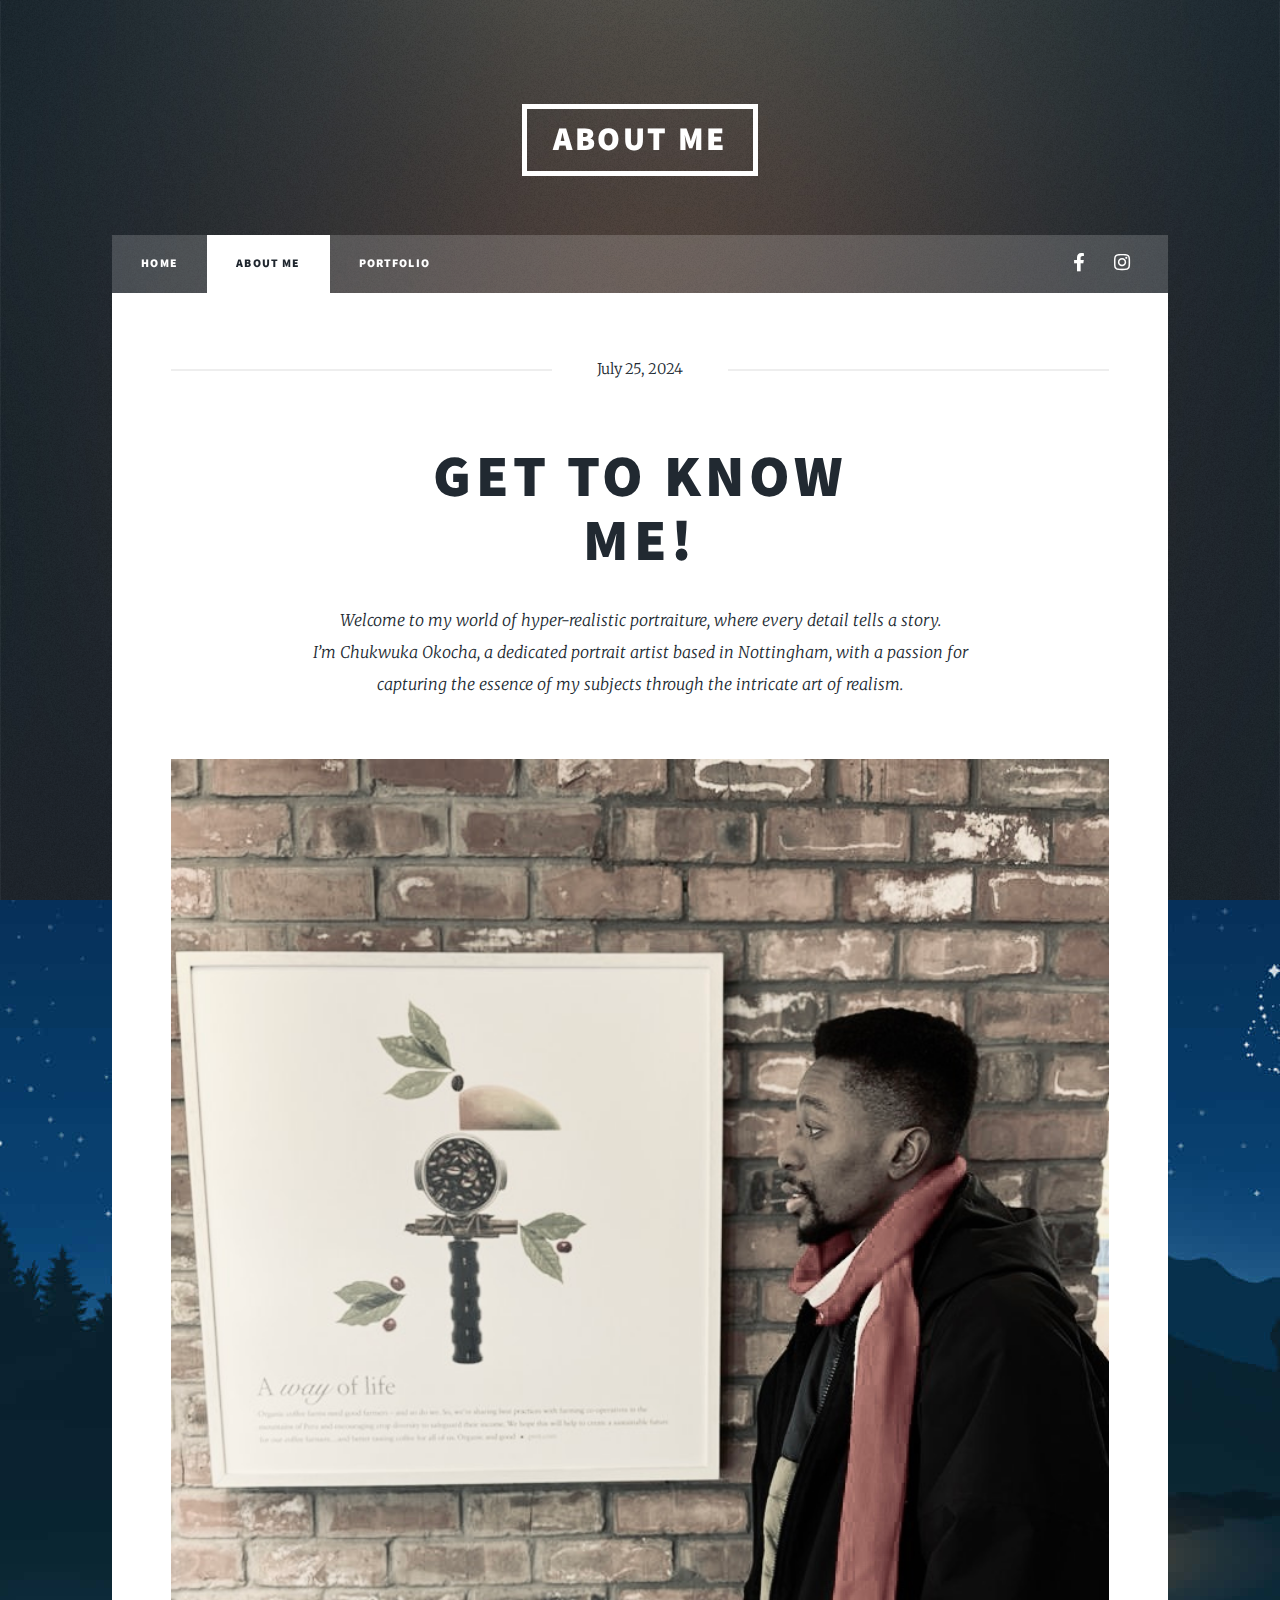
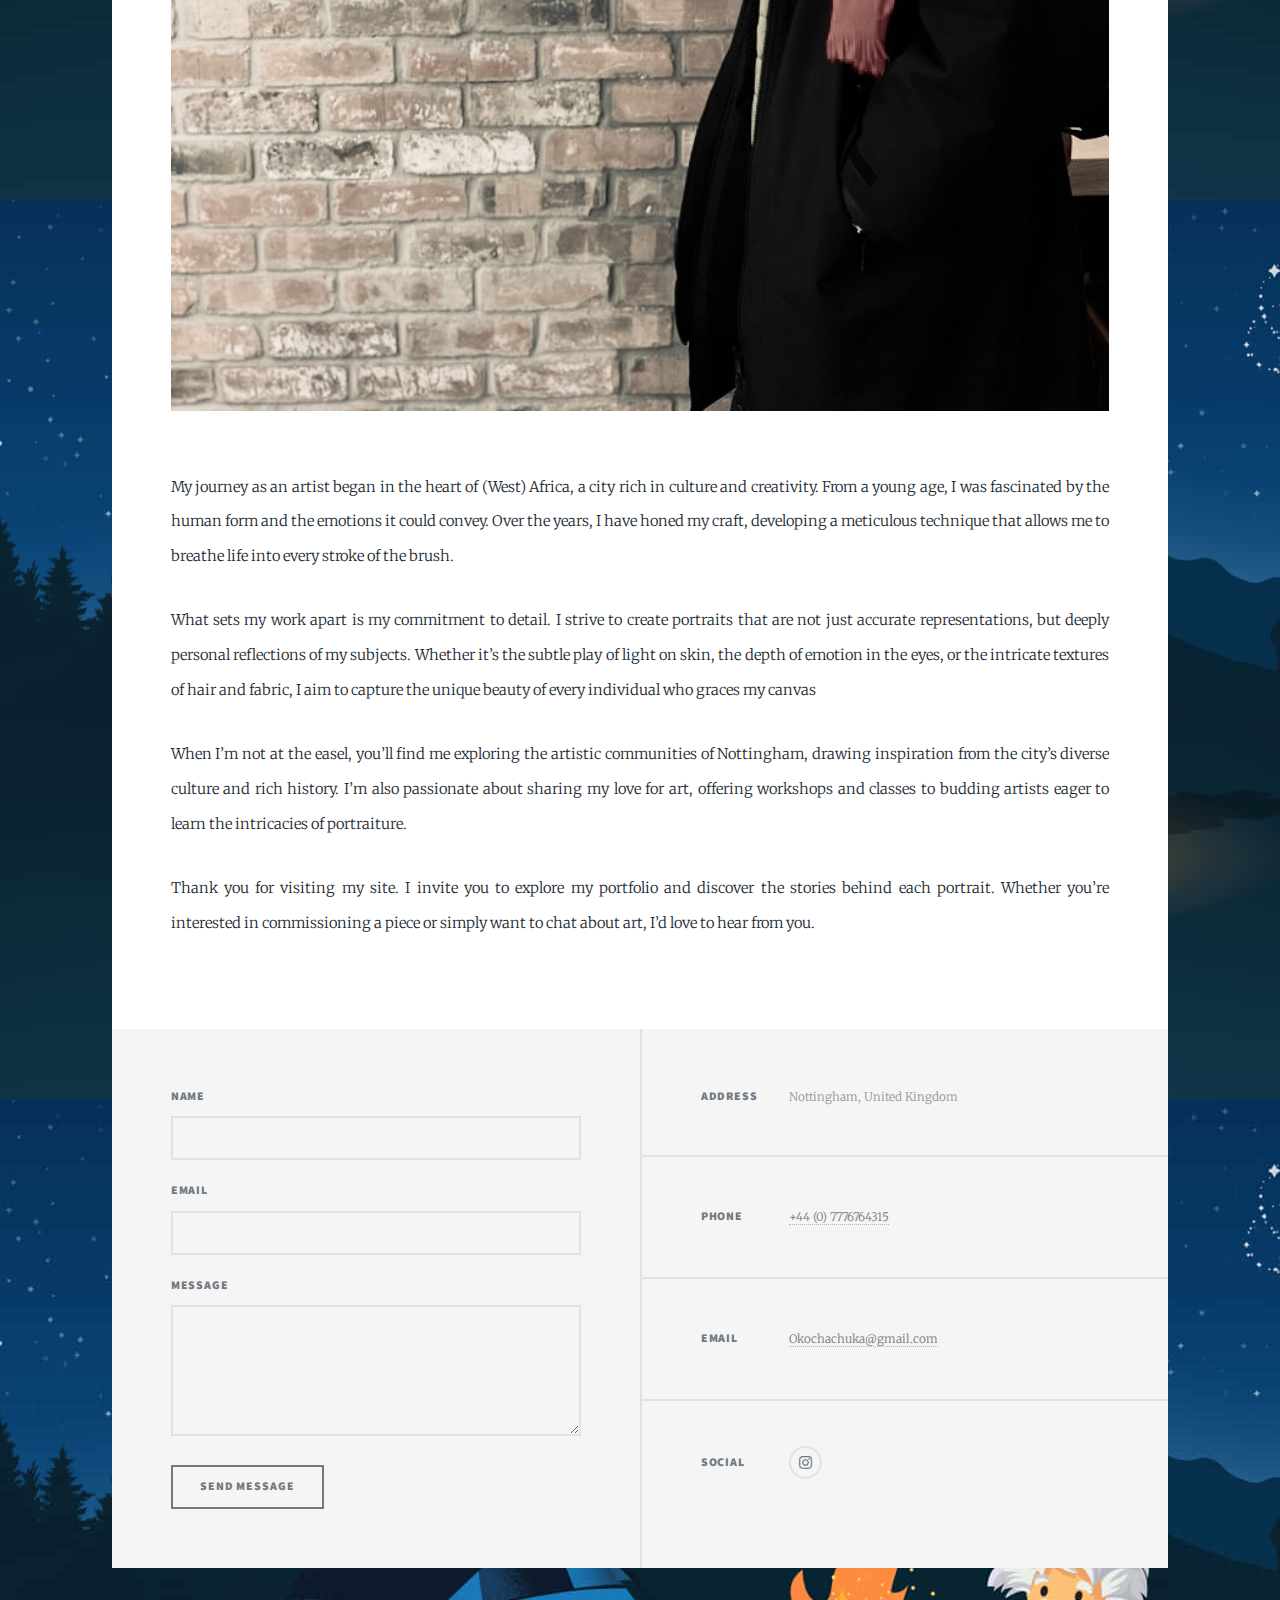
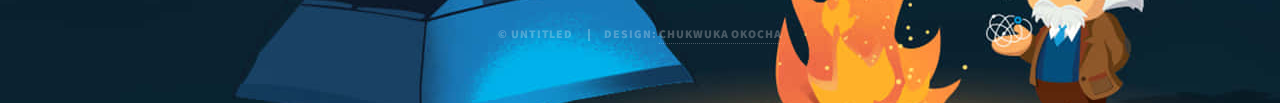
<file: about_me.html>
<!DOCTYPE HTML>
<!--
	Massively by HTML5 UP
	html5up.net | @ajlkn
	Free for personal and commercial use under the CCA 3.0 license (html5up.net/license)
-->
<html>
	<head>
		<title>Generic Page - Massively by HTML5 UP</title>
		<meta charset="utf-8" />
		<meta name="viewport" content="width=device-width, initial-scale=1, user-scalable=no" />
		<link rel="stylesheet" href="assets/css/main.css" />
		<noscript><link rel="stylesheet" href="assets/css/noscript.css" /></noscript>
	</head>
	<body class="is-preload">

		<!-- Wrapper -->
			<div id="wrapper">

				<!-- Header -->
					<header id="header">
						<a href="about_me.html" class="logo">About me</a>
					</header>

				<!-- Nav -->
					<nav id="nav">
						<ul class="links">
							<li><a href="index.html"> Home</a></li>
							<li class="active"><a href="about_me.html">About me</a></li>
							<li><a href="elements.html">Portfolio</a></li>
						</ul>
						<ul class="icons">
							<!-- <li><a href="#" class="icon brands fa-twitter"><span class="label">Twitter</span></a></li> -->
							<li><a href="#" class="icon brands fa-facebook-f"><span class="label">Facebook</span></a></li>
							<li><a href="https://www.instagram.com/cream_art91?igsh=MXIzZ2oxYmtvOGZlYg%3D%3D&utm_source=qr" class="icon brands fa-instagram"><span class="label">Instagram</span></a></li>
							<!-- <li><a href="#" class="icon brands fa-github"><span class="label">GitHub</span></a></li> -->
						</ul>
					</nav>

				<!-- Main -->
					<div id="main">

						<!-- Post -->
							<section class="post">
								<header class="major">
									<span class="date">July 25, 2024</span>
									<h1>Get to know<br />
									me!</h1>
									<p>Welcome to my world of hyper-realistic portraiture, where every detail tells a story.<br/> I’m Chukwuka Okocha, a dedicated portrait artist based in Nottingham, with a passion for<br/> capturing the essence of my subjects through the intricate art of realism.<br />
									</p>
								</header>
								<div class="image main"><img src="images/chuka.jpeg" alt="" /></div>
								<p>My journey as an artist began in the heart of (West) Africa, a city rich in culture and creativity. From a young age, I was fascinated by the human form and the emotions it could convey. Over the years, I have honed my craft, developing a meticulous technique that allows me to breathe life into every stroke of the brush.</p>

								<p>What sets my work apart is my commitment to detail. I strive to create portraits that are not just accurate representations, but deeply personal reflections of my subjects. Whether it’s the subtle play of light on skin, the depth of emotion in the eyes, or the intricate textures of hair and fabric, I aim to capture the unique beauty of every individual who graces my canvas</p>
								
								<p>
									When I’m not at the easel, you’ll find me exploring the artistic communities of Nottingham, drawing inspiration from the city’s diverse culture and rich history. I’m also passionate about sharing my love for art, offering workshops and classes to budding artists eager to learn the intricacies of portraiture.</p>

								<p>Thank you for visiting my site. I invite you to explore my portfolio and discover the stories behind each portrait. Whether you’re interested in commissioning a piece or simply want to chat about art, I’d love to hear from you.
								</p>
							</section>

					</div>

				<!-- Footer -->
					<footer id="footer">
						<section>
							<form method="post" action="#">
								<div class="fields">
									<div class="field">
										<label for="name">Name</label>
										<input type="text" name="name" id="name" />
									</div>
									<div class="field">
										<label for="email">Email</label>
										<input type="text" name="email" id="email" />
									</div>
									<div class="field">
										<label for="message">Message</label>
										<textarea name="message" id="message" rows="3"></textarea>
									</div>
								</div>
								<ul class="actions">
									<li><input type="submit" value="Send Message" /></li>
								</ul>
							</form>
						</section>
						<section class="split contact">
							<section class="alt">
								<h3>Address</h3>
								<p>Nottingham, United Kingdom</p>
							</section>
							<section>
								<h3>Phone</h3>
								<p><a href="">+44 (0) 7776764315</a></p>
							</section>
							<section>
								<h3>Email</h3>
								<p><a href="#">Okochachuka@gmail.com</a></p>
							</section>
							<section>
								<h3>Social</h3>
								<ul class="icons alt">
									<!-- <li><a href="#" class="icon brands alt fa-twitter"><span class="label">Twitter</span></a></li>
									<li><a href="#" class="icon brands alt fa-facebook-f"><span class="label">Facebook</span></a></li> -->
									<li><a href="https://www.instagram.com/cream_art91?igsh=MXIzZ2oxYmtvOGZlYg%3D%3D&utm_source=qr" class="icon brands alt fa-instagram"><span class="label">Instagram</span></a></li>
									<!-- <li><a href="#" class="icon brands alt fa-github"><span class="label">GitHub</span></a></li> -->
								</ul>
							</section>
						</section>
					</footer>

				<!-- Copyright -->
					<div id="copyright">
						<ul><li>&copy; Untitled</li><li>Design: <a href="#">Chukwuka Okocha</a></li></ul>
					</div>

			</div>

		<!-- Scripts -->
			<script src="assets/js/jquery.min.js"></script>
			<script src="assets/js/jquery.scrollex.min.js"></script>
			<script src="assets/js/jquery.scrolly.min.js"></script>
			<script src="assets/js/browser.min.js"></script>
			<script src="assets/js/breakpoints.min.js"></script>
			<script src="assets/js/util.js"></script>
			<script src="assets/js/main.js"></script>

	</body>
</html>
</file>
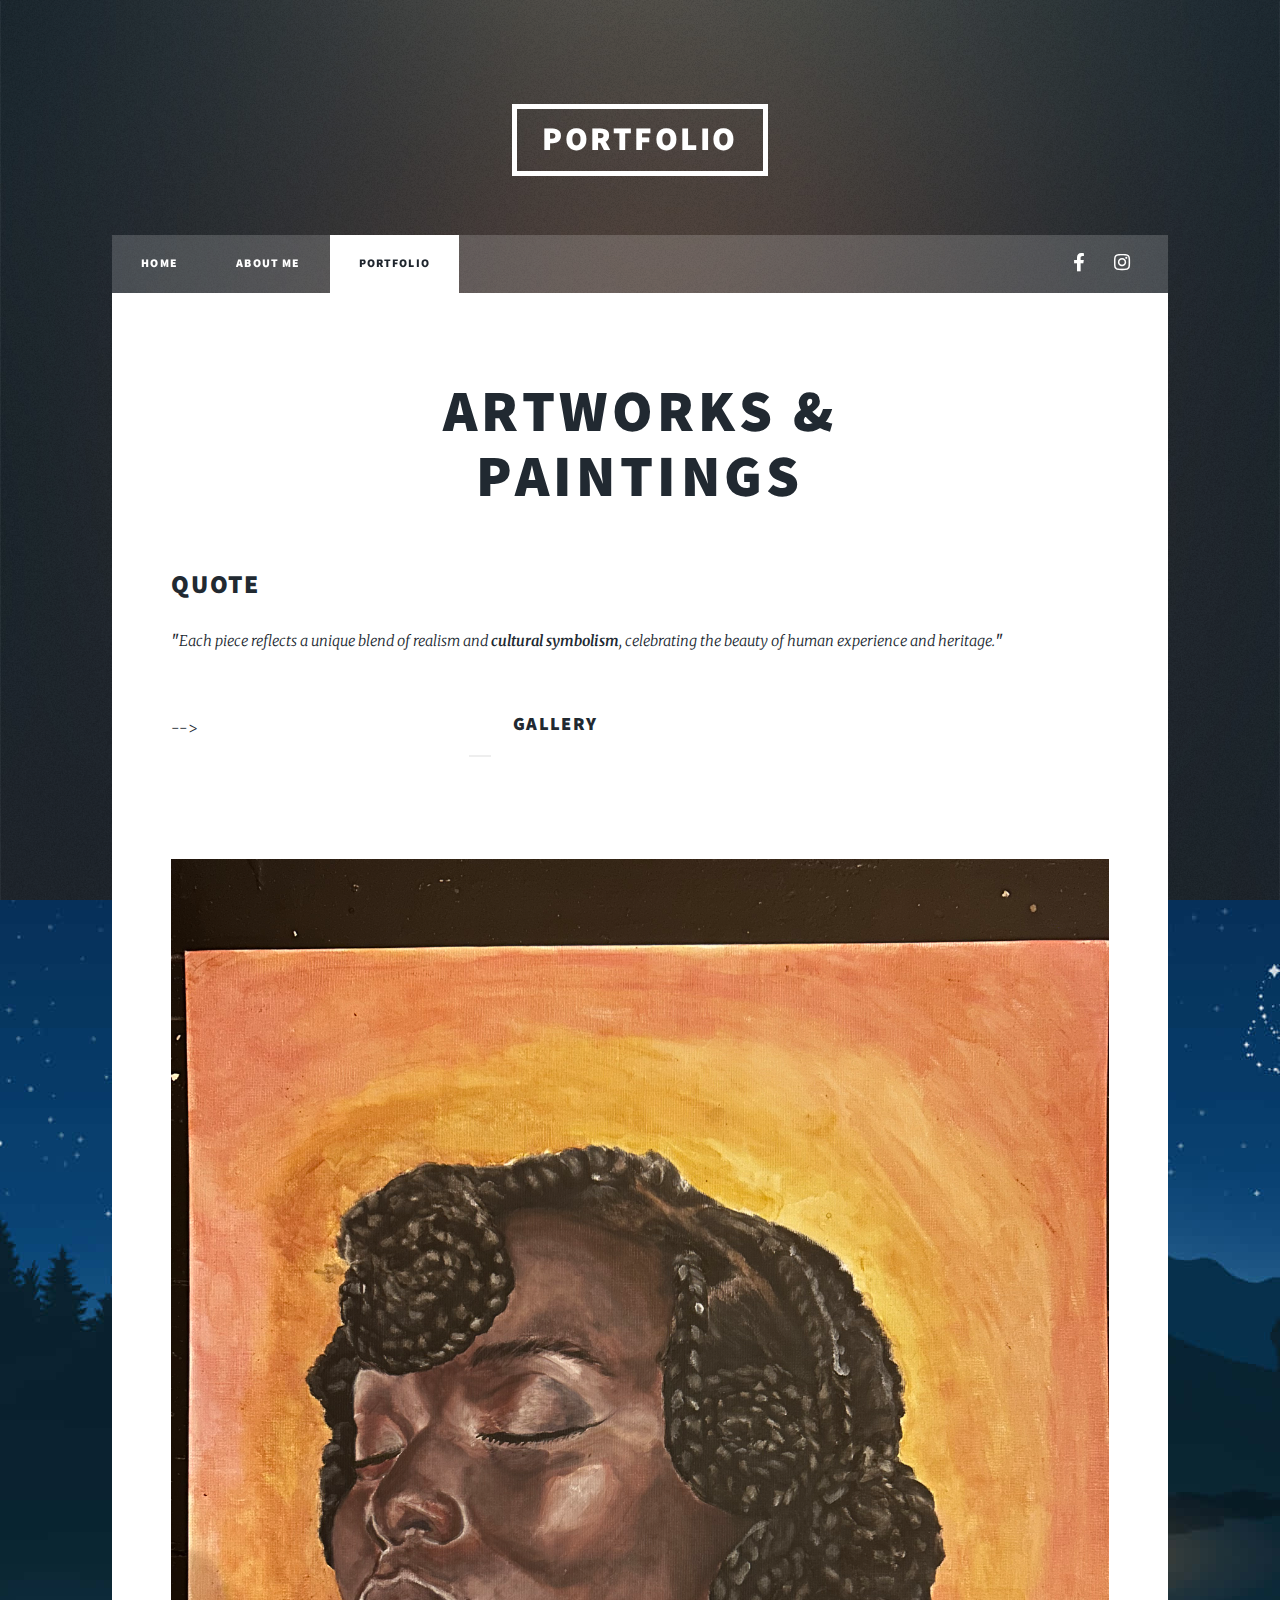
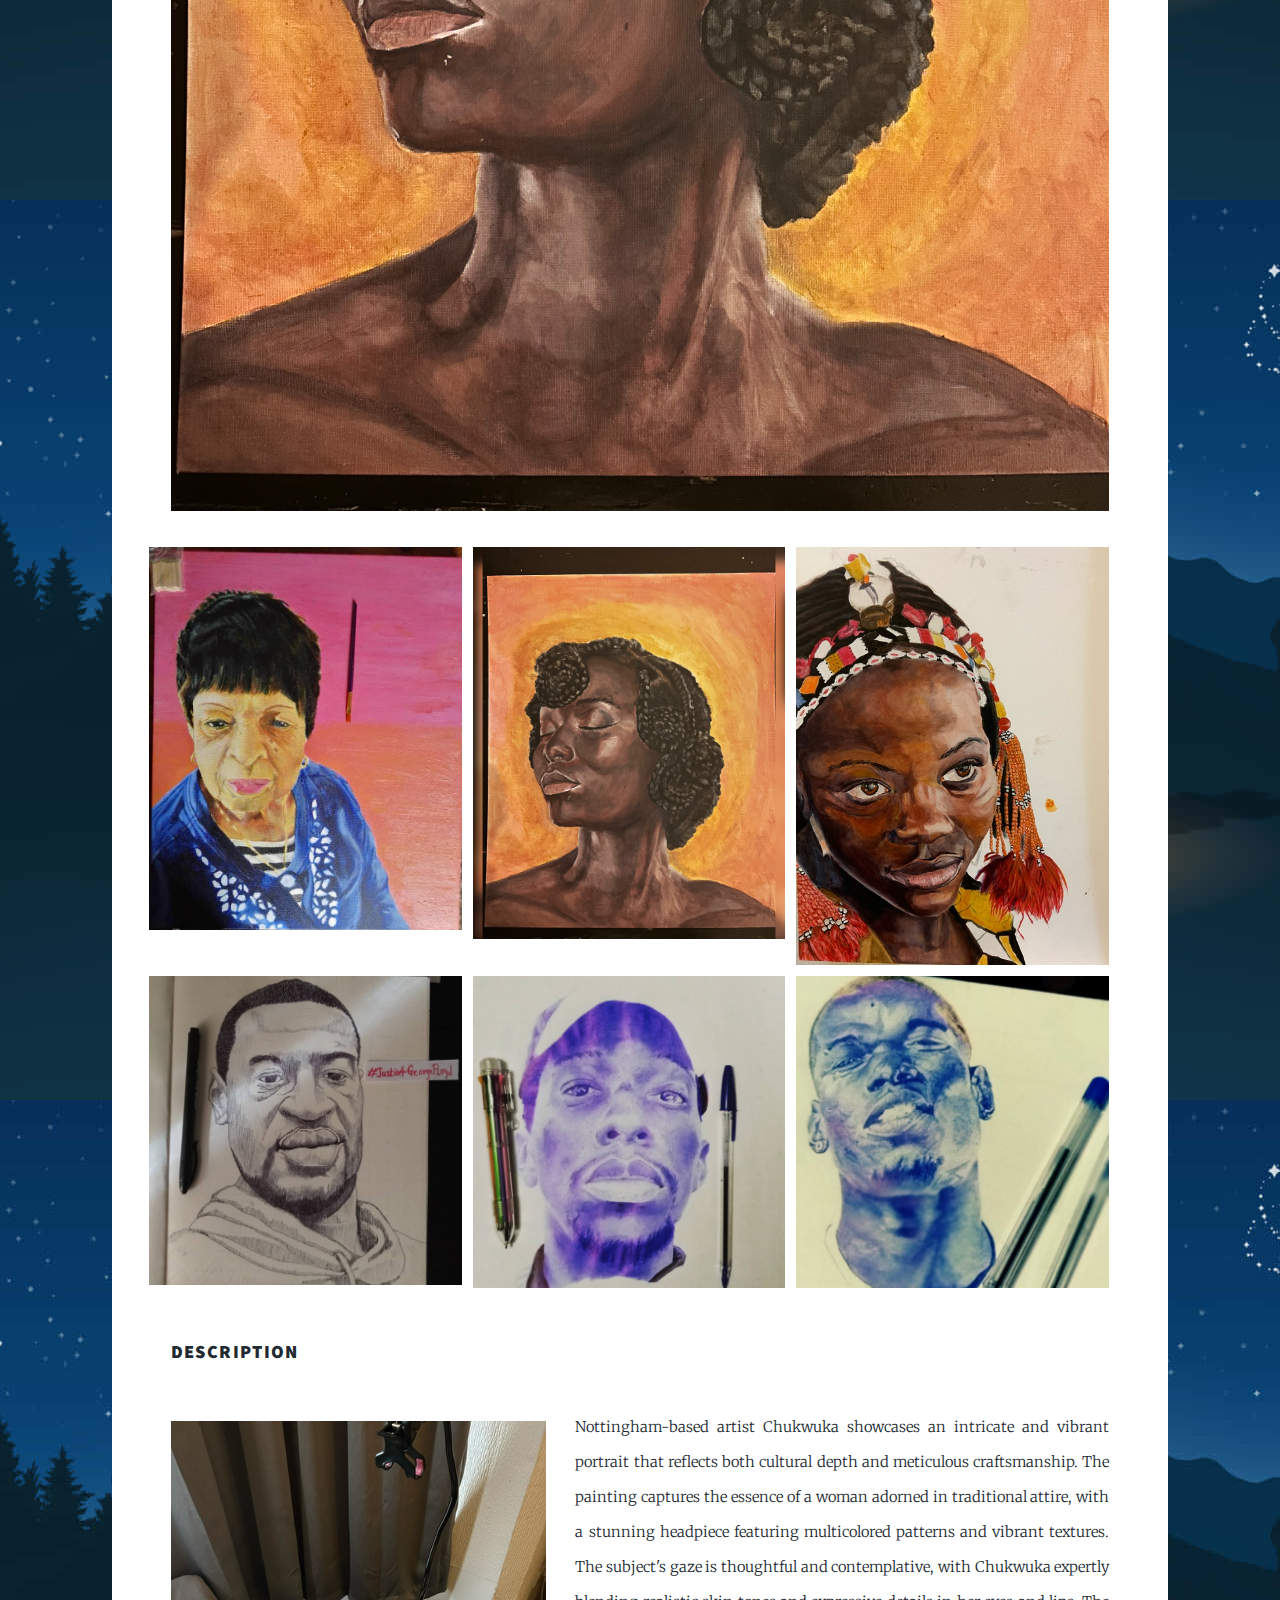
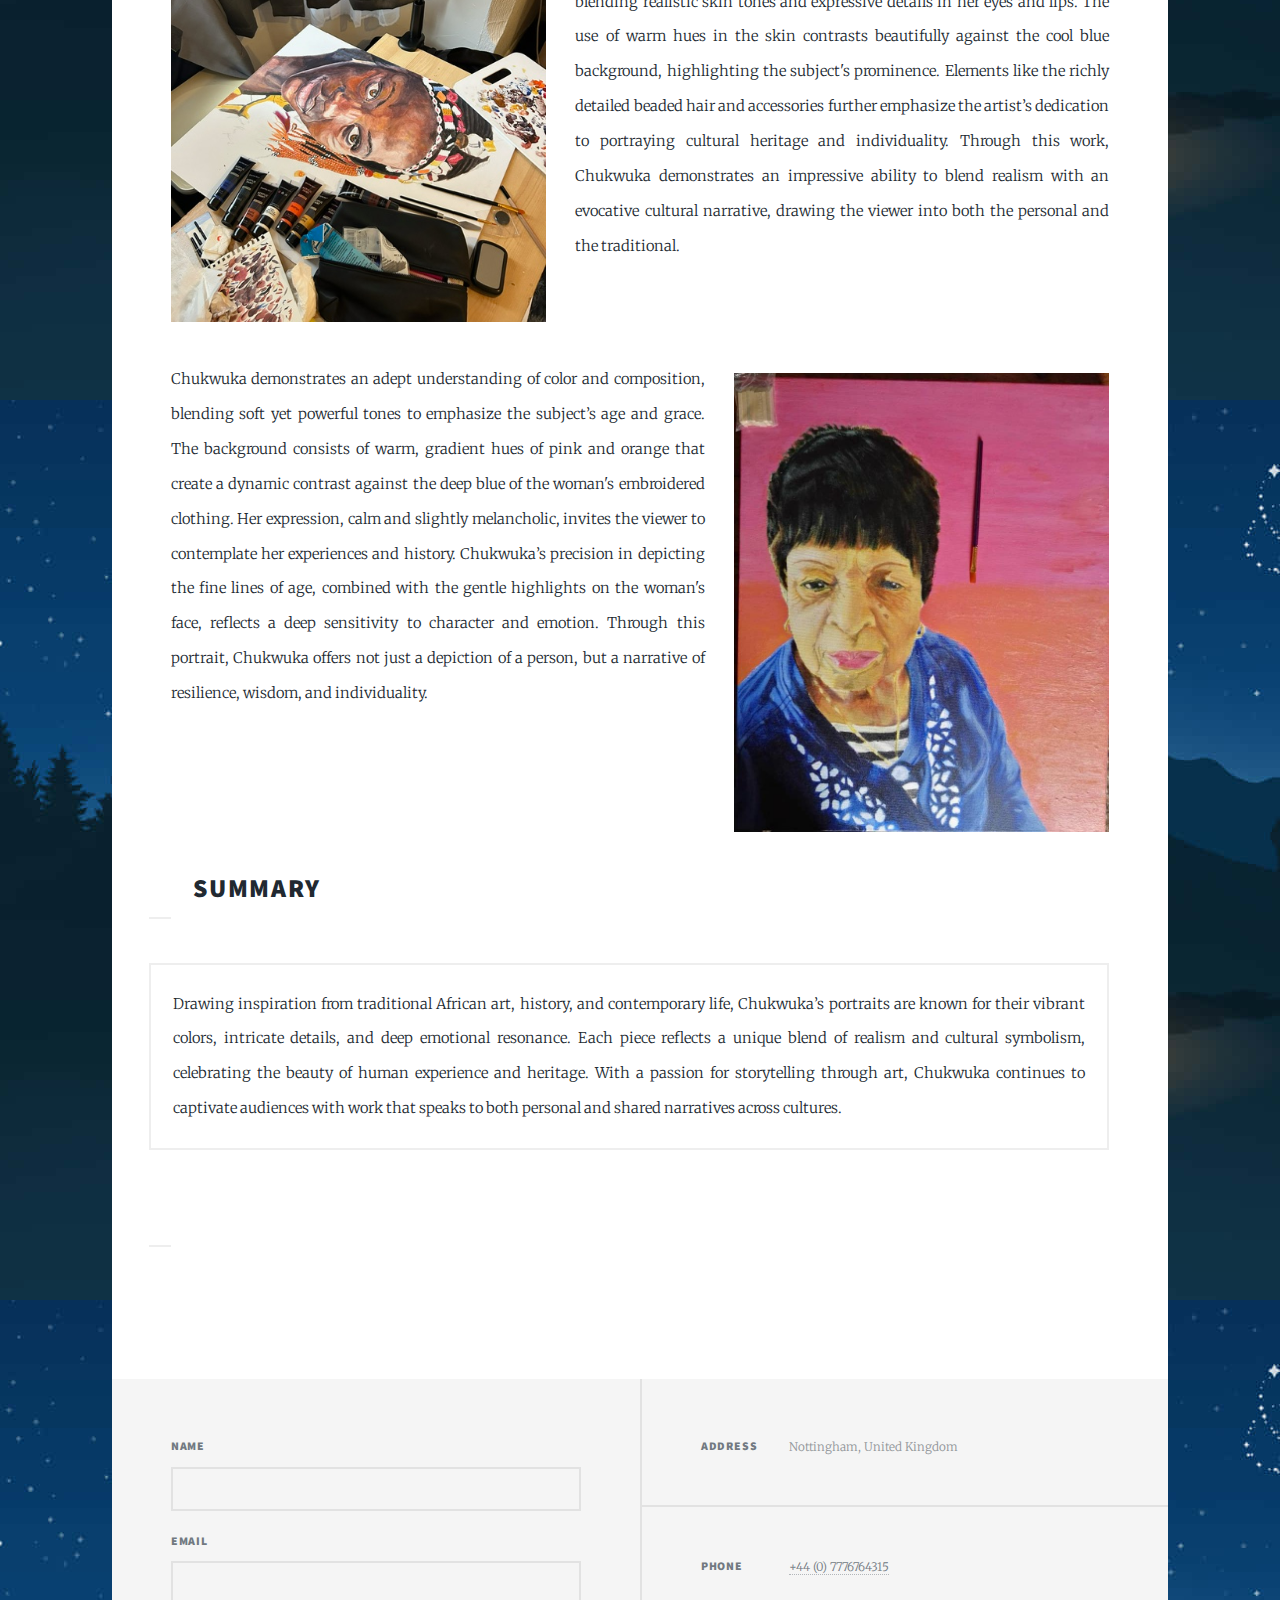
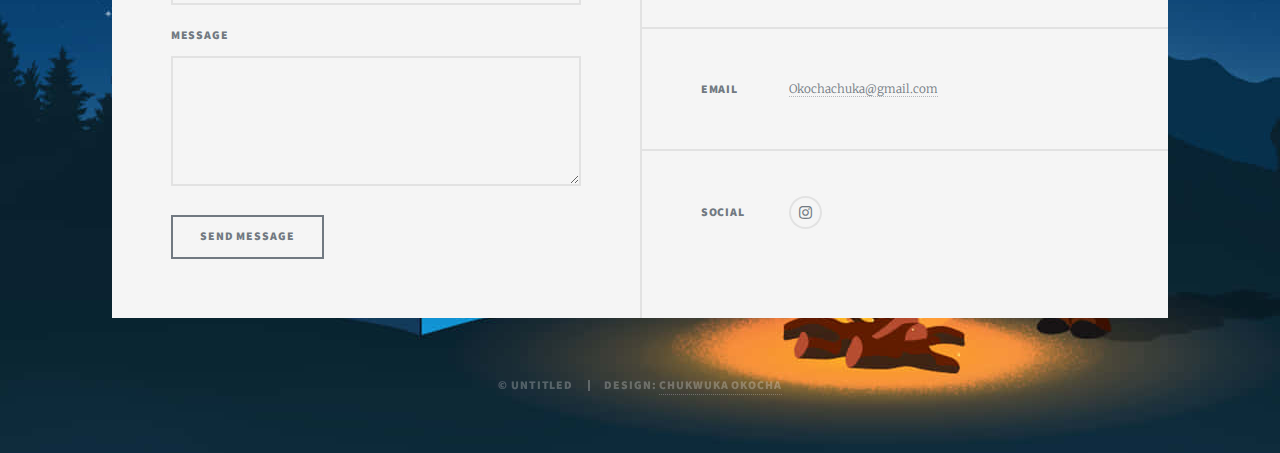
<file: elements.html>
<!DOCTYPE HTML>
<!--
	Massively by HTML5 UP
	html5up.net | @ajlkn
	Free for personal and commercial use under the CCA 3.0 license (html5up.net/license)
-->
<html>
	<head>
		<title>Elements Reference - Massively by HTML5 UP</title>
		<meta charset="utf-8" />
		<meta name="viewport" content="width=device-width, initial-scale=1, user-scalable=no" />
		<link rel="stylesheet" href="assets/css/main.css" />
		<noscript><link rel="stylesheet" href="assets/css/noscript.css" /></noscript>
	</head>
	<body class="is-preload">

		<!-- Wrapper1 -->
			<div id="wrapper">

				<!-- Header -->
					<header id="header">
						<a href="elements.html" class="logo">Portfolio</a>
					</header>

				<!-- Nav -->
					<nav id="nav">
						<ul class="links">
							<li><a href="index.html">Home</a></li>
							<li><a href="about_me.html">About me</a></li>
							<li class="active"><a href="elements.html">Portfolio</a></li>
						</ul>
						<ul class="icons">
							<!-- <li><a href="#" class="icon brands fa-twitter"><span class="label">Twitter</span></a></li> -->
							<li><a href="#" class="icon brands fa-facebook-f"><span class="label">Facebook</span></a></li>
							<li><a href="https://www.instagram.com/cream_art91?igsh=MXIzZ2oxYmtvOGZlYg%3D%3D&utm_source=qr" class="icon brands fa-instagram"><span class="label">Instagram</span></a></li>
							<!-- <li><a href="#" class="icon brands fa-github"><span class="label">GitHub</span></a></li> -->
						</ul>
					</nav>

				<!-- Main -->
					<div id="main">

						<!-- Post -->
							<section class="post">
								<header class="major">
									<h1>Artworks & <br>
									Paintings</h1>
								</header>

								<!-- Text stuff -->
									<h2>Quote</h2>
									<p><i><b>"</b></b>Each piece reflects a unique blend of realism and <b>cultural symbolism</b>, celebrating the beauty of human experience and heritage.<b>"</b> </i></p>
									<!-- <p>This is <b>bold</b> and this is <strong>strong</strong>. This is <i>italic</i> and this is <em>emphasized</em>.
									This is <sup>superscript</sup> text and this is <sub>subscript</sub> text.
									This is <u>underlined</u> and this is code: <code>for (;;) { ... }</code>.
									Finally, this is a <a href="#">link</a>.</p> -->
									<!-- <hr />
									<h2>Heading Level 2</h2>
									<h3>Heading Level 3</h3>
									<h4>Heading Level 4</h4>
									<h5>Heading Level 5</h5>
									<h6>Heading Level 6</h6>
									<hr />
									<header>
										<h2>Heading with a Subtitle</h2>
										<p>Lorem ipsum dolor sit amet nullam id egestas urna aliquam</p>
									</header>
									<p>Nunc lacinia ante nunc ac lobortis. Interdum adipiscing gravida odio porttitor sem non mi integer non faucibus ornare mi ut ante amet placerat aliquet. Volutpat eu sed ante lacinia sapien lorem accumsan varius montes viverra nibh in adipiscing blandit tempus accumsan.</p>
									<header>
										<h3>Heading with a Subtitle</h3>
										<p>Lorem ipsum dolor sit amet nullam id egestas urna aliquam</p>
									</header>
									<p>Nunc lacinia ante nunc ac lobortis. Interdum adipiscing gravida odio porttitor sem non mi integer non faucibus ornare mi ut ante amet placerat aliquet. Volutpat eu sed ante lacinia sapien lorem accumsan varius montes viverra nibh in adipiscing blandit tempus accumsan.</p>
									<header>
										<h4>Heading with a Subtitle</h4>
										<p>Lorem ipsum dolor sit amet nullam id egestas urna aliquam</p>
									</header>
									<p>Nunc lacinia ante nunc ac lobortis. Interdum adipiscing gravida odio porttitor sem non mi integer non faucibus ornare mi ut ante amet placerat aliquet. Volutpat eu sed ante lacinia sapien lorem accumsan varius montes viverra nibh in adipiscing blandit tempus accumsan.</p>

									<hr />

								<!-- Lists 
									<h2>Lists</h2>
									<div class="row">
										<div class="col-6 col-12-small">

											<h3>Unordered</h3>
											<ul>
												<li>Dolor pulvinar etiam.</li>
												<li>Sagittis lorem eleifend.</li>
												<li>Felis feugiat dolore viverra.</li>
												<li>Dolor pulvinar etiam.</li>
											</ul>

											<h3>Alternate</h3>
											<ul class="alt">
												<li>Dolor pulvinar etiam etiam.</li>
												<li>Sagittis adipiscing eleifend.</li>
												<li>Felis enim dolore viverra.</li>
												<li>Dolor pulvinar etiam etiam.</li>
											</ul>

										</div>
										<div class="col-6 col-12-small">

											<h3>Ordered</h3>
											<ol>
												<li>Dolor pulvinar etiam.</li>
												<li>Etiam vel felis at viverra.</li>
												<li>Felis enim feugiat magna.</li>
												<li>Etiam vel felis nullam.</li>
												<li>Felis enim et tempus.</li>
											</ol>

											<h3>Icons</h3>
											<ul class="icons">
												<li><a href="#" class="icon brands fa-twitter"><span class="label">Twitter</span></a></li>
												<li><a href="#" class="icon brands fa-facebook-f"><span class="label">Facebook</span></a></li>
												<li><a href="#" class="icon brands fa-instagram"><span class="label">Instagram</span></a></li>
												<li><a href="#" class="icon brands fa-github"><span class="label">Github</span></a></li>
												<li><a href="#" class="icon brands fa-dribbble"><span class="label">Dribbble</span></a></li>
											</ul>
											<ul class="icons alt">
												<li><a href="#" class="icon brands alt fa-twitter"><span class="label">Twitter</span></a></li>
												<li><a href="#" class="icon brands alt fa-facebook-f"><span class="label">Facebook</span></a></li>
												<li><a href="#" class="icon brands alt fa-instagram"><span class="label">Instagram</span></a></li>
												<li><a href="#" class="icon brands alt fa-github"><span class="label">Github</span></a></li>
												<li><a href="#" class="icon brands alt fa-dribbble"><span class="label">Dribbble</span></a></li>
											</ul>

										</div>
									</div>
									<h3>Definition</h3>
									<dl>
										<dt>Item 1</dt>
										<dd>
											<p>Lorem ipsum dolor vestibulum ante ipsum primis in faucibus vestibulum. Blandit adipiscing eu felis iaculis volutpat ac adipiscing accumsan eu faucibus. Integer ac pellentesque praesent.</p>
										</dd>
										<dt>Item 2</dt>
										<dd>
											<p>Lorem ipsum dolor vestibulum ante ipsum primis in faucibus vestibulum. Blandit adipiscing eu felis iaculis volutpat ac adipiscing accumsan eu faucibus. Integer ac pellentesque praesent.</p>
										</dd>
										<dt>Item 3</dt>
										<dd>
											<p>Lorem ipsum dolor vestibulum ante ipsum primis in faucibus vestibulum. Blandit adipiscing eu felis iaculis volutpat ac adipiscing accumsan eu faucibus. Integer ac pellentesque praesent.</p>
										</dd>
									</dl>

									<h3>Actions</h3>
									<ul class="actions">
										<li><a href="#" class="button primary">Primary</a></li>
										<li><a href="#" class="button">Default</a></li>
									</ul>
									<ul class="actions small">
										<li><a href="#" class="button primary small">Small</a></li>
										<li><a href="#" class="button small">Small</a></li>
									</ul>
									<div class="row">
										<div class="col-6 col-12-small">
											<ul class="actions stacked">
												<li><a href="#" class="button primary">Default</a></li>
												<li><a href="#" class="button">Default</a></li>
											</ul>
										</div>
										<div class="col-6 col-12-small">
											<ul class="actions stacked">
												<li><a href="#" class="button primary small">Small</a></li>
												<li><a href="#" class="button small">Small</a></li>
											</ul>
										</div>
									</div>
									<div class="row">
										<div class="col-6 col-12-small">
											<ul class="actions stacked">
												<li><a href="#" class="button primary fit">Default</a></li>
												<li><a href="#" class="button fit">Default</a></li>
											</ul>
										</div>
										<div class="col-6 col-12-small">
											<ul class="actions stacked">
												<li><a href="#" class="button primary small fit">Small</a></li>
												<li><a href="#" class="button small fit">Small</a></li>
											</ul>
										</div>
									</div>

									<hr />

								<!-- Blockquote -->
									<!-- <h2>Blockquote</h2>
									<blockquote>Fringilla nisl. Donec accumsan interdum nisi, quis tincidunt felis sagittis eget tempus euismod. Vestibulum ante ipsum primis in faucibus vestibulum. Blandit adipiscing eu felis iaculis volutpat ac adipiscing accumsan faucibus. Vestibulum ante ipsum primis in faucibus vestibulum. Blandit adipiscing eu felis.</blockquote>

									<hr />  -->

								<!-- Table -->
									<!-- <h2>Table</h2>

									<h3>Default</h3>
									<div class="table-wrapper">
										<table>
											<thead>
												<tr>
													<th>Name</th>
													<th>Description</th>
													<th>Price</th>
												</tr>
											</thead>
											<tbody>
												<tr>
													<td>Item 1</td>
													<td>Ante turpis integer aliquet porttitor.</td>
													<td>29.99</td>
												</tr>
												<tr>
													<td>Item 2</td>
													<td>Vis ac commodo adipiscing arcu aliquet.</td>
													<td>19.99</td>
												</tr>
												<tr>
													<td>Item 3</td>
													<td> Morbi faucibus arcu accumsan lorem.</td>
													<td>29.99</td>
												</tr>
												<tr>
													<td>Item 4</td>
													<td>Vitae integer tempus condimentum.</td>
													<td>19.99</td>
												</tr>
												<tr>
													<td>Item 5</td>
													<td>Ante turpis integer aliquet porttitor.</td>
													<td>29.99</td>
												</tr>
											</tbody>
											<tfoot>
												<tr>
													<td colspan="2"></td>
													<td>100.00</td>
												</tr>
											</tfoot>
										</table>
									</div>

									<h3>Alternate</h3>
									<div class="table-wrapper">
										<table class="alt">
											<thead>
												<tr>
													<th>Name</th>
													<th>Description</th>
													<th>Price</th>
												</tr>
											</thead>
											<tbody>
												<tr>
													<td>Item 1</td>
													<td>Ante turpis integer aliquet porttitor.</td>
													<td>29.99</td>
												</tr>
												<tr>
													<td>Item 2</td>
													<td>Vis ac commodo adipiscing arcu aliquet.</td>
													<td>19.99</td>
												</tr>
												<tr>
													<td>Item 3</td>
													<td> Morbi faucibus arcu accumsan lorem.</td>
													<td>29.99</td>
												</tr>
												<tr>
													<td>Item 4</td>
													<td>Vitae integer tempus condimentum.</td>
													<td>19.99</td>
												</tr>
												<tr>
													<td>Item 5</td>
													<td>Ante turpis integer aliquet porttitor.</td>
													<td>29.99</td>
												</tr>
											</tbody>
											<tfoot>
												<tr>
													<td colspan="2"></td>
													<td>100.00</td>
												</tr>
											</tfoot>
										</table>
									</div>

									<hr /> -->

								<!-- Buttons -->
									<!-- <h2>Buttons</h2>
									<ul class="actions">
										<li><a href="#" class="button primary">Primary</a></li>
										<li><a href="#" class="button">Default</a></li>
									</ul>
									<ul class="actions">
										<li><a href="#" class="button primary large">Large</a></li>
										<li><a href="#" class="button">Default</a></li>
										<li><a href="#" class="button small">Small</a></li>
									</ul>
									<ul class="actions fit">
										<li><a href="#" class="button primary fit">Fit</a></li>
										<li><a href="#" class="button fit">Fit</a></li>
									</ul>
									<ul class="actions fit small">
										<li><a href="#" class="button primary fit small">Fit + Small</a></li>
										<li><a href="#" class="button fit small">Fit + Small</a></li>
									</ul>
									<ul class="actions">
										<li><a href="#" class="button primary icon solid fa-search">Icon</a></li>
										<li><a href="#" class="button icon solid fa-download">Icon</a></li>
									</ul>
									<ul class="actions">
										<li><span class="button primary disabled">Primary</span></li>
										<li><span class="button disabled">Default</span></li>
									</ul>

									<hr />

								<!-- Form -->
									<!-- <h2>Form</h2> -->

									<form method="post" action="#">
										<div class="row gtr-uniform">
											<!-- <div class="col-6 col-12-xsmall">
												<input type="text" name="demo-name" id="demo-name" value="" placeholder="Name" />
											</div>
											<div class="col-6 col-12-xsmall">
												<input type="email" name="demo-email" id="demo-email" value="" placeholder="Email" />
											</div> -->
											<!-- Break -->
											<div class="col-12">
												<!-- <select name="demo-category" id="demo-category">
													<option value="">- Category -</option>
													<option value="1">Manufacturing</option>
													<option value="1">Shipping</option>
													<option value="1">Administration</option>
													<option value="1">Human Resources</option>
												</select> -->
											</div>
											<!-- Break -->
											<div class="col-4 col-12-small">
												<!-- <input type="radio" id="demo-priority-low" name="demo-priority" checked>
												<label for="demo-priority-low">Low</label>
											</div>
											<div class="col-4 col-12-small">
												<input type="radio" id="demo-priority-normal" name="demo-priority">
												<label for="demo-priority-normal">Normal</label>
											</div>
											<div class="col-4 col-12-small">
												<input type="radio" id="demo-priority-high" name="demo-priority">
												<label for="demo-priority-high">High</label>
											</div>
											<!-- Break -->
											<div class="col-6 col-12-small">
												<!-- <input type="checkbox" id="demo-copy" name="demo-copy">
												<label for="demo-copy">Email me a copy</label> -->
											</div>
											<div class="col-6 col-12-small">
												<!-- <input type="checkbox" id="demo-human" name="demo-human" checked>
												<label for="demo-human">I am a human</label> --> -->
											</div>
											<!-- Break -->
											<div class="col-12">
												<!-- <textarea name="demo-message" id="demo-message" placeholder="Enter your message" rows="6"></textarea> -->
											</div>
											<!-- Break -->
											<div class="col-12">
												<ul class="actions">
													<!-- <li><input type="submit" value="Send Message" class="primary" /></li>
													<li><input type="reset" value="Reset" /></li> -->
												</ul>
											</div>
										</div>
									</form>

									<hr/> 

								<!-- Image -->
									<!-- <h2>Image</h2> -->

									<h3>Gallery</h3> 
									<span class="image fit"><img src="images/black_woman_painting.jpg" alt="" /></span>
									<div class="box alt">
										<div class="row gtr-50 gtr-uniform">
											<div class="col-4"><span class="image fit"><img src="images/grandma_portrait.JPG" alt="" /></span></div>
											<div class="col-4"><span class="image fit"><img src="images/black_woman_painting22.jpg" alt="" /></span></div>
											<div class="col-4"><span class="image fit"><img src="images/black_girl_beads_portraits.jpeg" alt="" /></span></div>
											<!-- Break -->
											<div class="col-4"><span class="image fit"><img src="images/goergeFloyd.jpg" alt="" /></span></div>
											<div class="col-4"><span class="image fit"><img src="images/chukapenArt.jpg" alt="" /></span></div>
											<div class="col-4"><span class="image fit"><img src="images/pogba.jpg" alt="" /></span></div>
											<!-- Break -->
											<!-- <div class="col-4"><span class="image fit"><img src="images/pic03.jpg" alt="" /></span></div>
											<div class="col-4"><span class="image fit"><img src="images/pic04.jpg" alt="" /></span></div>
											<div class="col-4"><span class="image fit"><img src="images/pic02.jpg" alt="" /></span></div> -->
										</div>
									</div>

									<h3>Description  </h3>
									<p><span class="image left"><img src="images/art_table.jpeg" alt="" /></span>Nottingham-based artist Chukwuka showcases an intricate and vibrant portrait that reflects both cultural depth and meticulous craftsmanship. The painting captures the essence of a woman adorned in traditional attire, with a stunning headpiece featuring multicolored patterns and vibrant textures. The subject's gaze is thoughtful and contemplative, with Chukwuka expertly blending realistic skin tones and expressive details in her eyes and lips. The use of warm hues in the skin contrasts beautifully against the cool blue background, highlighting the subject's prominence. Elements like the richly detailed beaded hair and accessories further emphasize the artist’s dedication to portraying cultural heritage and individuality. Through this work, Chukwuka demonstrates an impressive ability to blend realism with an evocative cultural narrative, drawing the viewer into both the personal and the traditional.</p>
									<p><span class="image right"><img src="images/grandma_portrait.JPG" alt="" /></span> Chukwuka demonstrates an adept understanding of color and composition, blending soft yet powerful tones to emphasize the subject’s age and grace. The background consists of warm, gradient hues of pink and orange that create a dynamic contrast against the deep blue of the woman's embroidered clothing. Her expression, calm and slightly melancholic, invites the viewer to contemplate her experiences and history. Chukwuka’s precision in depicting the fine lines of age, combined with the gentle highlights on the woman's face, reflects a deep sensitivity to character and emotion. Through this portrait, Chukwuka offers not just a depiction of a person, but a narrative of resilience, wisdom, and individuality.</p>

									<hr />

								<!-- Box -->
									<h2>Summary</h2>
									<div class="box">
										<p> Drawing inspiration from traditional African art, history, and contemporary life, Chukwuka’s portraits are known for their vibrant colors, intricate details, and deep emotional resonance. Each piece reflects a unique blend of realism and cultural symbolism, celebrating the beauty of human experience and heritage. With a passion for storytelling through art, Chukwuka continues to captivate audiences with work that speaks to both personal and shared narratives across cultures.</p>
									</div>

									<hr />

								<!-- Preformatted Code -->
									<!-- <h2>Preformatted</h2>
									<pre><code>i = 0;

while (!deck.isInOrder()) {
    print 'Iteration ' + i;
    deck.shuffle();
    i++;
}

print 'It took ' + i + ' iterations to sort the deck.'; -->
</code></pre>

							</section>

					</div>

				<!-- Footer -->
				<footer id="footer">
					<section>
						<form method="post" action="#">
							<div class="fields">
								<div class="field">
									<label for="name">Name</label>
									<input type="text" name="name" id="name" />
								</div>
								<div class="field">
									<label for="email">Email</label>
									<input type="text" name="email" id="email" />
								</div>
								<div class="field">
									<label for="message">Message</label>
									<textarea name="message" id="message" rows="3"></textarea>
								</div>
							</div>
							<ul class="actions">
								<li><input type="submit" value="Send Message" /></li>
							</ul>
						</form>
					</section>
					<section class="split contact">
						<section class="alt">
							<h3>Address</h3>
							<p>Nottingham, United Kingdom</p>
						</section>
						<section>
							<h3>Phone</h3>
							<p><a href="">+44 (0) 7776764315</a></p>
						</section>
						<section>
							<h3>Email</h3>
							<p><a href="#">Okochachuka@gmail.com</a></p>
						</section>
						<section>
								<h3>Social</h3>
								<ul class="icons alt">
									<!-- <li><a href="#" class="icon brands alt fa-twitter"><span class="label">Twitter</span></a></li>
									<li><a href="#" class="icon brands alt fa-facebook-f"><span class="label">Facebook</span></a></li> -->
									<li><a href="https://www.instagram.com/cream_art91?igsh=MXIzZ2oxYmtvOGZlYg%3D%3D&utm_source=qr" class="icon brands alt fa-instagram"><span class="label">Instagram</span></a></li>
									<!-- <li><a href="#" class="icon brands alt fa-github"><span class="label">GitHub</span></a></li> -->
								</ul>
							</section>
						</section>
					</footer>

				<!-- Copyright -->
					<div id="copyright">
						<ul><li>&copy; Untitled</li><li>Design: <a href="#">Chukwuka Okocha</a></li></ul>
					</div>

			</div>

		<!-- Scripts -->
			<script src="assets/js/jquery.min.js"></script>
			<script src="assets/js/jquery.scrollex.min.js"></script>
			<script src="assets/js/jquery.scrolly.min.js"></script>
			<script src="assets/js/browser.min.js"></script>
			<script src="assets/js/breakpoints.min.js"></script>
			<script src="assets/js/util.js"></script>
			<script src="assets/js/main.js"></script>

	</body>
</html>
</file>
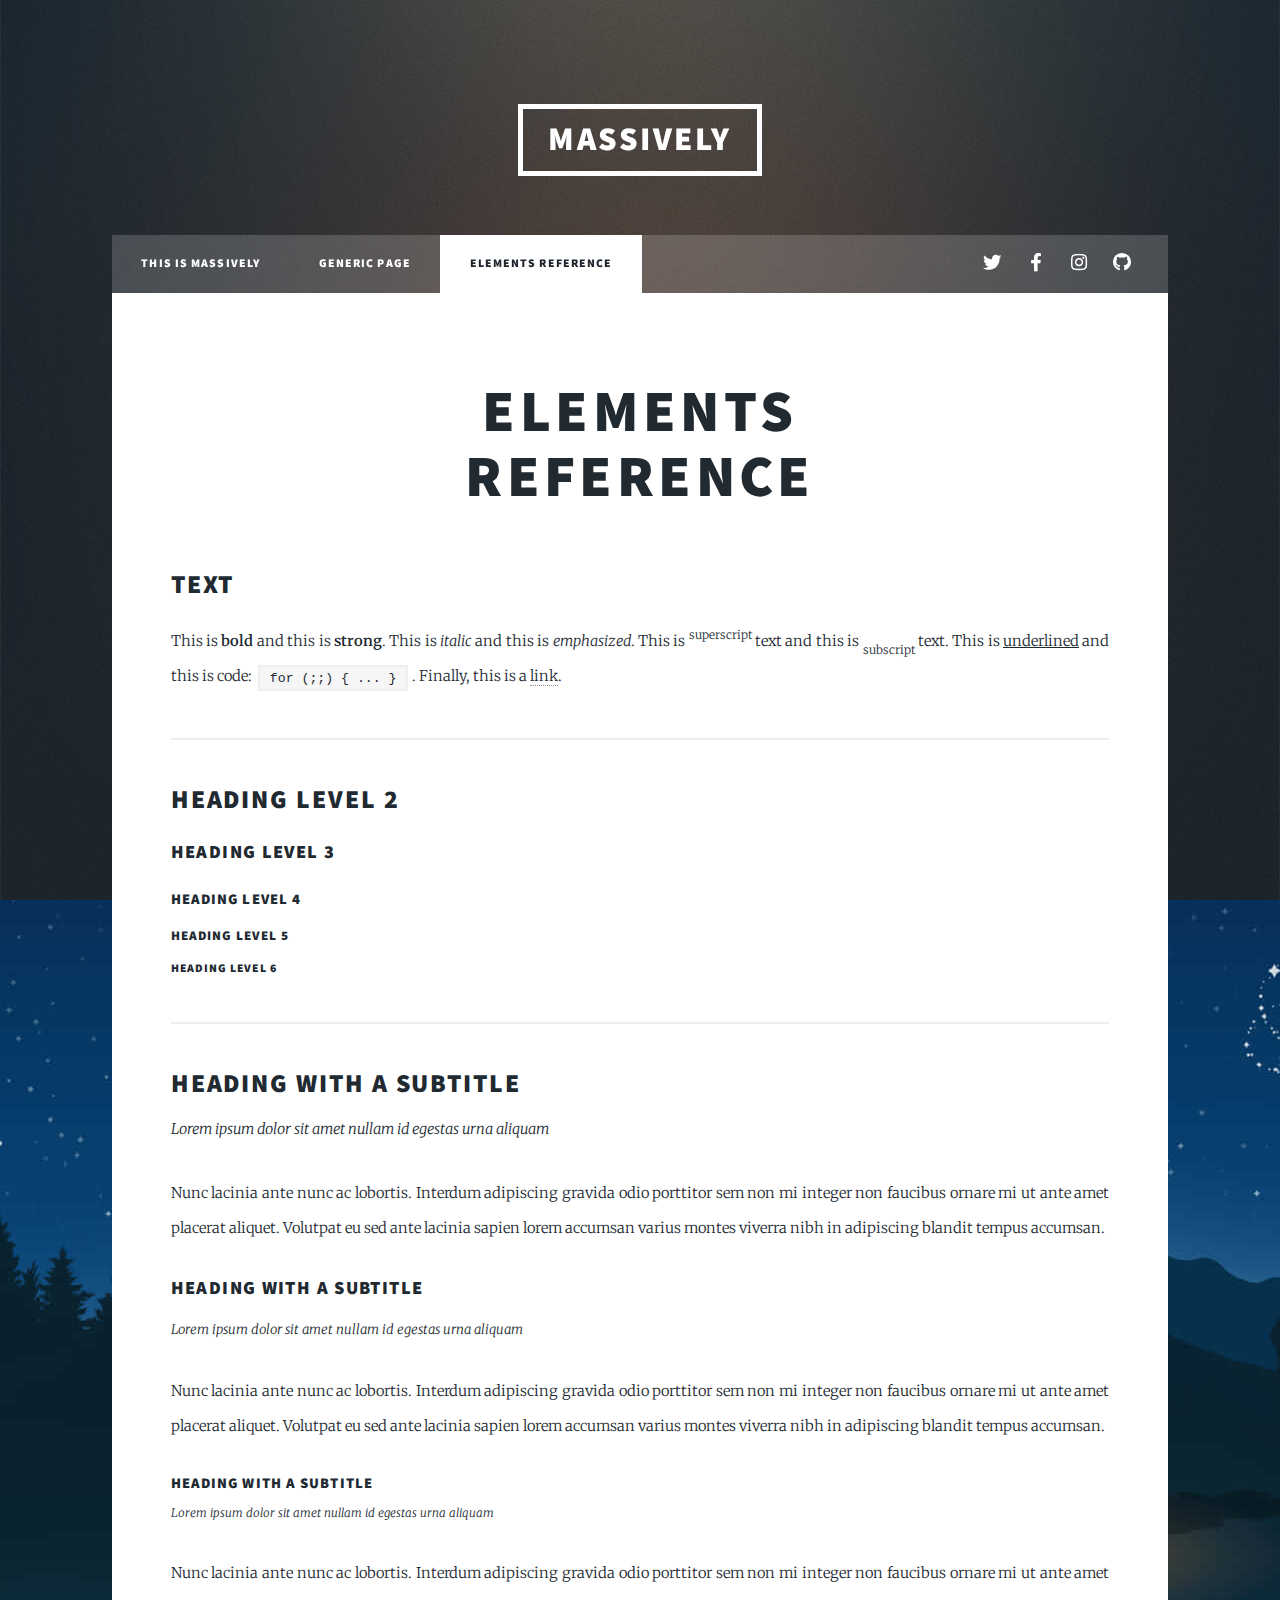
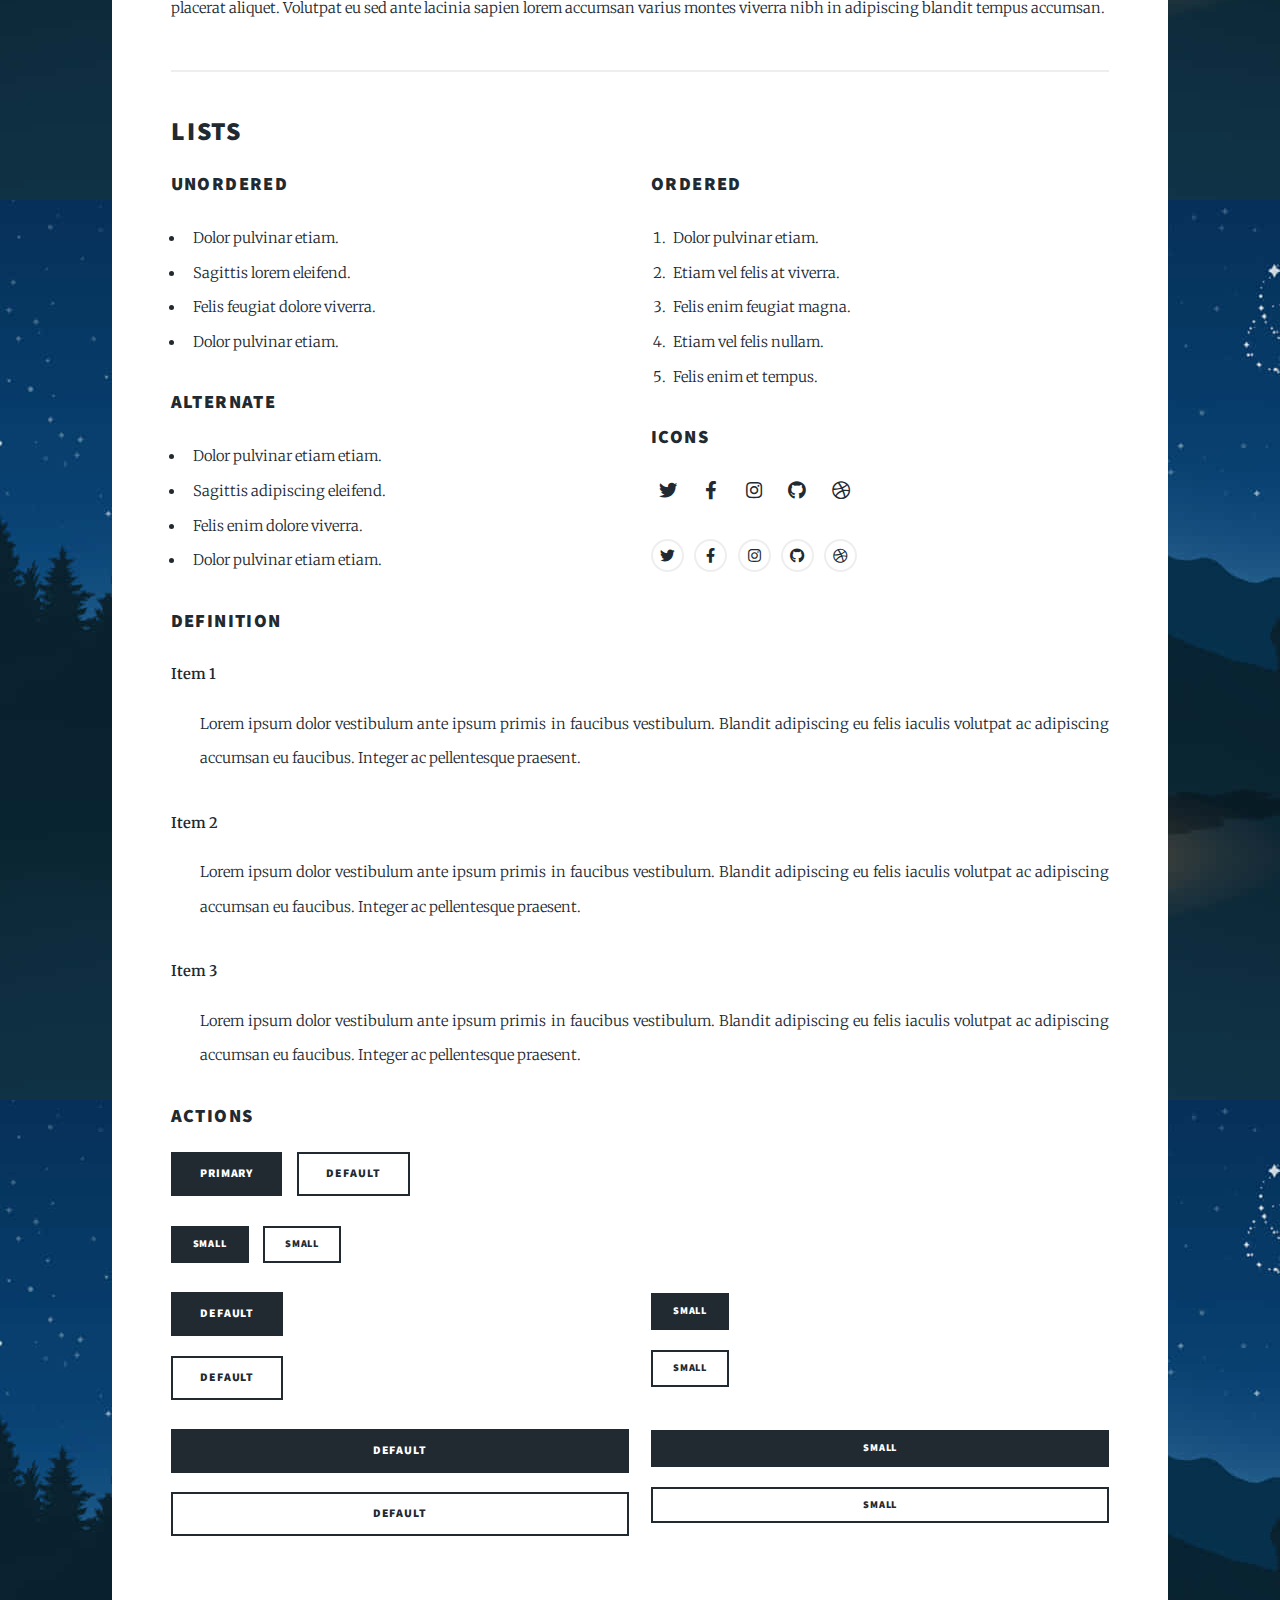
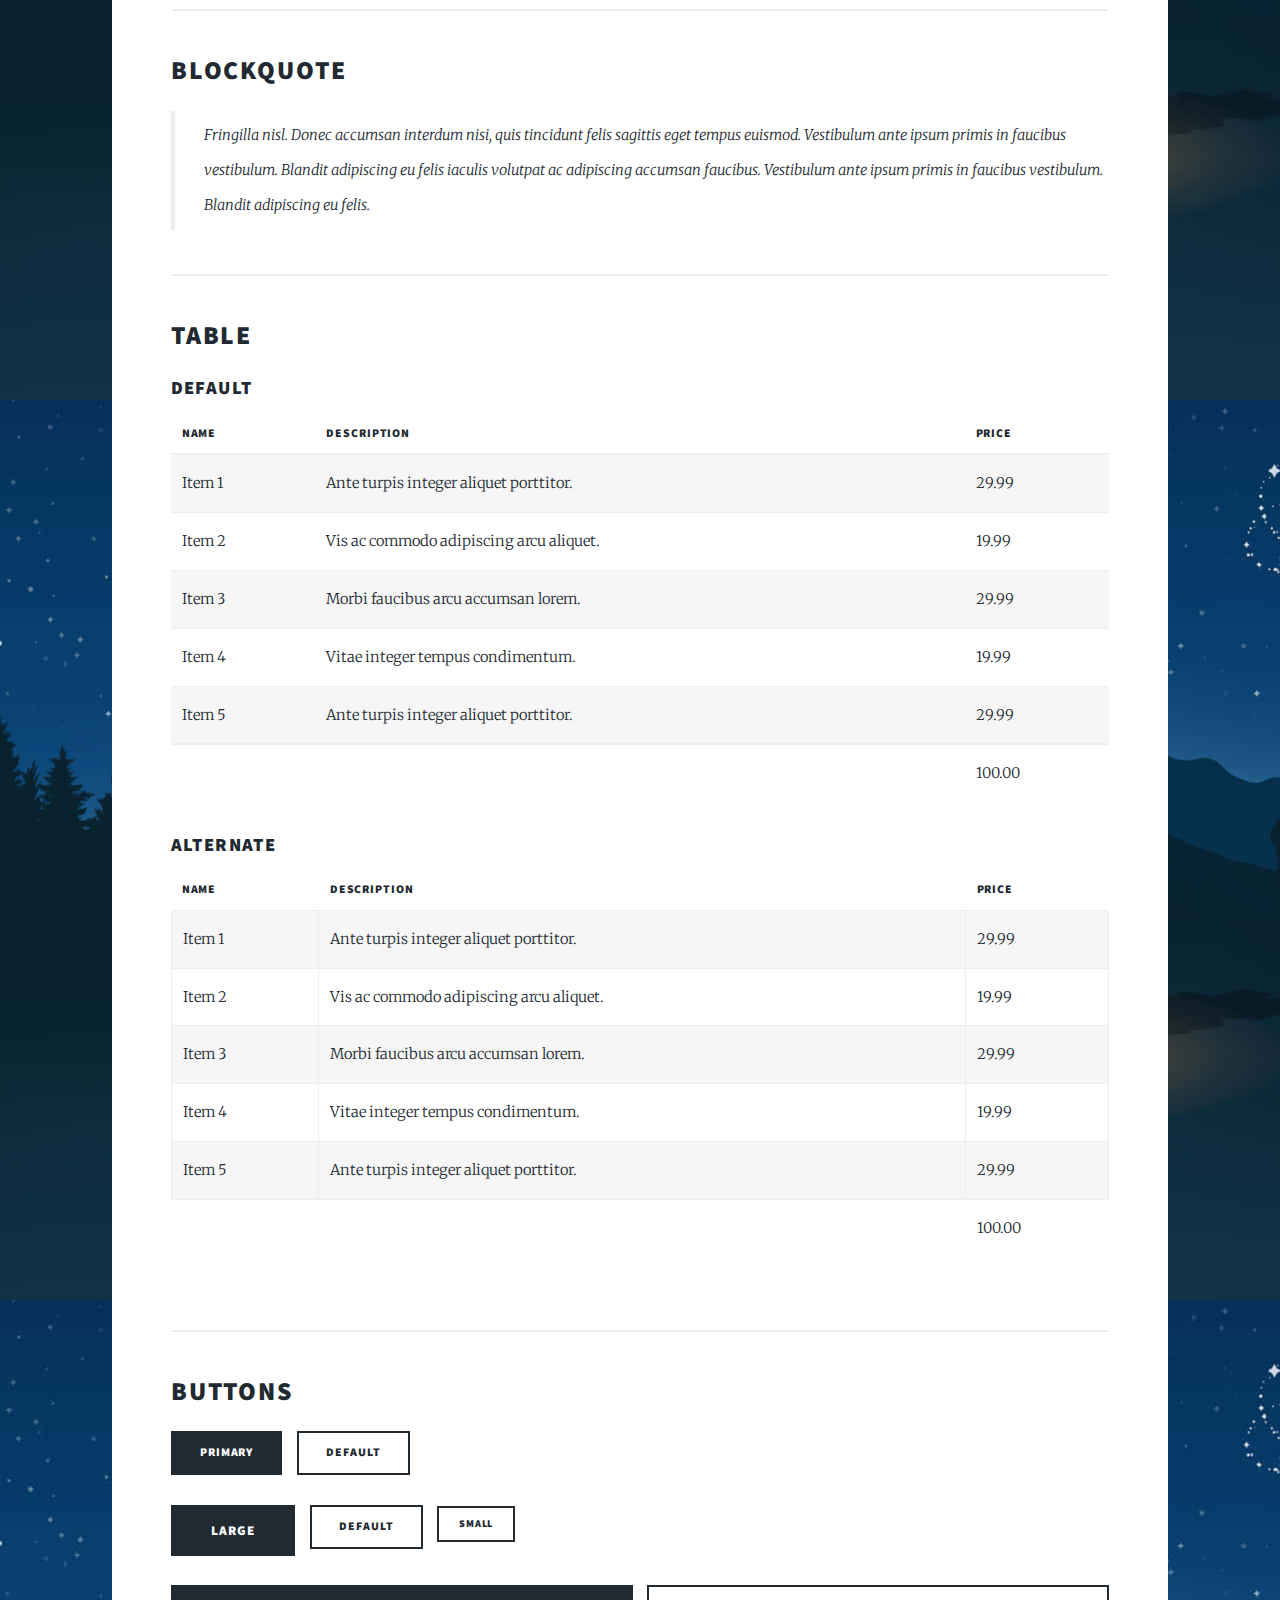
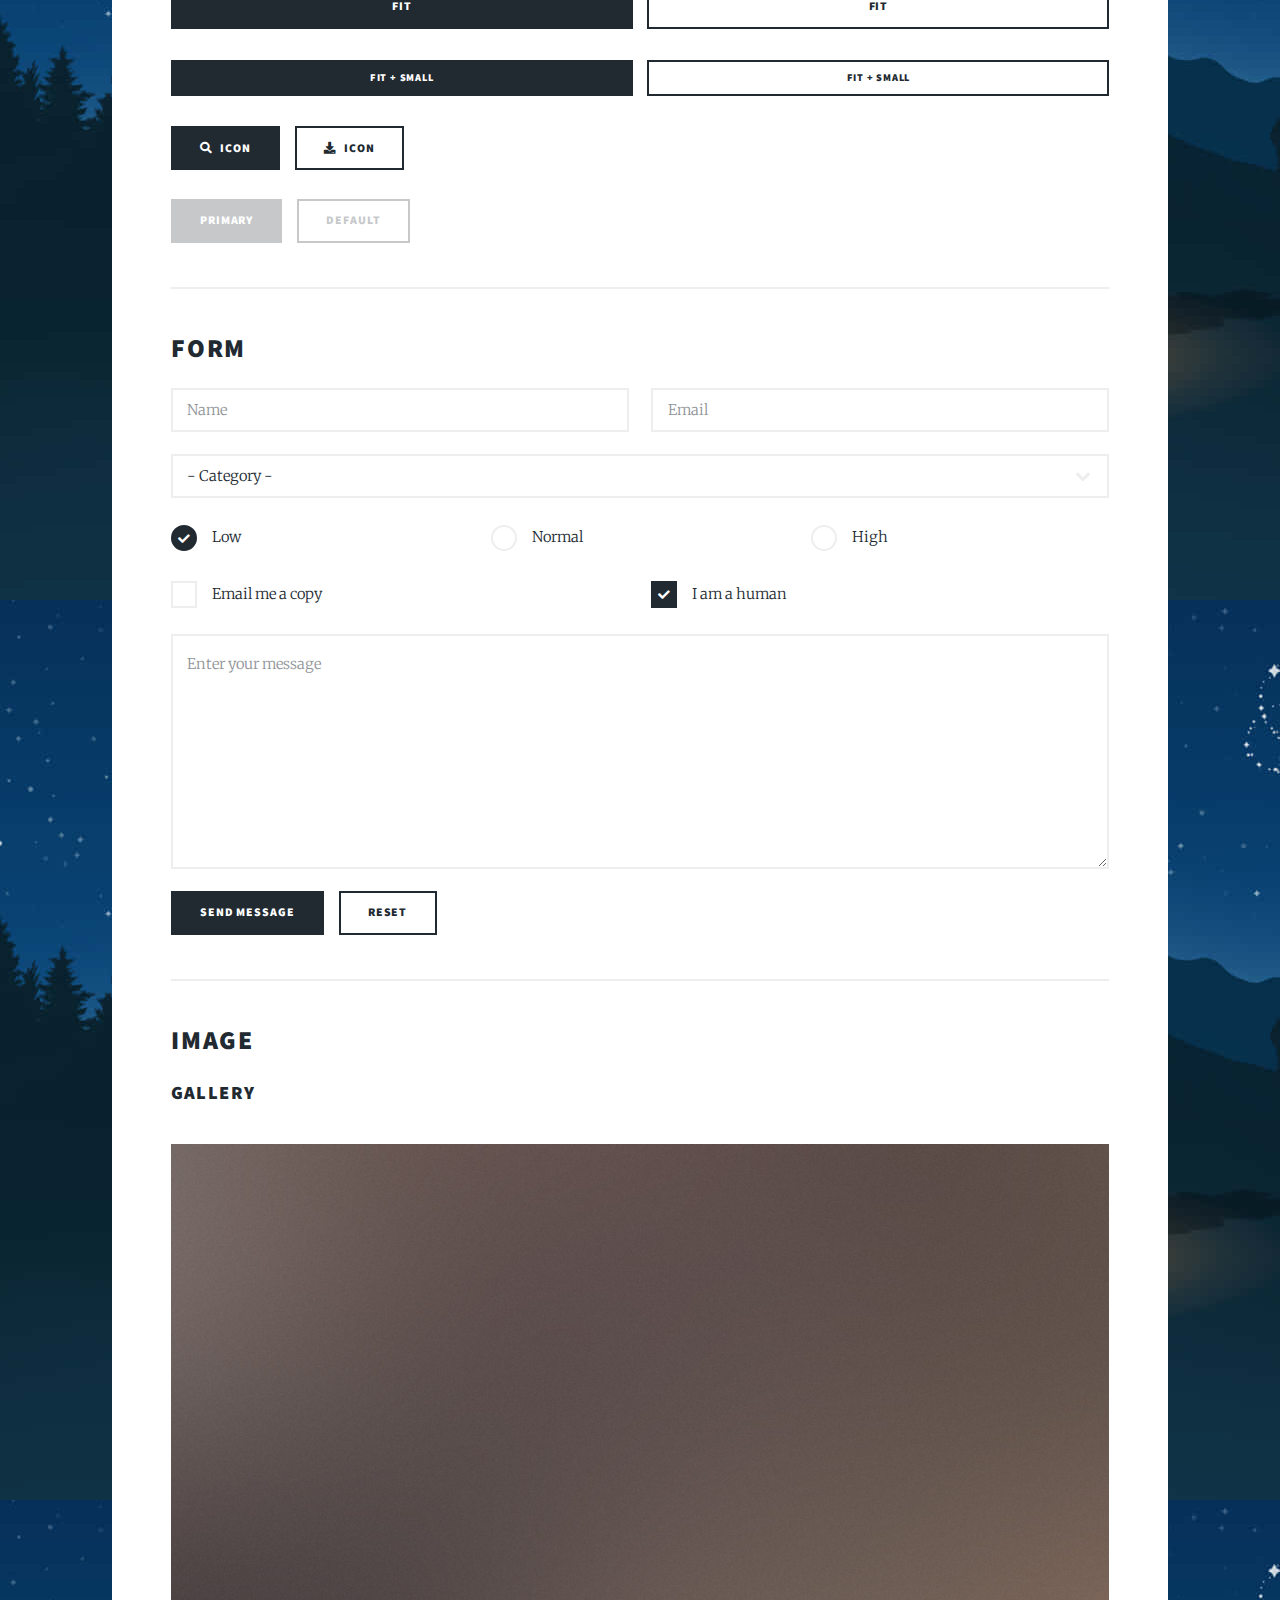
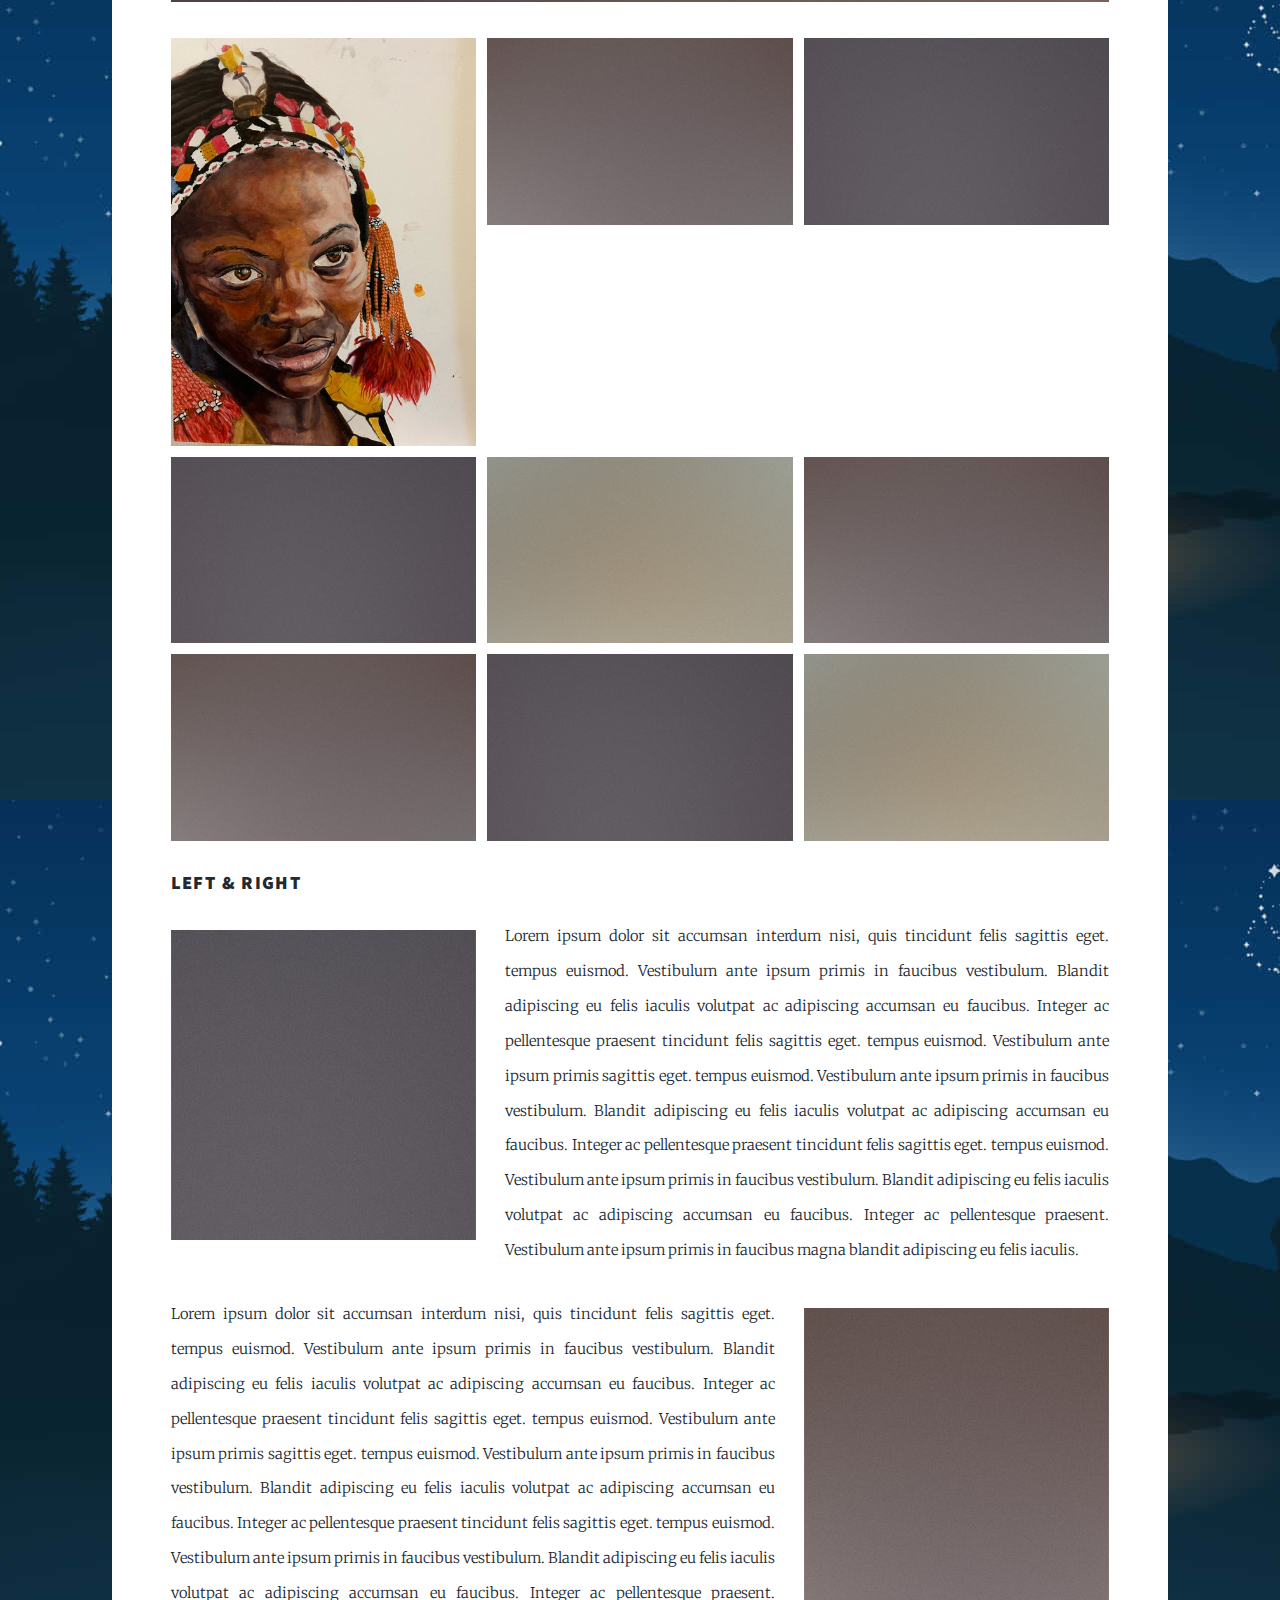
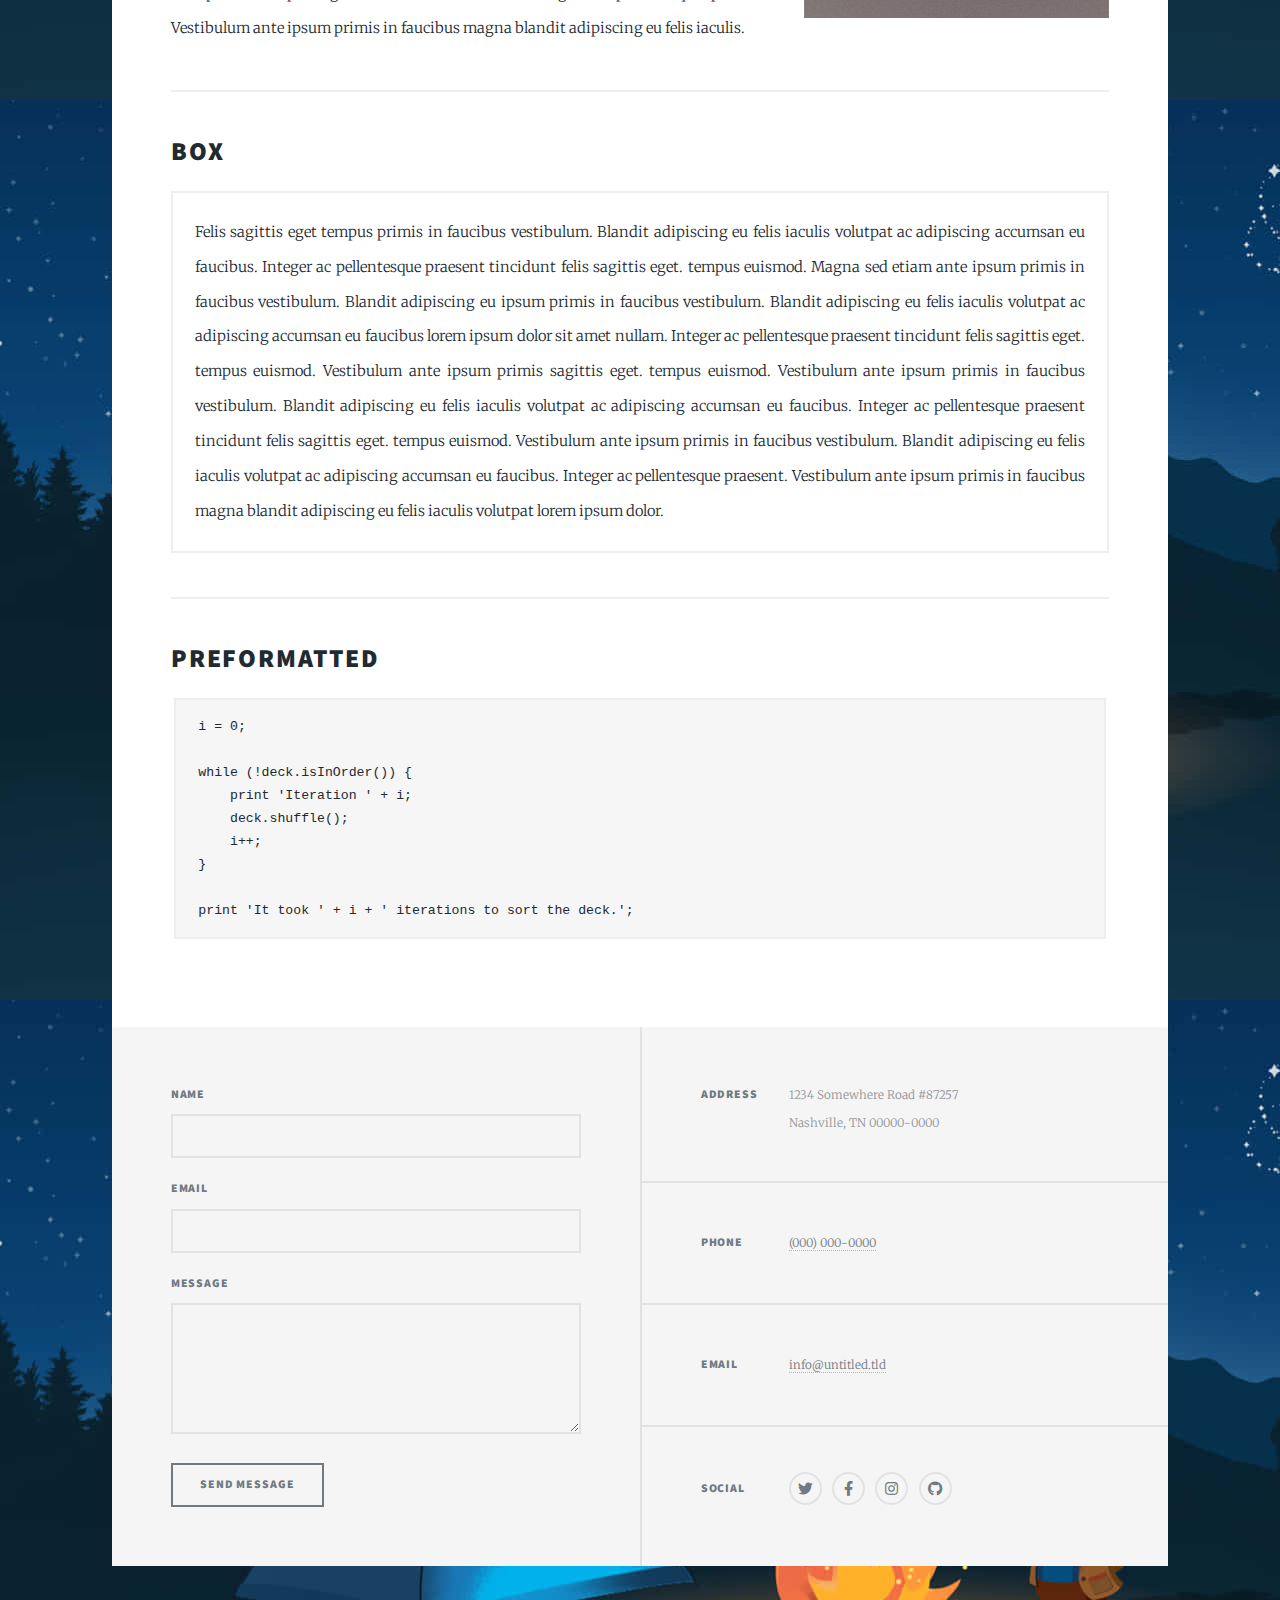
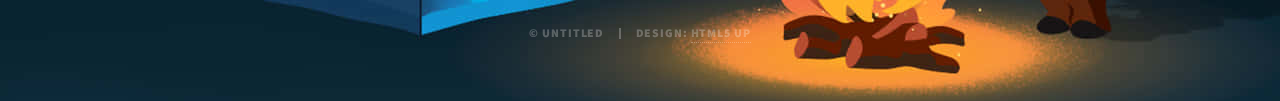
<file: elements1.html>
<!DOCTYPE HTML>
<!--
	Massively by HTML5 UP
	html5up.net | @ajlkn
	Free for personal and commercial use under the CCA 3.0 license (html5up.net/license)
-->
<html>
	<head>
		<title>Elements Reference - Massively by HTML5 UP</title>
		<meta charset="utf-8" />
		<meta name="viewport" content="width=device-width, initial-scale=1, user-scalable=no" />
		<link rel="stylesheet" href="assets/css/main.css" />
		<noscript><link rel="stylesheet" href="assets/css/noscript.css" /></noscript>
	</head>
	<body class="is-preload">

		<!-- Wrapper -->
			<div id="wrapper">

				<!-- Header -->
					<header id="header">
						<a href="index.html" class="logo">Massively</a>
					</header>

				<!-- Nav -->
					<nav id="nav">
						<ul class="links">
							<li><a href="index.html">This is Massively</a></li>
							<li><a href="generic.html">Generic Page</a></li>
							<li class="active"><a href="elements.html">Elements Reference</a></li>
						</ul>
						<ul class="icons">
							<li><a href="#" class="icon brands fa-twitter"><span class="label">Twitter</span></a></li>
							<li><a href="#" class="icon brands fa-facebook-f"><span class="label">Facebook</span></a></li>
							<li><a href="#" class="icon brands fa-instagram"><span class="label">Instagram</span></a></li>
							<li><a href="#" class="icon brands fa-github"><span class="label">GitHub</span></a></li>
						</ul>
					</nav>

				<!-- Main -->
					<div id="main">

						<!-- Post -->
							<section class="post">
								<header class="major">
									<h1>Elements<br />
									Reference</h1>
								</header>

								<!-- Text stuff -->
									<h2>Text</h2>
									<p>This is <b>bold</b> and this is <strong>strong</strong>. This is <i>italic</i> and this is <em>emphasized</em>.
									This is <sup>superscript</sup> text and this is <sub>subscript</sub> text.
									This is <u>underlined</u> and this is code: <code>for (;;) { ... }</code>.
									Finally, this is a <a href="#">link</a>.</p>
									<hr />
									<h2>Heading Level 2</h2>
									<h3>Heading Level 3</h3>
									<h4>Heading Level 4</h4>
									<h5>Heading Level 5</h5>
									<h6>Heading Level 6</h6>
									<hr />
									<header>
										<h2>Heading with a Subtitle</h2>
										<p>Lorem ipsum dolor sit amet nullam id egestas urna aliquam</p>
									</header>
									<p>Nunc lacinia ante nunc ac lobortis. Interdum adipiscing gravida odio porttitor sem non mi integer non faucibus ornare mi ut ante amet placerat aliquet. Volutpat eu sed ante lacinia sapien lorem accumsan varius montes viverra nibh in adipiscing blandit tempus accumsan.</p>
									<header>
										<h3>Heading with a Subtitle</h3>
										<p>Lorem ipsum dolor sit amet nullam id egestas urna aliquam</p>
									</header>
									<p>Nunc lacinia ante nunc ac lobortis. Interdum adipiscing gravida odio porttitor sem non mi integer non faucibus ornare mi ut ante amet placerat aliquet. Volutpat eu sed ante lacinia sapien lorem accumsan varius montes viverra nibh in adipiscing blandit tempus accumsan.</p>
									<header>
										<h4>Heading with a Subtitle</h4>
										<p>Lorem ipsum dolor sit amet nullam id egestas urna aliquam</p>
									</header>
									<p>Nunc lacinia ante nunc ac lobortis. Interdum adipiscing gravida odio porttitor sem non mi integer non faucibus ornare mi ut ante amet placerat aliquet. Volutpat eu sed ante lacinia sapien lorem accumsan varius montes viverra nibh in adipiscing blandit tempus accumsan.</p>

									<hr />

								<!-- Lists -->
									<h2>Lists</h2>
									<div class="row">
										<div class="col-6 col-12-small">

											<h3>Unordered</h3>
											<ul>
												<li>Dolor pulvinar etiam.</li>
												<li>Sagittis lorem eleifend.</li>
												<li>Felis feugiat dolore viverra.</li>
												<li>Dolor pulvinar etiam.</li>
											</ul>

											<h3>Alternate</h3>
											<ul class="alt">
												<li>Dolor pulvinar etiam etiam.</li>
												<li>Sagittis adipiscing eleifend.</li>
												<li>Felis enim dolore viverra.</li>
												<li>Dolor pulvinar etiam etiam.</li>
											</ul>

										</div>
										<div class="col-6 col-12-small">

											<h3>Ordered</h3>
											<ol>
												<li>Dolor pulvinar etiam.</li>
												<li>Etiam vel felis at viverra.</li>
												<li>Felis enim feugiat magna.</li>
												<li>Etiam vel felis nullam.</li>
												<li>Felis enim et tempus.</li>
											</ol>

											<h3>Icons</h3>
											<ul class="icons">
												<li><a href="#" class="icon brands fa-twitter"><span class="label">Twitter</span></a></li>
												<li><a href="#" class="icon brands fa-facebook-f"><span class="label">Facebook</span></a></li>
												<li><a href="#" class="icon brands fa-instagram"><span class="label">Instagram</span></a></li>
												<li><a href="#" class="icon brands fa-github"><span class="label">Github</span></a></li>
												<li><a href="#" class="icon brands fa-dribbble"><span class="label">Dribbble</span></a></li>
											</ul>
											<ul class="icons alt">
												<li><a href="#" class="icon brands alt fa-twitter"><span class="label">Twitter</span></a></li>
												<li><a href="#" class="icon brands alt fa-facebook-f"><span class="label">Facebook</span></a></li>
												<li><a href="#" class="icon brands alt fa-instagram"><span class="label">Instagram</span></a></li>
												<li><a href="#" class="icon brands alt fa-github"><span class="label">Github</span></a></li>
												<li><a href="#" class="icon brands alt fa-dribbble"><span class="label">Dribbble</span></a></li>
											</ul>

										</div>
									</div>
									<h3>Definition</h3>
									<dl>
										<dt>Item 1</dt>
										<dd>
											<p>Lorem ipsum dolor vestibulum ante ipsum primis in faucibus vestibulum. Blandit adipiscing eu felis iaculis volutpat ac adipiscing accumsan eu faucibus. Integer ac pellentesque praesent.</p>
										</dd>
										<dt>Item 2</dt>
										<dd>
											<p>Lorem ipsum dolor vestibulum ante ipsum primis in faucibus vestibulum. Blandit adipiscing eu felis iaculis volutpat ac adipiscing accumsan eu faucibus. Integer ac pellentesque praesent.</p>
										</dd>
										<dt>Item 3</dt>
										<dd>
											<p>Lorem ipsum dolor vestibulum ante ipsum primis in faucibus vestibulum. Blandit adipiscing eu felis iaculis volutpat ac adipiscing accumsan eu faucibus. Integer ac pellentesque praesent.</p>
										</dd>
									</dl>

									<h3>Actions</h3>
									<ul class="actions">
										<li><a href="#" class="button primary">Primary</a></li>
										<li><a href="#" class="button">Default</a></li>
									</ul>
									<ul class="actions small">
										<li><a href="#" class="button primary small">Small</a></li>
										<li><a href="#" class="button small">Small</a></li>
									</ul>
									<div class="row">
										<div class="col-6 col-12-small">
											<ul class="actions stacked">
												<li><a href="#" class="button primary">Default</a></li>
												<li><a href="#" class="button">Default</a></li>
											</ul>
										</div>
										<div class="col-6 col-12-small">
											<ul class="actions stacked">
												<li><a href="#" class="button primary small">Small</a></li>
												<li><a href="#" class="button small">Small</a></li>
											</ul>
										</div>
									</div>
									<div class="row">
										<div class="col-6 col-12-small">
											<ul class="actions stacked">
												<li><a href="#" class="button primary fit">Default</a></li>
												<li><a href="#" class="button fit">Default</a></li>
											</ul>
										</div>
										<div class="col-6 col-12-small">
											<ul class="actions stacked">
												<li><a href="#" class="button primary small fit">Small</a></li>
												<li><a href="#" class="button small fit">Small</a></li>
											</ul>
										</div>
									</div>

									<hr />

								<!-- Blockquote -->
									<h2>Blockquote</h2>
									<blockquote>Fringilla nisl. Donec accumsan interdum nisi, quis tincidunt felis sagittis eget tempus euismod. Vestibulum ante ipsum primis in faucibus vestibulum. Blandit adipiscing eu felis iaculis volutpat ac adipiscing accumsan faucibus. Vestibulum ante ipsum primis in faucibus vestibulum. Blandit adipiscing eu felis.</blockquote>

									<hr />

								<!-- Table -->
									<h2>Table</h2>

									<h3>Default</h3>
									<div class="table-wrapper">
										<table>
											<thead>
												<tr>
													<th>Name</th>
													<th>Description</th>
													<th>Price</th>
												</tr>
											</thead>
											<tbody>
												<tr>
													<td>Item 1</td>
													<td>Ante turpis integer aliquet porttitor.</td>
													<td>29.99</td>
												</tr>
												<tr>
													<td>Item 2</td>
													<td>Vis ac commodo adipiscing arcu aliquet.</td>
													<td>19.99</td>
												</tr>
												<tr>
													<td>Item 3</td>
													<td> Morbi faucibus arcu accumsan lorem.</td>
													<td>29.99</td>
												</tr>
												<tr>
													<td>Item 4</td>
													<td>Vitae integer tempus condimentum.</td>
													<td>19.99</td>
												</tr>
												<tr>
													<td>Item 5</td>
													<td>Ante turpis integer aliquet porttitor.</td>
													<td>29.99</td>
												</tr>
											</tbody>
											<tfoot>
												<tr>
													<td colspan="2"></td>
													<td>100.00</td>
												</tr>
											</tfoot>
										</table>
									</div>

									<h3>Alternate</h3>
									<div class="table-wrapper">
										<table class="alt">
											<thead>
												<tr>
													<th>Name</th>
													<th>Description</th>
													<th>Price</th>
												</tr>
											</thead>
											<tbody>
												<tr>
													<td>Item 1</td>
													<td>Ante turpis integer aliquet porttitor.</td>
													<td>29.99</td>
												</tr>
												<tr>
													<td>Item 2</td>
													<td>Vis ac commodo adipiscing arcu aliquet.</td>
													<td>19.99</td>
												</tr>
												<tr>
													<td>Item 3</td>
													<td> Morbi faucibus arcu accumsan lorem.</td>
													<td>29.99</td>
												</tr>
												<tr>
													<td>Item 4</td>
													<td>Vitae integer tempus condimentum.</td>
													<td>19.99</td>
												</tr>
												<tr>
													<td>Item 5</td>
													<td>Ante turpis integer aliquet porttitor.</td>
													<td>29.99</td>
												</tr>
											</tbody>
											<tfoot>
												<tr>
													<td colspan="2"></td>
													<td>100.00</td>
												</tr>
											</tfoot>
										</table>
									</div>

									<hr />

								<!-- Buttons -->
									<h2>Buttons</h2>
									<ul class="actions">
										<li><a href="#" class="button primary">Primary</a></li>
										<li><a href="#" class="button">Default</a></li>
									</ul>
									<ul class="actions">
										<li><a href="#" class="button primary large">Large</a></li>
										<li><a href="#" class="button">Default</a></li>
										<li><a href="#" class="button small">Small</a></li>
									</ul>
									<ul class="actions fit">
										<li><a href="#" class="button primary fit">Fit</a></li>
										<li><a href="#" class="button fit">Fit</a></li>
									</ul>
									<ul class="actions fit small">
										<li><a href="#" class="button primary fit small">Fit + Small</a></li>
										<li><a href="#" class="button fit small">Fit + Small</a></li>
									</ul>
									<ul class="actions">
										<li><a href="#" class="button primary icon solid fa-search">Icon</a></li>
										<li><a href="#" class="button icon solid fa-download">Icon</a></li>
									</ul>
									<ul class="actions">
										<li><span class="button primary disabled">Primary</span></li>
										<li><span class="button disabled">Default</span></li>
									</ul>

									<hr />

								<!-- Form -->
									<h2>Form</h2>

									<form method="post" action="#">
										<div class="row gtr-uniform">
											<div class="col-6 col-12-xsmall">
												<input type="text" name="demo-name" id="demo-name" value="" placeholder="Name" />
											</div>
											<div class="col-6 col-12-xsmall">
												<input type="email" name="demo-email" id="demo-email" value="" placeholder="Email" />
											</div>
											<!-- Break -->
											<div class="col-12">
												<select name="demo-category" id="demo-category">
													<option value="">- Category -</option>
													<option value="1">Manufacturing</option>
													<option value="1">Shipping</option>
													<option value="1">Administration</option>
													<option value="1">Human Resources</option>
												</select>
											</div>
											<!-- Break -->
											<div class="col-4 col-12-small">
												<input type="radio" id="demo-priority-low" name="demo-priority" checked>
												<label for="demo-priority-low">Low</label>
											</div>
											<div class="col-4 col-12-small">
												<input type="radio" id="demo-priority-normal" name="demo-priority">
												<label for="demo-priority-normal">Normal</label>
											</div>
											<div class="col-4 col-12-small">
												<input type="radio" id="demo-priority-high" name="demo-priority">
												<label for="demo-priority-high">High</label>
											</div>
											<!-- Break -->
											<div class="col-6 col-12-small">
												<input type="checkbox" id="demo-copy" name="demo-copy">
												<label for="demo-copy">Email me a copy</label>
											</div>
											<div class="col-6 col-12-small">
												<input type="checkbox" id="demo-human" name="demo-human" checked>
												<label for="demo-human">I am a human</label>
											</div>
											<!-- Break -->
											<div class="col-12">
												<textarea name="demo-message" id="demo-message" placeholder="Enter your message" rows="6"></textarea>
											</div>
											<!-- Break -->
											<div class="col-12">
												<ul class="actions">
													<li><input type="submit" value="Send Message" class="primary" /></li>
													<li><input type="reset" value="Reset" /></li>
												</ul>
											</div>
										</div>
									</form>

									<hr />

								<!-- Image -->
									<h2>Image</h2>

									<h3>Gallery</h3>
									<span class="image fit"><img src="images/pic01.jpg" alt="" /></span>
									<div class="box alt">
										<div class="row gtr-50 gtr-uniform">
											<div class="col-4"><span class="image fit"><img src="images/black_girl_beads_portraits.jpeg" alt="" /></span></div>
											<div class="col-4"><span class="image fit"><img src="images/pic03.jpg" alt="" /></span></div>
											<div class="col-4"><span class="image fit"><img src="images/pic04.jpg" alt="" /></span></div>
											<!-- Break -->
											<div class="col-4"><span class="image fit"><img src="images/pic04.jpg" alt="" /></span></div>
											<div class="col-4"><span class="image fit"><img src="images/pic02.jpg" alt="" /></span></div>
											<div class="col-4"><span class="image fit"><img src="images/pic03.jpg" alt="" /></span></div>
											<!-- Break -->
											<div class="col-4"><span class="image fit"><img src="images/pic03.jpg" alt="" /></span></div>
											<div class="col-4"><span class="image fit"><img src="images/pic04.jpg" alt="" /></span></div>
											<div class="col-4"><span class="image fit"><img src="images/pic02.jpg" alt="" /></span></div>
										</div>
									</div>

									<h3>Left &amp; Right</h3>
									<p><span class="image left"><img src="images/pic08.jpg" alt="" /></span>Lorem ipsum dolor sit accumsan interdum nisi, quis tincidunt felis sagittis eget. tempus euismod. Vestibulum ante ipsum primis in faucibus vestibulum. Blandit adipiscing eu felis iaculis volutpat ac adipiscing accumsan eu faucibus. Integer ac pellentesque praesent tincidunt felis sagittis eget. tempus euismod. Vestibulum ante ipsum primis sagittis eget. tempus euismod. Vestibulum ante ipsum primis in faucibus vestibulum. Blandit adipiscing eu felis iaculis volutpat ac adipiscing accumsan eu faucibus. Integer ac pellentesque praesent tincidunt felis sagittis eget. tempus euismod. Vestibulum ante ipsum primis in faucibus vestibulum. Blandit adipiscing eu felis iaculis volutpat ac adipiscing accumsan eu faucibus. Integer ac pellentesque praesent. Vestibulum ante ipsum primis in faucibus magna blandit adipiscing eu felis iaculis.</p>
									<p><span class="image right"><img src="images/pic09.jpg" alt="" /></span>Lorem ipsum dolor sit accumsan interdum nisi, quis tincidunt felis sagittis eget. tempus euismod. Vestibulum ante ipsum primis in faucibus vestibulum. Blandit adipiscing eu felis iaculis volutpat ac adipiscing accumsan eu faucibus. Integer ac pellentesque praesent tincidunt felis sagittis eget. tempus euismod. Vestibulum ante ipsum primis sagittis eget. tempus euismod. Vestibulum ante ipsum primis in faucibus vestibulum. Blandit adipiscing eu felis iaculis volutpat ac adipiscing accumsan eu faucibus. Integer ac pellentesque praesent tincidunt felis sagittis eget. tempus euismod. Vestibulum ante ipsum primis in faucibus vestibulum. Blandit adipiscing eu felis iaculis volutpat ac adipiscing accumsan eu faucibus. Integer ac pellentesque praesent. Vestibulum ante ipsum primis in faucibus magna blandit adipiscing eu felis iaculis.</p>

									<hr />

								<!-- Box -->
									<h2>Box</h2>
									<div class="box">
										<p>Felis sagittis eget tempus primis in faucibus vestibulum. Blandit adipiscing eu felis iaculis volutpat ac adipiscing accumsan eu faucibus. Integer ac pellentesque praesent tincidunt felis sagittis eget. tempus euismod. Magna sed etiam ante ipsum primis in faucibus vestibulum. Blandit adipiscing eu ipsum primis in faucibus vestibulum. Blandit adipiscing eu felis iaculis volutpat ac adipiscing accumsan eu faucibus lorem ipsum dolor sit amet nullam. Integer ac pellentesque praesent tincidunt felis sagittis eget. tempus euismod. Vestibulum ante ipsum primis sagittis eget. tempus euismod. Vestibulum ante ipsum primis in faucibus vestibulum. Blandit adipiscing eu felis iaculis volutpat ac adipiscing accumsan eu faucibus. Integer ac pellentesque praesent tincidunt felis sagittis eget. tempus euismod. Vestibulum ante ipsum primis in faucibus vestibulum. Blandit adipiscing eu felis iaculis volutpat ac adipiscing accumsan eu faucibus. Integer ac pellentesque praesent. Vestibulum ante ipsum primis in faucibus magna blandit adipiscing eu felis iaculis volutpat lorem ipsum dolor.</p>
									</div>

									<hr />

								<!-- Preformatted Code -->
									<h2>Preformatted</h2>
									<pre><code>i = 0;

while (!deck.isInOrder()) {
    print 'Iteration ' + i;
    deck.shuffle();
    i++;
}

print 'It took ' + i + ' iterations to sort the deck.';
</code></pre>

							</section>

					</div>

				<!-- Footer -->
					<footer id="footer">
						<section>
							<form method="post" action="#">
								<div class="fields">
									<div class="field">
										<label for="name">Name</label>
										<input type="text" name="name" id="name" />
									</div>
									<div class="field">
										<label for="email">Email</label>
										<input type="text" name="email" id="email" />
									</div>
									<div class="field">
										<label for="message">Message</label>
										<textarea name="message" id="message" rows="3"></textarea>
									</div>
								</div>
								<ul class="actions">
									<li><input type="submit" value="Send Message" /></li>
								</ul>
							</form>
						</section>
						<section class="split contact">
							<section class="alt">
								<h3>Address</h3>
								<p>1234 Somewhere Road #87257<br />
								Nashville, TN 00000-0000</p>
							</section>
							<section>
								<h3>Phone</h3>
								<p><a href="#">(000) 000-0000</a></p>
							</section>
							<section>
								<h3>Email</h3>
								<p><a href="#">info@untitled.tld</a></p>
							</section>
							<section>
								<h3>Social</h3>
								<ul class="icons alt">
									<li><a href="#" class="icon brands alt fa-twitter"><span class="label">Twitter</span></a></li>
									<li><a href="#" class="icon brands alt fa-facebook-f"><span class="label">Facebook</span></a></li>
									<li><a href="#" class="icon brands alt fa-instagram"><span class="label">Instagram</span></a></li>
									<li><a href="#" class="icon brands alt fa-github"><span class="label">GitHub</span></a></li>
								</ul>
							</section>
						</section>
					</footer>

				<!-- Copyright -->
					<div id="copyright">
						<ul><li>&copy; Untitled</li><li>Design: <a href="https://html5up.net">HTML5 UP</a></li></ul>
					</div>

			</div>

		<!-- Scripts -->
			<script src="assets/js/jquery.min.js"></script>
			<script src="assets/js/jquery.scrollex.min.js"></script>
			<script src="assets/js/jquery.scrolly.min.js"></script>
			<script src="assets/js/browser.min.js"></script>
			<script src="assets/js/breakpoints.min.js"></script>
			<script src="assets/js/util.js"></script>
			<script src="assets/js/main.js"></script>

	</body>
</html>
</file>
<file: assets/css/main.css>
@import url(fontawesome-all.min.css);
@import url("https://fonts.googleapis.com/css?family=Merriweather:300,700,300italic,700italic|Source+Sans+Pro:900");

/*
	Massively by HTML5 UP
	html5up.net | @ajlkn
	Free for personal and commercial use under the CCA 3.0 license (html5up.net/license)
*/

html, body, div, span, applet, object,
iframe, h1, h2, h3, h4, h5, h6, p, blockquote,
pre, a, abbr, acronym, address, big, cite,
code, del, dfn, em, img, ins, kbd, q, s, samp,
small, strike, strong, sub, sup, tt, var, b,
u, i, center, dl, dt, dd, ol, ul, li, fieldset,
form, label, legend, table, caption, tbody,
tfoot, thead, tr, th, td, article, aside,
canvas, details, embed, figure, figcaption,
footer, header, hgroup, menu, nav, output, ruby,
section, summary, time, mark, audio, video {
	margin: 0;
	padding: 0;
	border: 0;
	font-size: 100%;
	font: inherit;
	vertical-align: baseline;}

article, aside, details, figcaption, figure,
footer, header, hgroup, menu, nav, section {
	display: block;}

body {
	line-height: 1;
}

ol, ul {
	list-style: none;
}

blockquote, q {
	quotes: none;
}

	blockquote:before, blockquote:after, q:before, q:after {
		content: '';
		content: none;
	}

table {
	border-collapse: collapse;
	border-spacing: 0;
}

body {
	-webkit-text-size-adjust: none;
}

mark {
	background-color: transparent;
	color: inherit;
}

input::-moz-focus-inner {
	border: 0;
	padding: 0;
}

input, select, textarea {
	-moz-appearance: none;
	-webkit-appearance: none;
	-ms-appearance: none;
	appearance: none;
}

/* Basic */

	@-ms-viewport {
		width: device-width;
	}

	body {
		-ms-overflow-style: scrollbar;
	}

	@media screen and (max-width: 480px) {

		html, body {
			min-width: 320px;
		}

	}

	html {
		box-sizing: border-box;
	}

	*, *:before, *:after {
		box-sizing: inherit;
	}

	body {
		
		background-color: #c3cedb;
		background-image: url(../../images/salesforce_wallpaper1.jpg);
		
	}

		body.is-preload *, body.is-preload *:before, body.is-preload *:after {
			-moz-animation: none !important;
			-webkit-animation: none !important;
			-ms-animation: none !important;
			animation: none !important;
			-moz-transition: none !important;
			-webkit-transition: none !important;
			-ms-transition: none !important;
			transition: none !important;
		}

/* Type */

	html {
		font-size: 16pt;
	}

		@media screen and (max-width: 1680px) {

			html {
				font-size: 12pt;
			}

		}

		@media screen and (max-width: 1280px) {

			html {
				font-size: 11pt;
			}

		}

		@media screen and (max-width: 360px) {

			html {
				font-size: 10pt;
			}

		}

	body {
		color: #212931;
	}

	body, input, select, textarea {
		font-family: "Merriweather", Georgia, serif;
		font-weight: 300;
		font-size: 1rem;
		line-height: 2.375;
	}

	a {
		-moz-transition: color 0.2s ease-in-out, background-color 0.2s ease-in-out, border-color 0.2s ease-in-out, box-shadow 0.2s ease-in-out;
		-webkit-transition: color 0.2s ease-in-out, background-color 0.2s ease-in-out, border-color 0.2s ease-in-out, box-shadow 0.2s ease-in-out;
		-ms-transition: color 0.2s ease-in-out, background-color 0.2s ease-in-out, border-color 0.2s ease-in-out, box-shadow 0.2s ease-in-out;
		transition: color 0.2s ease-in-out, background-color 0.2s ease-in-out, border-color 0.2s ease-in-out, box-shadow 0.2s ease-in-out;
		border-bottom: dotted 1px;
		text-decoration: none;
	}

		a:hover {
			border-bottom-color: transparent;
		}

	strong, b {
		font-weight: 600;
	}

	em, i {
		font-style: italic;
	}

	p {
		text-align: justify;
		margin: 0 0 2rem 0;
	}

	h1, h2, h3, h4, h5, h6 {
		font-family: "Source Sans Pro", Helvetica, sans-serif;
		font-weight: 900;
		line-height: 1.5;
		letter-spacing: 0.075em;
		text-transform: uppercase;
		margin: 0 0 1rem 0;
	}

		h1 a, h2 a, h3 a, h4 a, h5 a, h6 a {
			border-bottom: 0;
			color: inherit;
			text-decoration: none;
		}

	h1 {
		font-size: 4rem;
		line-height: 1.1;
		margin: 0 0 2rem 0;
	}

	h2 {
		font-size: 1.75rem;
		line-height: 1.3;
		margin: 0 0 1.5rem 0;
	}

	h3 {
		font-size: 1.25rem;
		margin: 0 0 1.5rem 0;
	}

	h4 {
		font-size: 1rem;
	}

	h5 {
		font-size: 0.9rem;
	}

	h6 {
		font-size: 0.8rem;
	}

	sub {
		font-size: 0.8rem;
		position: relative;
		top: 0.5rem;
	}

	sup {
		font-size: 0.8rem;
		position: relative;
		top: -0.5rem;
	}

	blockquote {
		border-left: solid 4px;
		font-style: italic;
		margin: 0 0 2rem 0;
		padding: 0.5rem 0 0.5rem 2rem;
	}

	code {
		border: solid 2px;
		font-family: "Courier New", monospace;
		font-size: 0.9rem;
		margin: 0 0.25rem;
		padding: 0.25rem 0.65rem;
	}

	pre {
		-webkit-overflow-scrolling: touch;
		font-family: "Courier New", monospace;
		font-size: 0.9rem;
		margin: 0 0 2rem 0;
	}

		pre code {
			display: block;
			line-height: 1.75;
			padding: 1rem 1.5rem;
			overflow-x: auto;
		}

	hr {
		border: 0;
		border-bottom: solid 2px;
		margin: 3rem 0;
	}

		hr.major {
			margin: 5rem 0;
		}

	.align-left {
		text-align: left;
	}

	.align-center {
		text-align: center;
	}

	.align-right {
		text-align: right;
	}

	input, select, textarea {
		color: #212931;
	}

	a {
		color: #212931;
		border-bottom-color: rgba(33, 41, 49, 0.5);
	}

		a:hover {
			border-bottom-color: transparent;
			color: #18bfef !important;
		}

	strong, b {
		color: #212931;
	}

	h1, h2, h3, h4, h5, h6 {
		color: #212931;
	}

	blockquote {
		border-left-color: #eeeeee;
	}

	code {
		background: rgba(220, 220, 220, 0.25);
		border-color: #eeeeee;
	}

	hr {
		border-bottom-color: #eeeeee;
	}

/* Row */

	.row {
		display: flex;
		flex-wrap: wrap;
		box-sizing: border-box;
		align-items: stretch;
	}

		.row > * {
			box-sizing: border-box;
		}

		.row.gtr-uniform > * > :last-child {
			margin-bottom: 0;
		}

		.row.aln-left {
			justify-content: flex-start;
		}

		.row.aln-center {
			justify-content: center;
		}

		.row.aln-right {
			justify-content: flex-end;
		}

		.row.aln-top {
			align-items: flex-start;
		}

		.row.aln-middle {
			align-items: center;
		}

		.row.aln-bottom {
			align-items: flex-end;
		}

		.row > .imp {
			order: -1;
		}

		.row > .col-1 {
			width: 8.33333%;
		}

		.row > .off-1 {
			margin-left: 8.33333%;
		}

		.row > .col-2 {
			width: 16.66667%;
		}

		.row > .off-2 {
			margin-left: 16.66667%;
		}

		.row > .col-3 {
			width: 25%;
		}

		.row > .off-3 {
			margin-left: 25%;
		}

		.row > .col-4 {
			width: 33.33333%;
		}

		.row > .off-4 {
			margin-left: 33.33333%;
		}

		.row > .col-5 {
			width: 41.66667%;
		}

		.row > .off-5 {
			margin-left: 41.66667%;
		}

		.row > .col-6 {
			width: 50%;
		}

		.row > .off-6 {
			margin-left: 50%;
		}

		.row > .col-7 {
			width: 58.33333%;
		}

		.row > .off-7 {
			margin-left: 58.33333%;
		}

		.row > .col-8 {
			width: 66.66667%;
		}

		.row > .off-8 {
			margin-left: 66.66667%;
		}

		.row > .col-9 {
			width: 75%;
		}

		.row > .off-9 {
			margin-left: 75%;
		}

		.row > .col-10 {
			width: 83.33333%;
		}

		.row > .off-10 {
			margin-left: 83.33333%;
		}

		.row > .col-11 {
			width: 91.66667%;
		}

		.row > .off-11 {
			margin-left: 91.66667%;
		}

		.row > .col-12 {
			width: 100%;
		}

		.row > .off-12 {
			margin-left: 100%;
		}

		.row.gtr-0 {
			margin-top: 0;
			margin-left: 0rem;
		}

			.row.gtr-0 > * {
				padding: 0 0 0 0rem;
			}

			.row.gtr-0.gtr-uniform {
				margin-top: 0rem;
			}

				.row.gtr-0.gtr-uniform > * {
					padding-top: 0rem;
				}

		.row.gtr-25 {
			margin-top: 0;
			margin-left: -0.375rem;
		}

			.row.gtr-25 > * {
				padding: 0 0 0 0.375rem;
			}

			.row.gtr-25.gtr-uniform {
				margin-top: -0.375rem;
			}

				.row.gtr-25.gtr-uniform > * {
					padding-top: 0.375rem;
				}

		.row.gtr-50 {
			margin-top: 0;
			margin-left: -0.75rem;
		}

			.row.gtr-50 > * {
				padding: 0 0 0 0.75rem;
			}

			.row.gtr-50.gtr-uniform {
				margin-top: -0.75rem;
			}

				.row.gtr-50.gtr-uniform > * {
					padding-top: 0.75rem;
				}

		.row {
			margin-top: 0;
			margin-left: -1.5rem;
		}

			.row > * {
				padding: 0 0 0 1.5rem;
			}

			.row.gtr-uniform {
				margin-top: -1.5rem;
			}

				.row.gtr-uniform > * {
					padding-top: 1.5rem;
				}

		.row.gtr-150 {
			margin-top: 0;
			margin-left: -2.25rem;
		}

			.row.gtr-150 > * {
				padding: 0 0 0 2.25rem;
			}

			.row.gtr-150.gtr-uniform {
				margin-top: -2.25rem;
			}

				.row.gtr-150.gtr-uniform > * {
					padding-top: 2.25rem;
				}

		.row.gtr-200 {
			margin-top: 0;
			margin-left: -3rem;
		}

			.row.gtr-200 > * {
				padding: 0 0 0 3rem;
			}

			.row.gtr-200.gtr-uniform {
				margin-top: -3rem;
			}

				.row.gtr-200.gtr-uniform > * {
					padding-top: 3rem;
				}

		@media screen and (max-width: 1680px) {

			.row {
				display: flex;
				flex-wrap: wrap;
				box-sizing: border-box;
				align-items: stretch;
			}

				.row > * {
					box-sizing: border-box;
				}

				.row.gtr-uniform > * > :last-child {
					margin-bottom: 0;
				}

				.row.aln-left {
					justify-content: flex-start;
				}

				.row.aln-center {
					justify-content: center;
				}

				.row.aln-right {
					justify-content: flex-end;
				}

				.row.aln-top {
					align-items: flex-start;
				}

				.row.aln-middle {
					align-items: center;
				}

				.row.aln-bottom {
					align-items: flex-end;
				}

				.row > .imp-xlarge {
					order: -1;
				}

				.row > .col-1-xlarge {
					width: 8.33333%;
				}

				.row > .off-1-xlarge {
					margin-left: 8.33333%;
				}

				.row > .col-2-xlarge {
					width: 16.66667%;
				}

				.row > .off-2-xlarge {
					margin-left: 16.66667%;
				}

				.row > .col-3-xlarge {
					width: 25%;
				}

				.row > .off-3-xlarge {
					margin-left: 25%;
				}

				.row > .col-4-xlarge {
					width: 33.33333%;
				}

				.row > .off-4-xlarge {
					margin-left: 33.33333%;
				}

				.row > .col-5-xlarge {
					width: 41.66667%;
				}

				.row > .off-5-xlarge {
					margin-left: 41.66667%;
				}

				.row > .col-6-xlarge {
					width: 50%;
				}

				.row > .off-6-xlarge {
					margin-left: 50%;
				}

				.row > .col-7-xlarge {
					width: 58.33333%;
				}

				.row > .off-7-xlarge {
					margin-left: 58.33333%;
				}

				.row > .col-8-xlarge {
					width: 66.66667%;
				}

				.row > .off-8-xlarge {
					margin-left: 66.66667%;
				}

				.row > .col-9-xlarge {
					width: 75%;
				}

				.row > .off-9-xlarge {
					margin-left: 75%;
				}

				.row > .col-10-xlarge {
					width: 83.33333%;
				}

				.row > .off-10-xlarge {
					margin-left: 83.33333%;
				}

				.row > .col-11-xlarge {
					width: 91.66667%;
				}

				.row > .off-11-xlarge {
					margin-left: 91.66667%;
				}

				.row > .col-12-xlarge {
					width: 100%;
				}

				.row > .off-12-xlarge {
					margin-left: 100%;
				}

				.row.gtr-0 {
					margin-top: 0;
					margin-left: 0rem;
				}

					.row.gtr-0 > * {
						padding: 0 0 0 0rem;
					}

					.row.gtr-0.gtr-uniform {
						margin-top: 0rem;
					}

						.row.gtr-0.gtr-uniform > * {
							padding-top: 0rem;
						}

				.row.gtr-25 {
					margin-top: 0;
					margin-left: -0.375rem;
				}

					.row.gtr-25 > * {
						padding: 0 0 0 0.375rem;
					}

					.row.gtr-25.gtr-uniform {
						margin-top: -0.375rem;
					}

						.row.gtr-25.gtr-uniform > * {
							padding-top: 0.375rem;
						}

				.row.gtr-50 {
					margin-top: 0;
					margin-left: -0.75rem;
				}

					.row.gtr-50 > * {
						padding: 0 0 0 0.75rem;
					}

					.row.gtr-50.gtr-uniform {
						margin-top: -0.75rem;
					}

						.row.gtr-50.gtr-uniform > * {
							padding-top: 0.75rem;
						}

				.row {
					margin-top: 0;
					margin-left: -1.5rem;
				}

					.row > * {
						padding: 0 0 0 1.5rem;
					}

					.row.gtr-uniform {
						margin-top: -1.5rem;
					}

						.row.gtr-uniform > * {
							padding-top: 1.5rem;
						}

				.row.gtr-150 {
					margin-top: 0;
					margin-left: -2.25rem;
				}

					.row.gtr-150 > * {
						padding: 0 0 0 2.25rem;
					}

					.row.gtr-150.gtr-uniform {
						margin-top: -2.25rem;
					}

						.row.gtr-150.gtr-uniform > * {
							padding-top: 2.25rem;
						}

				.row.gtr-200 {
					margin-top: 0;
					margin-left: -3rem;
				}

					.row.gtr-200 > * {
						padding: 0 0 0 3rem;
					}

					.row.gtr-200.gtr-uniform {
						margin-top: -3rem;
					}

						.row.gtr-200.gtr-uniform > * {
							padding-top: 3rem;
						}

		}

		@media screen and (max-width: 1280px) {

			.row {
				display: flex;
				flex-wrap: wrap;
				box-sizing: border-box;
				align-items: stretch;
			}

				.row > * {
					box-sizing: border-box;
				}

				.row.gtr-uniform > * > :last-child {
					margin-bottom: 0;
				}

				.row.aln-left {
					justify-content: flex-start;
				}

				.row.aln-center {
					justify-content: center;
				}

				.row.aln-right {
					justify-content: flex-end;
				}

				.row.aln-top {
					align-items: flex-start;
				}

				.row.aln-middle {
					align-items: center;
				}

				.row.aln-bottom {
					align-items: flex-end;
				}

				.row > .imp-large {
					order: -1;
				}

				.row > .col-1-large {
					width: 8.33333%;
				}

				.row > .off-1-large {
					margin-left: 8.33333%;
				}

				.row > .col-2-large {
					width: 16.66667%;
				}

				.row > .off-2-large {
					margin-left: 16.66667%;
				}

				.row > .col-3-large {
					width: 25%;
				}

				.row > .off-3-large {
					margin-left: 25%;
				}

				.row > .col-4-large {
					width: 33.33333%;
				}

				.row > .off-4-large {
					margin-left: 33.33333%;
				}

				.row > .col-5-large {
					width: 41.66667%;
				}

				.row > .off-5-large {
					margin-left: 41.66667%;
				}

				.row > .col-6-large {
					width: 50%;
				}

				.row > .off-6-large {
					margin-left: 50%;
				}

				.row > .col-7-large {
					width: 58.33333%;
				}

				.row > .off-7-large {
					margin-left: 58.33333%;
				}

				.row > .col-8-large {
					width: 66.66667%;
				}

				.row > .off-8-large {
					margin-left: 66.66667%;
				}

				.row > .col-9-large {
					width: 75%;
				}

				.row > .off-9-large {
					margin-left: 75%;
				}

				.row > .col-10-large {
					width: 83.33333%;
				}

				.row > .off-10-large {
					margin-left: 83.33333%;
				}

				.row > .col-11-large {
					width: 91.66667%;
				}

				.row > .off-11-large {
					margin-left: 91.66667%;
				}

				.row > .col-12-large {
					width: 100%;
				}

				.row > .off-12-large {
					margin-left: 100%;
				}

				.row.gtr-0 {
					margin-top: 0;
					margin-left: 0rem;
				}

					.row.gtr-0 > * {
						padding: 0 0 0 0rem;
					}

					.row.gtr-0.gtr-uniform {
						margin-top: 0rem;
					}

						.row.gtr-0.gtr-uniform > * {
							padding-top: 0rem;
						}

				.row.gtr-25 {
					margin-top: 0;
					margin-left: -0.375rem;
				}

					.row.gtr-25 > * {
						padding: 0 0 0 0.375rem;
					}

					.row.gtr-25.gtr-uniform {
						margin-top: -0.375rem;
					}

						.row.gtr-25.gtr-uniform > * {
							padding-top: 0.375rem;
						}

				.row.gtr-50 {
					margin-top: 0;
					margin-left: -0.75rem;
				}

					.row.gtr-50 > * {
						padding: 0 0 0 0.75rem;
					}

					.row.gtr-50.gtr-uniform {
						margin-top: -0.75rem;
					}

						.row.gtr-50.gtr-uniform > * {
							padding-top: 0.75rem;
						}

				.row {
					margin-top: 0;
					margin-left: -1.5rem;
				}

					.row > * {
						padding: 0 0 0 1.5rem;
					}

					.row.gtr-uniform {
						margin-top: -1.5rem;
					}

						.row.gtr-uniform > * {
							padding-top: 1.5rem;
						}

				.row.gtr-150 {
					margin-top: 0;
					margin-left: -2.25rem;
				}

					.row.gtr-150 > * {
						padding: 0 0 0 2.25rem;
					}

					.row.gtr-150.gtr-uniform {
						margin-top: -2.25rem;
					}

						.row.gtr-150.gtr-uniform > * {
							padding-top: 2.25rem;
						}

				.row.gtr-200 {
					margin-top: 0;
					margin-left: -3rem;
				}

					.row.gtr-200 > * {
						padding: 0 0 0 3rem;
					}

					.row.gtr-200.gtr-uniform {
						margin-top: -3rem;
					}

						.row.gtr-200.gtr-uniform > * {
							padding-top: 3rem;
						}

		}

		@media screen and (max-width: 980px) {

			.row {
				display: flex;
				flex-wrap: wrap;
				box-sizing: border-box;
				align-items: stretch;
			}

				.row > * {
					box-sizing: border-box;
				}

				.row.gtr-uniform > * > :last-child {
					margin-bottom: 0;
				}

				.row.aln-left {
					justify-content: flex-start;
				}

				.row.aln-center {
					justify-content: center;
				}

				.row.aln-right {
					justify-content: flex-end;
				}

				.row.aln-top {
					align-items: flex-start;
				}

				.row.aln-middle {
					align-items: center;
				}

				.row.aln-bottom {
					align-items: flex-end;
				}

				.row > .imp-medium {
					order: -1;
				}

				.row > .col-1-medium {
					width: 8.33333%;
				}

				.row > .off-1-medium {
					margin-left: 8.33333%;
				}

				.row > .col-2-medium {
					width: 16.66667%;
				}

				.row > .off-2-medium {
					margin-left: 16.66667%;
				}

				.row > .col-3-medium {
					width: 25%;
				}

				.row > .off-3-medium {
					margin-left: 25%;
				}

				.row > .col-4-medium {
					width: 33.33333%;
				}

				.row > .off-4-medium {
					margin-left: 33.33333%;
				}

				.row > .col-5-medium {
					width: 41.66667%;
				}

				.row > .off-5-medium {
					margin-left: 41.66667%;
				}

				.row > .col-6-medium {
					width: 50%;
				}

				.row > .off-6-medium {
					margin-left: 50%;
				}

				.row > .col-7-medium {
					width: 58.33333%;
				}

				.row > .off-7-medium {
					margin-left: 58.33333%;
				}

				.row > .col-8-medium {
					width: 66.66667%;
				}

				.row > .off-8-medium {
					margin-left: 66.66667%;
				}

				.row > .col-9-medium {
					width: 75%;
				}

				.row > .off-9-medium {
					margin-left: 75%;
				}

				.row > .col-10-medium {
					width: 83.33333%;
				}

				.row > .off-10-medium {
					margin-left: 83.33333%;
				}

				.row > .col-11-medium {
					width: 91.66667%;
				}

				.row > .off-11-medium {
					margin-left: 91.66667%;
				}

				.row > .col-12-medium {
					width: 100%;
				}

				.row > .off-12-medium {
					margin-left: 100%;
				}

				.row.gtr-0 {
					margin-top: 0;
					margin-left: 0rem;
				}

					.row.gtr-0 > * {
						padding: 0 0 0 0rem;
					}

					.row.gtr-0.gtr-uniform {
						margin-top: 0rem;
					}

						.row.gtr-0.gtr-uniform > * {
							padding-top: 0rem;
						}

				.row.gtr-25 {
					margin-top: 0;
					margin-left: -0.375rem;
				}

					.row.gtr-25 > * {
						padding: 0 0 0 0.375rem;
					}

					.row.gtr-25.gtr-uniform {
						margin-top: -0.375rem;
					}

						.row.gtr-25.gtr-uniform > * {
							padding-top: 0.375rem;
						}

				.row.gtr-50 {
					margin-top: 0;
					margin-left: -0.75rem;
				}

					.row.gtr-50 > * {
						padding: 0 0 0 0.75rem;
					}

					.row.gtr-50.gtr-uniform {
						margin-top: -0.75rem;
					}

						.row.gtr-50.gtr-uniform > * {
							padding-top: 0.75rem;
						}

				.row {
					margin-top: 0;
					margin-left: -1.5rem;
				}

					.row > * {
						padding: 0 0 0 1.5rem;
					}

					.row.gtr-uniform {
						margin-top: -1.5rem;
					}

						.row.gtr-uniform > * {
							padding-top: 1.5rem;
						}

				.row.gtr-150 {
					margin-top: 0;
					margin-left: -2.25rem;
				}

					.row.gtr-150 > * {
						padding: 0 0 0 2.25rem;
					}

					.row.gtr-150.gtr-uniform {
						margin-top: -2.25rem;
					}

						.row.gtr-150.gtr-uniform > * {
							padding-top: 2.25rem;
						}

				.row.gtr-200 {
					margin-top: 0;
					margin-left: -3rem;
				}

					.row.gtr-200 > * {
						padding: 0 0 0 3rem;
					}

					.row.gtr-200.gtr-uniform {
						margin-top: -3rem;
					}

						.row.gtr-200.gtr-uniform > * {
							padding-top: 3rem;
						}

		}

		@media screen and (max-width: 736px) {

			.row {
				display: flex;
				flex-wrap: wrap;
				box-sizing: border-box;
				align-items: stretch;
			}

				.row > * {
					box-sizing: border-box;
				}

				.row.gtr-uniform > * > :last-child {
					margin-bottom: 0;
				}

				.row.aln-left {
					justify-content: flex-start;
				}

				.row.aln-center {
					justify-content: center;
				}

				.row.aln-right {
					justify-content: flex-end;
				}

				.row.aln-top {
					align-items: flex-start;
				}

				.row.aln-middle {
					align-items: center;
				}

				.row.aln-bottom {
					align-items: flex-end;
				}

				.row > .imp-small {
					order: -1;
				}

				.row > .col-1-small {
					width: 8.33333%;
				}

				.row > .off-1-small {
					margin-left: 8.33333%;
				}

				.row > .col-2-small {
					width: 16.66667%;
				}

				.row > .off-2-small {
					margin-left: 16.66667%;
				}

				.row > .col-3-small {
					width: 25%;
				}

				.row > .off-3-small {
					margin-left: 25%;
				}

				.row > .col-4-small {
					width: 33.33333%;
				}

				.row > .off-4-small {
					margin-left: 33.33333%;
				}

				.row > .col-5-small {
					width: 41.66667%;
				}

				.row > .off-5-small {
					margin-left: 41.66667%;
				}

				.row > .col-6-small {
					width: 50%;
				}

				.row > .off-6-small {
					margin-left: 50%;
				}

				.row > .col-7-small {
					width: 58.33333%;
				}

				.row > .off-7-small {
					margin-left: 58.33333%;
				}

				.row > .col-8-small {
					width: 66.66667%;
				}

				.row > .off-8-small {
					margin-left: 66.66667%;
				}

				.row > .col-9-small {
					width: 75%;
				}

				.row > .off-9-small {
					margin-left: 75%;
				}

				.row > .col-10-small {
					width: 83.33333%;
				}

				.row > .off-10-small {
					margin-left: 83.33333%;
				}

				.row > .col-11-small {
					width: 91.66667%;
				}

				.row > .off-11-small {
					margin-left: 91.66667%;
				}

				.row > .col-12-small {
					width: 100%;
				}

				.row > .off-12-small {
					margin-left: 100%;
				}

				.row.gtr-0 {
					margin-top: 0;
					margin-left: 0rem;
				}

					.row.gtr-0 > * {
						padding: 0 0 0 0rem;
					}

					.row.gtr-0.gtr-uniform {
						margin-top: 0rem;
					}

						.row.gtr-0.gtr-uniform > * {
							padding-top: 0rem;
						}

				.row.gtr-25 {
					margin-top: 0;
					margin-left: -0.375rem;
				}

					.row.gtr-25 > * {
						padding: 0 0 0 0.375rem;
					}

					.row.gtr-25.gtr-uniform {
						margin-top: -0.375rem;
					}

						.row.gtr-25.gtr-uniform > * {
							padding-top: 0.375rem;
						}

				.row.gtr-50 {
					margin-top: 0;
					margin-left: -0.75rem;
				}

					.row.gtr-50 > * {
						padding: 0 0 0 0.75rem;
					}

					.row.gtr-50.gtr-uniform {
						margin-top: -0.75rem;
					}

						.row.gtr-50.gtr-uniform > * {
							padding-top: 0.75rem;
						}

				.row {
					margin-top: 0;
					margin-left: -1.5rem;
				}

					.row > * {
						padding: 0 0 0 1.5rem;
					}

					.row.gtr-uniform {
						margin-top: -1.5rem;
					}

						.row.gtr-uniform > * {
							padding-top: 1.5rem;
						}

				.row.gtr-150 {
					margin-top: 0;
					margin-left: -2.25rem;
				}

					.row.gtr-150 > * {
						padding: 0 0 0 2.25rem;
					}

					.row.gtr-150.gtr-uniform {
						margin-top: -2.25rem;
					}

						.row.gtr-150.gtr-uniform > * {
							padding-top: 2.25rem;
						}

				.row.gtr-200 {
					margin-top: 0;
					margin-left: -3rem;
				}

					.row.gtr-200 > * {
						padding: 0 0 0 3rem;
					}

					.row.gtr-200.gtr-uniform {
						margin-top: -3rem;
					}

						.row.gtr-200.gtr-uniform > * {
							padding-top: 3rem;
						}

		}

		@media screen and (max-width: 480px) {

			.row {
				display: flex;
				flex-wrap: wrap;
				box-sizing: border-box;
				align-items: stretch;
			}

				.row > * {
					box-sizing: border-box;
				}

				.row.gtr-uniform > * > :last-child {
					margin-bottom: 0;
				}

				.row.aln-left {
					justify-content: flex-start;
				}

				.row.aln-center {
					justify-content: center;
				}

				.row.aln-right {
					justify-content: flex-end;
				}

				.row.aln-top {
					align-items: flex-start;
				}

				.row.aln-middle {
					align-items: center;
				}

				.row.aln-bottom {
					align-items: flex-end;
				}

				.row > .imp-xsmall {
					order: -1;
				}

				.row > .col-1-xsmall {
					width: 8.33333%;
				}

				.row > .off-1-xsmall {
					margin-left: 8.33333%;
				}

				.row > .col-2-xsmall {
					width: 16.66667%;
				}

				.row > .off-2-xsmall {
					margin-left: 16.66667%;
				}

				.row > .col-3-xsmall {
					width: 25%;
				}

				.row > .off-3-xsmall {
					margin-left: 25%;
				}

				.row > .col-4-xsmall {
					width: 33.33333%;
				}

				.row > .off-4-xsmall {
					margin-left: 33.33333%;
				}

				.row > .col-5-xsmall {
					width: 41.66667%;
				}

				.row > .off-5-xsmall {
					margin-left: 41.66667%;
				}

				.row > .col-6-xsmall {
					width: 50%;
				}

				.row > .off-6-xsmall {
					margin-left: 50%;
				}

				.row > .col-7-xsmall {
					width: 58.33333%;
				}

				.row > .off-7-xsmall {
					margin-left: 58.33333%;
				}

				.row > .col-8-xsmall {
					width: 66.66667%;
				}

				.row > .off-8-xsmall {
					margin-left: 66.66667%;
				}

				.row > .col-9-xsmall {
					width: 75%;
				}

				.row > .off-9-xsmall {
					margin-left: 75%;
				}

				.row > .col-10-xsmall {
					width: 83.33333%;
				}

				.row > .off-10-xsmall {
					margin-left: 83.33333%;
				}

				.row > .col-11-xsmall {
					width: 91.66667%;
				}

				.row > .off-11-xsmall {
					margin-left: 91.66667%;
				}

				.row > .col-12-xsmall {
					width: 100%;
				}

				.row > .off-12-xsmall {
					margin-left: 100%;
				}

				.row.gtr-0 {
					margin-top: 0;
					margin-left: 0rem;
				}

					.row.gtr-0 > * {
						padding: 0 0 0 0rem;
					}

					.row.gtr-0.gtr-uniform {
						margin-top: 0rem;
					}

						.row.gtr-0.gtr-uniform > * {
							padding-top: 0rem;
						}

				.row.gtr-25 {
					margin-top: 0;
					margin-left: -0.375rem;
				}

					.row.gtr-25 > * {
						padding: 0 0 0 0.375rem;
					}

					.row.gtr-25.gtr-uniform {
						margin-top: -0.375rem;
					}

						.row.gtr-25.gtr-uniform > * {
							padding-top: 0.375rem;
						}

				.row.gtr-50 {
					margin-top: 0;
					margin-left: -0.75rem;
				}

					.row.gtr-50 > * {
						padding: 0 0 0 0.75rem;
					}

					.row.gtr-50.gtr-uniform {
						margin-top: -0.75rem;
					}

						.row.gtr-50.gtr-uniform > * {
							padding-top: 0.75rem;
						}

				.row {
					margin-top: 0;
					margin-left: -1.5rem;
				}

					.row > * {
						padding: 0 0 0 1.5rem;
					}

					.row.gtr-uniform {
						margin-top: -1.5rem;
					}

						.row.gtr-uniform > * {
							padding-top: 1.5rem;
						}

				.row.gtr-150 {
					margin-top: 0;
					margin-left: -2.25rem;
				}

					.row.gtr-150 > * {
						padding: 0 0 0 2.25rem;
					}

					.row.gtr-150.gtr-uniform {
						margin-top: -2.25rem;
					}

						.row.gtr-150.gtr-uniform > * {
							padding-top: 2.25rem;
						}

				.row.gtr-200 {
					margin-top: 0;
					margin-left: -3rem;
				}

					.row.gtr-200 > * {
						padding: 0 0 0 3rem;
					}

					.row.gtr-200.gtr-uniform {
						margin-top: -3rem;
					}

						.row.gtr-200.gtr-uniform > * {
							padding-top: 3rem;
						}

		}

		@media screen and (max-width: 360px) {

			.row {
				display: flex;
				flex-wrap: wrap;
				box-sizing: border-box;
				align-items: stretch;
			}

				.row > * {
					box-sizing: border-box;
				}

				.row.gtr-uniform > * > :last-child {
					margin-bottom: 0;
				}

				.row.aln-left {
					justify-content: flex-start;
				}

				.row.aln-center {
					justify-content: center;
				}

				.row.aln-right {
					justify-content: flex-end;
				}

				.row.aln-top {
					align-items: flex-start;
				}

				.row.aln-middle {
					align-items: center;
				}

				.row.aln-bottom {
					align-items: flex-end;
				}

				.row > .imp-xxsmall {
					order: -1;
				}

				.row > .col-1-xxsmall {
					width: 8.33333%;
				}

				.row > .off-1-xxsmall {
					margin-left: 8.33333%;
				}

				.row > .col-2-xxsmall {
					width: 16.66667%;
				}

				.row > .off-2-xxsmall {
					margin-left: 16.66667%;
				}

				.row > .col-3-xxsmall {
					width: 25%;
				}

				.row > .off-3-xxsmall {
					margin-left: 25%;
				}

				.row > .col-4-xxsmall {
					width: 33.33333%;
				}

				.row > .off-4-xxsmall {
					margin-left: 33.33333%;
				}

				.row > .col-5-xxsmall {
					width: 41.66667%;
				}

				.row > .off-5-xxsmall {
					margin-left: 41.66667%;
				}

				.row > .col-6-xxsmall {
					width: 50%;
				}

				.row > .off-6-xxsmall {
					margin-left: 50%;
				}

				.row > .col-7-xxsmall {
					width: 58.33333%;
				}

				.row > .off-7-xxsmall {
					margin-left: 58.33333%;
				}

				.row > .col-8-xxsmall {
					width: 66.66667%;
				}

				.row > .off-8-xxsmall {
					margin-left: 66.66667%;
				}

				.row > .col-9-xxsmall {
					width: 75%;
				}

				.row > .off-9-xxsmall {
					margin-left: 75%;
				}

				.row > .col-10-xxsmall {
					width: 83.33333%;
				}

				.row > .off-10-xxsmall {
					margin-left: 83.33333%;
				}

				.row > .col-11-xxsmall {
					width: 91.66667%;
				}

				.row > .off-11-xxsmall {
					margin-left: 91.66667%;
				}

				.row > .col-12-xxsmall {
					width: 100%;
				}

				.row > .off-12-xxsmall {
					margin-left: 100%;
				}

				.row.gtr-0 {
					margin-top: 0;
					margin-left: 0rem;
				}

					.row.gtr-0 > * {
						padding: 0 0 0 0rem;
					}

					.row.gtr-0.gtr-uniform {
						margin-top: 0rem;
					}

						.row.gtr-0.gtr-uniform > * {
							padding-top: 0rem;
						}

				.row.gtr-25 {
					margin-top: 0;
					margin-left: -0.375rem;
				}

					.row.gtr-25 > * {
						padding: 0 0 0 0.375rem;
					}

					.row.gtr-25.gtr-uniform {
						margin-top: -0.375rem;
					}

						.row.gtr-25.gtr-uniform > * {
							padding-top: 0.375rem;
						}

				.row.gtr-50 {
					margin-top: 0;
					margin-left: -0.75rem;
				}

					.row.gtr-50 > * {
						padding: 0 0 0 0.75rem;
					}

					.row.gtr-50.gtr-uniform {
						margin-top: -0.75rem;
					}

						.row.gtr-50.gtr-uniform > * {
							padding-top: 0.75rem;
						}

				.row {
					margin-top: 0;
					margin-left: -1.5rem;
				}

					.row > * {
						padding: 0 0 0 1.5rem;
					}

					.row.gtr-uniform {
						margin-top: -1.5rem;
					}

						.row.gtr-uniform > * {
							padding-top: 1.5rem;
						}

				.row.gtr-150 {
					margin-top: 0;
					margin-left: -2.25rem;
				}

					.row.gtr-150 > * {
						padding: 0 0 0 2.25rem;
					}

					.row.gtr-150.gtr-uniform {
						margin-top: -2.25rem;
					}

						.row.gtr-150.gtr-uniform > * {
							padding-top: 2.25rem;
						}

				.row.gtr-200 {
					margin-top: 0;
					margin-left: -3rem;
				}

					.row.gtr-200 > * {
						padding: 0 0 0 3rem;
					}

					.row.gtr-200.gtr-uniform {
						margin-top: -3rem;
					}

						.row.gtr-200.gtr-uniform > * {
							padding-top: 3rem;
						}

		}

/* Box */

	.box {
		border: solid 2px;
		margin-bottom: 2rem;
		padding: 1.5rem;
	}

		.box > :last-child,
		.box > :last-child > :last-child,
		.box > :last-child > :last-child > :last-child {
			margin-bottom: 0;
		}

		.box.alt {
			border: 0;
			border-radius: 0;
			padding: 0;
		}

	.box {
		border-color: #eeeeee;
	}

/* Button */

	input[type="submit"],
	input[type="reset"],
	input[type="button"],
	button,
	.button {
		-moz-appearance: none;
		-webkit-appearance: none;
		-ms-appearance: none;
		appearance: none;
		-moz-transition: background-color 0.2s ease-in-out, box-shadow 0.2s ease-in-out, color 0.2s ease-in-out;
		-webkit-transition: background-color 0.2s ease-in-out, box-shadow 0.2s ease-in-out, color 0.2s ease-in-out;
		-ms-transition: background-color 0.2s ease-in-out, box-shadow 0.2s ease-in-out, color 0.2s ease-in-out;
		transition: background-color 0.2s ease-in-out, box-shadow 0.2s ease-in-out, color 0.2s ease-in-out;
		border: 0;
		border-radius: 0;
		cursor: pointer;
		display: inline-block;
		font-family: "Source Sans Pro", Helvetica, sans-serif;
		font-size: 0.8rem;
		font-weight: 900;
		letter-spacing: 0.075em;
		height: 3rem;
		line-height: 3rem;
		padding: 0 2rem;
		text-align: center;
		text-decoration: none;
		text-transform: uppercase;
		white-space: nowrap;
	}

		input[type="submit"].icon:before,
		input[type="reset"].icon:before,
		input[type="button"].icon:before,
		button.icon:before,
		.button.icon:before {
			margin-right: 0.5rem;
		}

		input[type="submit"].icon.solo,
		input[type="reset"].icon.solo,
		input[type="button"].icon.solo,
		button.icon.solo,
		.button.icon.solo {
			position: relative;
			width: 4rem;
			height: 4rem;
			line-height: 4rem;
			border-radius: 4rem;
			text-indent: 4rem;
			overflow: hidden;
			padding: 0;
			white-space: nowrap;
		}

			input[type="submit"].icon.solo:before,
			input[type="reset"].icon.solo:before,
			input[type="button"].icon.solo:before,
			button.icon.solo:before,
			.button.icon.solo:before {
				position: absolute;
				display: block;
				top: 0;
				left: 0;
				width: inherit;
				height: inherit;
				line-height: inherit;
				font-size: 1.25rem;
				margin-right: 0;
				text-align: center;
				text-indent: 0;
			}

		input[type="submit"].fit,
		input[type="reset"].fit,
		input[type="button"].fit,
		button.fit,
		.button.fit {
			width: 100%;
		}

		input[type="submit"].small,
		input[type="reset"].small,
		input[type="button"].small,
		button.small,
		.button.small {
			font-size: 0.7rem;
			height: 2.5rem;
			line-height: 2.5rem;
			padding: 0 1.5rem;
		}

		input[type="submit"].large,
		input[type="reset"].large,
		input[type="button"].large,
		button.large,
		.button.large {
			font-size: 0.9rem;
			height: 3.5rem;
			line-height: 3.5rem;
			padding: 0 2.75rem;
		}

		@media screen and (max-width: 980px) {

			input[type="submit"],
			input[type="reset"],
			input[type="button"],
			button,
			.button {
				font-size: 0.9rem;
				height: 3.25rem;
				line-height: 3.25rem;
			}

				input[type="submit"].large,
				input[type="reset"].large,
				input[type="button"].large,
				button.large,
				.button.large {
					font-size: 1rem;
					height: 3.75rem;
					line-height: 3.75rem;
				}

		}

		input[type="submit"].disabled, input[type="submit"]:disabled,
		input[type="reset"].disabled,
		input[type="reset"]:disabled,
		input[type="button"].disabled,
		input[type="button"]:disabled,
		button.disabled,
		button:disabled,
		.button.disabled,
		.button:disabled {
			pointer-events: none;
			opacity: 0.25;
		}

	input[type="submit"],
	input[type="reset"],
	input[type="button"],
	button,
	.button {
		background-color: transparent;
		box-shadow: inset 0 0 0 2px #212931;
		color: #212931 !important;
	}

		input[type="submit"]:hover,
		input[type="reset"]:hover,
		input[type="button"]:hover,
		button:hover,
		.button:hover {
			box-shadow: inset 0 0 0 2px #18bfef;
			color: #18bfef !important;
		}

		input[type="submit"].primary,
		input[type="reset"].primary,
		input[type="button"].primary,
		button.primary,
		.button.primary {
			background-color: #212931;
			box-shadow: none;
			color: #ffffff !important;
		}

			input[type="submit"].primary:hover,
			input[type="reset"].primary:hover,
			input[type="button"].primary:hover,
			button.primary:hover,
			.button.primary:hover {
				background-color: #18bfef;
			}

/* Form */

	form {
		margin: 0 0 2rem 0;
	}

		form > :last-child {
			margin-bottom: 0;
		}

		form > .fields {
			display: -moz-flex;
			display: -webkit-flex;
			display: -ms-flex;
			display: flex;
			-moz-flex-wrap: wrap;
			-webkit-flex-wrap: wrap;
			-ms-flex-wrap: wrap;
			flex-wrap: wrap;
			width: calc(100% + 3rem);
			margin: -1.5rem 0 2rem -1.5rem;
		}

			form > .fields > .field {
				-moz-flex-grow: 0;
				-webkit-flex-grow: 0;
				-ms-flex-grow: 0;
				flex-grow: 0;
				-moz-flex-shrink: 0;
				-webkit-flex-shrink: 0;
				-ms-flex-shrink: 0;
				flex-shrink: 0;
				padding: 1.5rem 0 0 1.5rem;
				width: calc(100% - 1.5rem);
			}

				form > .fields > .field.half {
					width: calc(50% - 0.75rem);
				}

				form > .fields > .field.third {
					width: calc(100%/3 - 0.5rem);
				}

				form > .fields > .field.quarter {
					width: calc(25% - 0.375rem);
				}

		@media screen and (max-width: 480px) {

			form > .fields {
				width: calc(100% + 3rem);
				margin: -1.5rem 0 2rem -1.5rem;
			}

				form > .fields > .field {
					padding: 1.5rem 0 0 1.5rem;
					width: calc(100% - 1.5rem);
				}

					form > .fields > .field.half {
						width: calc(100% - 1.5rem);
					}

					form > .fields > .field.third {
						width: calc(100% - 1.5rem);
					}

					form > .fields > .field.quarter {
						width: calc(100% - 1.5rem);
					}

		}

	label {
		display: block;
		font-family: "Source Sans Pro", Helvetica, sans-serif;
		font-weight: 900;
		line-height: 1.5;
		letter-spacing: 0.075em;
		font-size: 0.8rem;
		text-transform: uppercase;
		margin: 0 0 0.75rem 0;
	}

		@media screen and (max-width: 980px) {

			label {
				font-size: 0.9rem;
			}

		}

	input[type="text"],
	input[type="password"],
	input[type="email"],
	select,
	textarea {
		-moz-appearance: none;
		-webkit-appearance: none;
		-ms-appearance: none;
		appearance: none;
		background: transparent;
		border-radius: 0;
		border: solid 2px;
		color: inherit;
		display: block;
		outline: 0;
		padding: 0 1rem;
		text-decoration: none;
		width: 100%;
	}

		input[type="text"]:invalid,
		input[type="password"]:invalid,
		input[type="email"]:invalid,
		select:invalid,
		textarea:invalid {
			box-shadow: none;
		}

	select {
		background-size: 1.25rem;
		background-repeat: no-repeat;
		background-position: calc(100% - 1rem) center;
		height: 3rem;
		padding-right: 3rem;
		text-overflow: ellipsis;
	}

		select:focus::-ms-value {
			background-color: transparent;
		}

		select::-ms-expand {
			display: none;
		}

	input[type="text"],
	input[type="password"],
	input[type="email"],
	select {
		height: 3rem;
	}

	textarea {
		padding: 0.75rem 1rem;
	}

	input[type="checkbox"],
	input[type="radio"] {
		-moz-appearance: none;
		-webkit-appearance: none;
		-ms-appearance: none;
		appearance: none;
		display: block;
		float: left;
		margin-right: -2rem;
		opacity: 0;
		width: 1rem;
		z-index: -1;
	}

		input[type="checkbox"] + label,
		input[type="radio"] + label {
			text-decoration: none;
			cursor: pointer;
			display: inline-block;
			font-size: 1rem;
			letter-spacing: 0;
			font-family: "Merriweather", Georgia, serif;
			text-transform: none;
			font-weight: 300;
			padding-left: 2.8rem;
			padding-right: 1rem;
			position: relative;
		}

			input[type="checkbox"] + label:before,
			input[type="radio"] + label:before {
				-moz-osx-font-smoothing: grayscale;
				-webkit-font-smoothing: antialiased;
				display: inline-block;
				font-style: normal;
				font-variant: normal;
				text-rendering: auto;
				line-height: 1;
				text-transform: none !important;
				font-family: 'Font Awesome 5 Free';
				font-weight: 900;
			}

			input[type="checkbox"] + label:before,
			input[type="radio"] + label:before {
				border-radius: 0;
				border: solid 2px;
				content: '';
				display: inline-block;
				font-size: 0.8rem;
				height: 1.8rem;
				left: 0;
				line-height: 1.65rem;
				position: absolute;
				text-align: center;
				top: -0.125rem;
				width: 1.8rem;
			}

		input[type="checkbox"]:checked + label:before,
		input[type="radio"]:checked + label:before {
			content: '\f00c';
		}

	input[type="checkbox"] + label:before {
		border-radius: 0;
	}

	input[type="radio"] + label:before {
		border-radius: 100%;
	}

	::-webkit-input-placeholder {
		opacity: 1.0;
	}

	:-moz-placeholder {
		opacity: 1.0;
	}

	::-moz-placeholder {
		opacity: 1.0;
	}

	:-ms-input-placeholder {
		opacity: 1.0;
	}

	label {
		color: #212931;
	}

	input[type="text"],
	input[type="password"],
	input[type="email"],
	select,
	textarea {
		border-color: #eeeeee;
	}

		input[type="text"]:focus,
		input[type="password"]:focus,
		input[type="email"]:focus,
		select:focus,
		textarea:focus {
			border-color: #18bfef;
		}

	select {
		background-image: url("data:image/svg+xml;charset=utf8,%3Csvg xmlns='http://www.w3.org/2000/svg' width='40' height='40' preserveAspectRatio='none' viewBox='0 0 40 40'%3E%3Cpath d='M9.4,12.3l10.4,10.4l10.4-10.4c0.2-0.2,0.5-0.4,0.9-0.4c0.3,0,0.6,0.1,0.9,0.4l3.3,3.3c0.2,0.2,0.4,0.5,0.4,0.9 c0,0.4-0.1,0.6-0.4,0.9L20.7,31.9c-0.2,0.2-0.5,0.4-0.9,0.4c-0.3,0-0.6-0.1-0.9-0.4L4.3,17.3c-0.2-0.2-0.4-0.5-0.4-0.9 c0-0.4,0.1-0.6,0.4-0.9l3.3-3.3c0.2-0.2,0.5-0.4,0.9-0.4S9.1,12.1,9.4,12.3z' fill='%23eeeeee' /%3E%3C/svg%3E");
	}

		select option {
			background-color: #ffffff;
			color: #212931;
		}

	.select-wrapper:before {
		color: #eeeeee;
	}

	input[type="checkbox"] + label,
	input[type="radio"] + label {
		color: #212931;
	}

		input[type="checkbox"] + label:before,
		input[type="radio"] + label:before {
			border-color: #eeeeee;
		}

	input[type="checkbox"]:checked + label:before,
	input[type="radio"]:checked + label:before {
		background-color: #212931;
		border-color: #212931;
		color: #ffffff;
	}

	input[type="checkbox"]:focus + label:before,
	input[type="radio"]:focus + label:before {
		border-color: #18bfef;
	}

	::-webkit-input-placeholder {
		color: #909498 !important;
	}

	:-moz-placeholder {
		color: #909498 !important;
	}

	::-moz-placeholder {
		color: #909498 !important;
	}

	:-ms-input-placeholder {
		color: #909498 !important;
	}

	.formerize-placeholder {
		color: #909498 !important;
	}

/* Icon */

	.icon {
		text-decoration: none;
		border-bottom: none;
		position: relative;
	}

		.icon:before {
			-moz-osx-font-smoothing: grayscale;
			-webkit-font-smoothing: antialiased;
			display: inline-block;
			font-style: normal;
			font-variant: normal;
			text-rendering: auto;
			line-height: 1;
			text-transform: none !important;
			font-family: 'Font Awesome 5 Free';
			font-weight: 400;
		}

		.icon > .label {
			display: none;
		}

		.icon:before {
			line-height: inherit;
		}

		.icon.solid:before {
			font-weight: 900;
		}

		.icon.brands:before {
			font-family: 'Font Awesome 5 Brands';
		}

/* Image */

	.image {
		border: 0;
		display: inline-block;
		position: relative;
	}

		.image img {
			display: block;
		}

		.image.left, .image.right {
			max-width: 40%;
		}

			.image.left img, .image.right img {
				width: 100%;
			}

		.image.left {
			float: left;
			margin: 0 2rem 2rem 0;
			top: 0.75rem;
		}

		.image.right {
			float: right;
			margin: 0 0 2rem 2rem;
			top: 0.75rem;
		}

		.image.fit {
			display: block;
			margin: 2.5rem 0;
			width: 100%;
		}

			.image.fit:first-child {
				margin-top: 0;
			}

			.image.fit img {
				width: 100%;
			}

		.image.main {
			display: block;
			margin: 4rem 0;
			width: 100%;
		}

			.image.main:first-child {
				margin-top: 0;
			}

			.image.main img {
				width: 100%;
			}

		@media screen and (max-width: 736px) {

			.image.fit {
				margin: 2rem 0;
			}

			.image.main {
				margin: 2rem 0;
			}

		}

	a.image {
		overflow: hidden;
	}

		a.image img {
			-moz-transition: -moz-transform 0.2s ease-out;
			-webkit-transition: -webkit-transform 0.2s ease-out;
			-ms-transition: -ms-transform 0.2s ease-out;
			transition: transform 0.2s ease-out;
		}

		a.image:hover img {
			-moz-transform: scale(1.05);
			-webkit-transform: scale(1.05);
			-ms-transform: scale(1.05);
			transform: scale(1.05);
		}

/* Actions */

	ul.actions {
		display: -moz-flex;
		display: -webkit-flex;
		display: -ms-flex;
		display: flex;
		cursor: default;
		list-style: none;
		margin-left: -1rem;
		padding-left: 0;
	}

		ul.actions li {
			padding: 0 0 0 1rem;
			vertical-align: middle;
		}

		ul.actions.special {
			-moz-justify-content: center;
			-webkit-justify-content: center;
			-ms-justify-content: center;
			justify-content: center;
			width: 100%;
			margin-left: 0;
		}

			ul.actions.special li:first-child {
				padding-left: 0;
			}

		ul.actions.stacked {
			-moz-flex-direction: column;
			-webkit-flex-direction: column;
			-ms-flex-direction: column;
			flex-direction: column;
			margin-left: 0;
		}

			ul.actions.stacked li {
				padding: 1.3rem 0 0 0;
			}

				ul.actions.stacked li:first-child {
					padding-top: 0;
				}

		ul.actions.fit {
			width: calc(100% + 1rem);
		}

			ul.actions.fit li {
				-moz-flex-grow: 1;
				-webkit-flex-grow: 1;
				-ms-flex-grow: 1;
				flex-grow: 1;
				-moz-flex-shrink: 1;
				-webkit-flex-shrink: 1;
				-ms-flex-shrink: 1;
				flex-shrink: 1;
				width: 100%;
			}

				ul.actions.fit li > * {
					width: 100%;
				}

			ul.actions.fit.stacked {
				width: 100%;
			}

		@media screen and (max-width: 480px) {

			ul.actions:not(.fixed) {
				-moz-flex-direction: column;
				-webkit-flex-direction: column;
				-ms-flex-direction: column;
				flex-direction: column;
				margin-left: 0;
				width: 100% !important;
			}

				ul.actions:not(.fixed) li {
					-moz-flex-grow: 1;
					-webkit-flex-grow: 1;
					-ms-flex-grow: 1;
					flex-grow: 1;
					-moz-flex-shrink: 1;
					-webkit-flex-shrink: 1;
					-ms-flex-shrink: 1;
					flex-shrink: 1;
					padding: 1rem 0 0 0;
					text-align: center;
					width: 100%;
				}

					ul.actions:not(.fixed) li > * {
						width: 100%;
					}

					ul.actions:not(.fixed) li:first-child {
						padding-top: 0;
					}

					ul.actions:not(.fixed) li input[type="submit"],
					ul.actions:not(.fixed) li input[type="reset"],
					ul.actions:not(.fixed) li input[type="button"],
					ul.actions:not(.fixed) li button,
					ul.actions:not(.fixed) li .button {
						width: 100%;
					}

						ul.actions:not(.fixed) li input[type="submit"].icon:before,
						ul.actions:not(.fixed) li input[type="reset"].icon:before,
						ul.actions:not(.fixed) li input[type="button"].icon:before,
						ul.actions:not(.fixed) li button.icon:before,
						ul.actions:not(.fixed) li .button.icon:before {
							margin-left: -0.5rem;
						}

		}

/* Icons */

	ul.icons {
		cursor: default;
		list-style: none;
		padding-left: 0;
	}

		ul.icons li {
			display: inline-block;
			padding: 0 0.5rem 0 0;
			vertical-align: middle;
		}

			ul.icons li:last-child {
				padding-right: 0;
			}

			ul.icons li .icon:before {
				width: 2.25rem;
				height: 2.25rem;
				line-height: 2.25rem;
				display: inline-block;
				text-align: center;
				border-radius: 100%;
				font-size: 1.25rem;
			}

		ul.icons.alt li .icon:before {
			-moz-transition: color 0.2s ease-in-out, background-color 0.2s ease-in-out, border-color 0.2s ease-in-out, box-shadow 0.2s ease-in-out;
			-webkit-transition: color 0.2s ease-in-out, background-color 0.2s ease-in-out, border-color 0.2s ease-in-out, box-shadow 0.2s ease-in-out;
			-ms-transition: color 0.2s ease-in-out, background-color 0.2s ease-in-out, border-color 0.2s ease-in-out, box-shadow 0.2s ease-in-out;
			transition: color 0.2s ease-in-out, background-color 0.2s ease-in-out, border-color 0.2s ease-in-out, box-shadow 0.2s ease-in-out;
			font-size: 1rem;
		}

/* List */

	ol {
		list-style: decimal;
		margin: 0 0 2rem 0;
		padding-left: 1.25rem;
	}

		ol li {
			padding-left: 0.25rem;
		}

	ul {
		list-style: disc;
		margin: 0 0 2rem 0;
		padding-left: 1rem;
	}

		ul li {
			padding-left: 0.5rem;
		}

		ul.divided {
			list-style: none;
			padding-left: 0;
		}

			ul.divided li {
				border-top: solid 1px;
				padding: 0.5rem 0;
			}

				ul.divided li:first-child {
					border-top: 0;
					padding-top: 0;
				}

	dl {
		margin: 0 0 2rem 0;
	}

		dl dt {
			display: block;
			font-weight: 600;
			margin: 0 0 1rem 0;
		}

		dl dd {
			margin-left: 2rem;
		}

	ul.divided li {
		border-top-color: #eeeeee;
	}

	ul.icons li a.icon:hover:before {
		color: #18bfef;
	}

	ul.icons.alt li .icon:before {
		box-shadow: inset 0 0 0 2px #eeeeee;
	}

	ul.icons.alt li a.icon:hover:before {
		box-shadow: inset 0 0 0 2px #18bfef;
	}

/* Section/Article */

	section.special, article.special {
		text-align: center;
	}

	header {
		cursor: default;
	}

		header > .date {
			display: block;
			font-size: 0.8rem;
			height: 1;
			margin: 0 0 1rem 0;
			position: relative;
		}

		header > p {
			font-style: italic;
		}

		header > h1 + p {
			font-size: 1.1rem;
			margin-top: -0.5rem;
			line-height: 2;
		}

		header > h2 + p {
			font-size: 1rem;
			margin-top: -0.75rem;
		}

		header > h3 + p {
			font-size: 0.9rem;
			margin-top: -0.75rem;
		}

		header > h4 + p {
			font-size: 0.8rem;
			margin-top: -0.75rem;
		}

		header.major {
			margin: 0 0 4rem 0;
			text-align: center;
		}

			header.major > :last-child {
				margin-bottom: 0;
			}

			header.major > p {
				margin-top: 0;
				text-align: center;
			}

			header.major > .date {
				font-size: 1rem;
				margin: 0 0 4rem 0;
			}

				header.major > .date:before, header.major > .date:after {
					content: '';
					display: block;
					position: absolute;
					top: 50%;
					width: calc(50% - 6rem);
					border-top: solid 2px;
				}

				header.major > .date:before {
					left: 0;
				}

				header.major > .date:after {
					right: 0;
				}

		@media screen and (max-width: 980px) {

			header br {
				display: none;
			}

		}

		@media screen and (max-width: 736px) {

			header.major {
				margin: 0 0 2rem 0;
			}

		}

	header.major .date:before, header.major .date:after {
		border-top-color: #eeeeee;
	}

/* Table */

	.table-wrapper {
		-webkit-overflow-scrolling: touch;
		overflow-x: auto;
	}

	table {
		margin: 0 0 2rem 0;
		width: 100%;
	}

		table tbody tr {
			border: solid 1px;
			border-left: 0;
			border-right: 0;
		}

		table td {
			padding: 0.75rem 0.75rem;
		}

		table th {
			font-family: "Source Sans Pro", Helvetica, sans-serif;
			font-size: 0.8rem;
			font-weight: 900;
			letter-spacing: 0.075em;
			line-height: 1.5;
			padding: 0 0.75rem 0.75rem 0.75rem;
			text-align: left;
			text-transform: uppercase;
		}

			@media screen and (max-width: 980px) {

				table th {
					font-size: 0.9rem;
				}

			}

		table thead {
			border-bottom: solid 2px;
		}

		table tfoot {
			border-top: solid 2px;
		}

		table.alt {
			border-collapse: separate;
		}

			table.alt tbody tr td {
				border: solid 1px;
				border-left-width: 0;
				border-top-width: 0;
			}

				table.alt tbody tr td:first-child {
					border-left-width: 1px;
				}

			table.alt tbody tr:first-child td {
				border-top-width: 1px;
			}

			table.alt thead {
				border-bottom: 0;
			}

			table.alt tfoot {
				border-top: 0;
			}

	table tbody tr {
		border-color: #eeeeee;
	}

		table tbody tr:nth-child(2n + 1) {
			background-color: rgba(220, 220, 220, 0.25);
		}

	table th {
		color: #212931;
	}

	table thead {
		border-bottom-color: #eeeeee;
	}

	table tfoot {
		border-top-color: #eeeeee;
	}

	table.alt tbody tr td {
		border-color: #eeeeee;
	}

/* Pagination */

	.pagination {
		display: -moz-inline-flex;
		display: -webkit-inline-flex;
		display: -ms-inline-flex;
		display: inline-flex;
		-moz-user-select: none;
		-webkit-user-select: none;
		-ms-user-select: none;
		user-select: none;
		cursor: default;
		list-style: none;
		margin: 0 0 2rem 2px;
		padding: 0;
	}

		.pagination a, .pagination span {
			-moz-transition: background-color 0.2s ease-in-out, border-color 0.2s ease-in-out, box-shadow 0.2s ease-in-out, color 0.2s ease-in-out;
			-webkit-transition: background-color 0.2s ease-in-out, border-color 0.2s ease-in-out, box-shadow 0.2s ease-in-out, color 0.2s ease-in-out;
			-ms-transition: background-color 0.2s ease-in-out, border-color 0.2s ease-in-out, box-shadow 0.2s ease-in-out, color 0.2s ease-in-out;
			transition: background-color 0.2s ease-in-out, border-color 0.2s ease-in-out, box-shadow 0.2s ease-in-out, color 0.2s ease-in-out;
			border: solid 2px;
			display: inline-block;
			font-family: "Source Sans Pro", Helvetica, sans-serif;
			font-size: 0.8rem;
			font-weight: 900;
			height: 3rem;
			letter-spacing: 0.075em;
			line-height: calc(3rem - 4px);
			margin-left: -2px;
			min-width: 3rem;
			position: relative;
			text-align: center;
			text-decoration: none;
			text-transform: uppercase;
		}

		.pagination .next, .pagination .previous {
			text-decoration: none;
			padding: 0 1.75rem;
		}

			.pagination .next:before, .pagination .previous:before {
				-moz-osx-font-smoothing: grayscale;
				-webkit-font-smoothing: antialiased;
				display: inline-block;
				font-style: normal;
				font-variant: normal;
				text-rendering: auto;
				line-height: 1;
				text-transform: none !important;
				font-family: 'Font Awesome 5 Free';
				font-weight: 900;
			}

			.pagination .next:before, .pagination .previous:before {
				display: inline-block;
				color: inherit !important;
				line-height: inherit;
			}

		.pagination .previous:before {
			content: '\f104';
			margin-right: 0.9375em;
		}

		.pagination .next:before {
			content: '\f105';
			float: right;
			margin-left: 0.9375em;
		}

		@media screen and (max-width: 980px) {

			.pagination a, .pagination span {
				font-size: 0.9rem;
			}

		}

		@media screen and (max-width: 480px) {

			.pagination .page, .pagination .extra {
				display: none;
			}

		}

	.pagination a, .pagination span {
		border-color: #eeeeee;
	}

	.pagination a {
		color: #212931 !important;
	}

		.pagination a:hover {
			color: #18bfef !important;
			border-color: #18bfef;
			z-index: 1;
		}

			.pagination a:hover + a,
			.pagination a:hover + span {
				border-left-color: #18bfef;
			}

		.pagination a.active {
			background-color: #eeeeee;
		}

	.pagination span {
		color: #eeeeee;
	}

/* Wrapper */

	#wrapper {
		-moz-transition: opacity 0.5s ease;
		-webkit-transition: opacity 0.5s ease;
		-ms-transition: opacity 0.5s ease;
		transition: opacity 0.5s ease;
		position: relative;
		z-index: 1;
		overflow: hidden;
	}

		#wrapper > .bg {
			position: absolute;
			top: 0;
			left: 0;
			width: 100%;
			height: 100%;
			background-color: #212931;
			background-image: url("../../images/overlay.png"), linear-gradient(0deg, rgba(0, 0, 0, 0.1), rgba(0, 0, 0, 0.1)), url("../../images/bg.jpg");
			background-size: auto,								auto,														100% auto;
			background-position: center,								center,														top center;
			background-repeat: repeat,								no-repeat,													no-repeat;
			background-attachment: scroll,								scroll,														scroll;
			z-index: -1;
		}

			#wrapper > .bg.fixed {
				position: fixed;
				width: 100vw;
				height: 100vh;
			}

		#wrapper.fade-in:before {
			pointer-events: none;
			-moz-transition: opacity 1s ease-in-out;
			-webkit-transition: opacity 1s ease-in-out;
			-ms-transition: opacity 1s ease-in-out;
			transition: opacity 1s ease-in-out;
			-moz-transition-delay: 0.75s;
			-webkit-transition-delay: 0.75s;
			-ms-transition-delay: 0.75s;
			transition-delay: 0.75s;
			background: #1e252d;
			content: '';
			display: block;
			height: 100%;
			left: 0;
			opacity: 0;
			position: fixed;
			top: 0;
			width: 100%;
		}

		body.is-preload #wrapper.fade-in:before {
			opacity: 1;
		}

		@media screen and (orientation: portrait) {

			#wrapper > .bg {
				background-size: auto,								auto,														auto 175%;
			}

		}

/* Intro */

	#intro {
		color: #ffffff;
		padding: 8rem 4rem 6rem 4rem ;
		-moz-align-items: center;
		-webkit-align-items: center;
		-ms-align-items: center;
		align-items: center;
		display: -moz-flex;
		display: -webkit-flex;
		display: -ms-flex;
		display: flex;
		-moz-flex-direction: column;
		-webkit-flex-direction: column;
		-ms-flex-direction: column;
		flex-direction: column;
		-moz-justify-content: -moz-flex-end;
		-webkit-justify-content: -webkit-flex-end;
		-ms-justify-content: -ms-flex-end;
		justify-content: flex-end;
		-moz-transition: opacity 1s ease, -moz-transform 1s ease;
		-webkit-transition: opacity 1s ease, -webkit-transform 1s ease;
		-ms-transition: opacity 1s ease, -ms-transform 1s ease;
		transition: opacity 1s ease, transform 1s ease;
		position: relative;
		cursor: default;
		text-align: center;
		z-index: 1;
		min-height: 100vh;
	}

		#intro input, #intro select, #intro textarea {
			color: #ffffff;
		}

		#intro a {
			color: #ffffff;
			border-bottom-color: rgba(255, 255, 255, 0.5);
		}

			#intro a:hover {
				border-bottom-color: transparent;
				color: #18bfef !important;
			}

		#intro strong, #intro b {
			color: #ffffff;
		}

		#intro h1, #intro h2, #intro h3, #intro h4, #intro h5, #intro h6 {
			color: #ffffff;
		}

		#intro blockquote {
			border-left-color: #ffffff;
		}

		#intro code {
			background: rgba(255, 255, 255, 0.075);
			border-color: #ffffff;
		}

		#intro hr {
			border-bottom-color: #ffffff;
		}

		#intro input[type="submit"],
		#intro input[type="reset"],
		#intro input[type="button"],
		#intro button,
		#intro .button {
			background-color: transparent;
			box-shadow: inset 0 0 0 2px #ffffff;
			color: #ffffff !important;
		}

			#intro input[type="submit"]:hover,
			#intro input[type="reset"]:hover,
			#intro input[type="button"]:hover,
			#intro button:hover,
			#intro .button:hover {
				box-shadow: inset 0 0 0 2px #18bfef;
				color: #18bfef !important;
			}

			#intro input[type="submit"].primary,
			#intro input[type="reset"].primary,
			#intro input[type="button"].primary,
			#intro button.primary,
			#intro .button.primary {
				background-color: #ffffff;
				box-shadow: none;
				color: #1e252d !important;
			}

				#intro input[type="submit"].primary:hover,
				#intro input[type="reset"].primary:hover,
				#intro input[type="button"].primary:hover,
				#intro button.primary:hover,
				#intro .button.primary:hover {
					background-color: #18bfef;
				}

		#intro h1 {
			font-size: 5rem;
			line-height: 1;
		}

		#intro p {
			font-size: 1.25rem;
			font-style: italic;
			margin-top: -0.25rem;
			text-align: center;
		}

		#intro + #header {
			margin-top: -20rem;
		}

			#intro + #header .logo {
				-moz-transform: translateY(2rem);
				-webkit-transform: translateY(2rem);
				-ms-transform: translateY(2rem);
				transform: translateY(2rem);
				opacity: 0;
				visibility: hidden;
			}

		#intro.hidden {
			pointer-events: none;
			-moz-transform: translateY(2rem);
			-webkit-transform: translateY(2rem);
			-ms-transform: translateY(2rem);
			transform: translateY(2rem);
			-moz-transition: opacity 0.5s ease, -moz-transform 0.5s ease, visibility 0.5s;
			-webkit-transition: opacity 0.5s ease, -webkit-transform 0.5s ease, visibility 0.5s;
			-ms-transition: opacity 0.5s ease, -ms-transform 0.5s ease, visibility 0.5s;
			transition: opacity 0.5s ease, transform 0.5s ease, visibility 0.5s;
			opacity: 0;
			visibility: hidden;
		}

			#intro.hidden + #header .logo {
				-moz-transform: translateY(0);
				-webkit-transform: translateY(0);
				-ms-transform: translateY(0);
				transform: translateY(0);
				opacity: 1;
				visibility: visible;
			}

		body.is-preload #intro {
			-moz-transform: translateY(2rem);
			-webkit-transform: translateY(2rem);
			-ms-transform: translateY(2rem);
			transform: translateY(2rem);
			opacity: 0;
		}

			body.is-preload #intro:not(.hidden) + #header + #nav {
				-moz-transform: translateY(4rem);
				-webkit-transform: translateY(4rem);
				-ms-transform: translateY(4rem);
				transform: translateY(4rem);
				opacity: 0;
			}

		@media screen and (max-width: 980px) {

			#intro {
				padding: 4rem 4rem 2rem 4rem ;
				min-height: 90vh;
			}

				#intro p br {
					display: none;
				}

				#intro + #header {
					margin-top: -14rem;
				}

		}

		@media screen and (max-width: 736px) {

			#intro {
				padding: 3rem 2rem 1rem 2rem ;
				min-height: 80vh;
			}

				#intro h1 {
					font-size: 3.25rem;
					line-height: 1.1;
					margin-bottom: 1rem;
				}

				#intro p {
					font-size: 1rem;
					margin-top: 0rem;
				}

				#intro .actions {
					display: none;
				}

		}

/* Header */

	#header {
		color: #ffffff;
		-moz-align-items: center;
		-webkit-align-items: center;
		-ms-align-items: center;
		align-items: center;
		display: -moz-flex;
		display: -webkit-flex;
		display: -ms-flex;
		display: flex;
		-moz-flex-direction: column;
		-webkit-flex-direction: column;
		-ms-flex-direction: column;
		flex-direction: column;
		-moz-justify-content: -moz-flex-end;
		-webkit-justify-content: -webkit-flex-end;
		-ms-justify-content: -ms-flex-end;
		justify-content: flex-end;
		pointer-events: none;
		-moz-user-select: none;
		-webkit-user-select: none;
		-ms-user-select: none;
		user-select: none;
		height: 20rem;
		padding-bottom: 8rem;
		position: relative;
		text-align: center;
		z-index: 2;
	}

		#header input, #header select, #header textarea {
			color: #ffffff;
		}

		#header a {
			color: #ffffff;
			border-bottom-color: rgba(255, 255, 255, 0.5);
		}

			#header a:hover {
				border-bottom-color: transparent;
				color: #18bfef !important;
			}

		#header strong, #header b {
			color: #ffffff;
		}

		#header h1, #header h2, #header h3, #header h4, #header h5, #header h6 {
			color: #ffffff;
		}

		#header blockquote {
			border-left-color: #ffffff;
		}

		#header code {
			background: rgba(255, 255, 255, 0.075);
			border-color: #ffffff;
		}

		#header hr {
			border-bottom-color: #ffffff;
		}

		#header .logo {
			-moz-transition: border-color 0.2s ease-in-out, color 0.2s ease-in-out, opacity 0.5s ease, -moz-transform 0.5s ease, visibility 0.5s;
			-webkit-transition: border-color 0.2s ease-in-out, color 0.2s ease-in-out, opacity 0.5s ease, -webkit-transform 0.5s ease, visibility 0.5s;
			-ms-transition: border-color 0.2s ease-in-out, color 0.2s ease-in-out, opacity 0.5s ease, -ms-transform 0.5s ease, visibility 0.5s;
			transition: border-color 0.2s ease-in-out, color 0.2s ease-in-out, opacity 0.5s ease, transform 0.5s ease, visibility 0.5s;
			pointer-events: auto;
			border-style: solid;
			border-color: #ffffff;
			border-width: 5px !important;
			font-family: "Source Sans Pro", Helvetica, sans-serif;
			font-size: 2.25rem;
			font-weight: 900;
			letter-spacing: 0.075em;
			line-height: 1;
			padding: 1rem 1.75rem;
			text-transform: uppercase;
			visibility: visible;
		}

			#header .logo:hover {
				border-color: #18bfef !important;
				color: #18bfef !important;
			}

		@media screen and (max-width: 980px) {

			#header {
				height: 14rem;
				padding-bottom: 4rem;
			}

		}

		@media screen and (max-width: 736px) {

			#header {
				padding-bottom: 3rem;
			}

				#header .logo {
					font-size: 1.75rem;
					border-width: 3px !important;
				}

		}

/* Nav */

	#nav {
		color: #ffffff;
		display: -moz-flex;
		display: -webkit-flex;
		display: -ms-flex;
		display: flex;
		-moz-transition: -moz-transform 1s ease, opacity 1s ease;
		-webkit-transition: -webkit-transform 1s ease, opacity 1s ease;
		-ms-transition: -ms-transform 1s ease, opacity 1s ease;
		transition: transform 1s ease, opacity 1s ease;
		background: rgba(255, 255, 255, 0.175);
		height: 4rem;
		line-height: 4rem;
		margin: -4rem auto 0 auto;
		overflow: hidden;
		padding: 0 2rem 0 0;
		position: relative;
		width: calc(100% - 4rem);
		max-width: 72rem;
		z-index: 2;
	}

		#nav ul.divided li {
			border-top-color: #ffffff;
		}

		#nav ul.icons li a.icon:hover:before {
			color: #18bfef;
		}

		#nav ul.icons.alt li .icon:before {
			box-shadow: inset 0 0 0 2px #ffffff;
		}

		#nav ul.icons.alt li a.icon:hover:before {
			box-shadow: inset 0 0 0 2px #18bfef;
		}

		#nav input, #nav select, #nav textarea {
			color: #ffffff;
		}

		#nav a {
			color: #ffffff;
			border-bottom-color: rgba(255, 255, 255, 0.5);
		}

			#nav a:hover {
				border-bottom-color: transparent;
				color: #18bfef !important;
			}

		#nav strong, #nav b {
			color: #ffffff;
		}

		#nav h1, #nav h2, #nav h3, #nav h4, #nav h5, #nav h6 {
			color: #ffffff;
		}

		#nav blockquote {
			border-left-color: #ffffff;
		}

		#nav code {
			background: rgba(255, 255, 255, 0.075);
			border-color: #ffffff;
		}

		#nav hr {
			border-bottom-color: #ffffff;
		}

		#nav ul.links {
			display: -moz-flex;
			display: -webkit-flex;
			display: -ms-flex;
			display: flex;
			-moz-flex-grow: 1;
			-webkit-flex-grow: 1;
			-ms-flex-grow: 1;
			flex-grow: 1;
			-moz-flex-shrink: 1;
			-webkit-flex-shrink: 1;
			-ms-flex-shrink: 1;
			flex-shrink: 1;
			font-family: "Source Sans Pro", Helvetica, sans-serif;
			font-weight: 900;
			letter-spacing: 0.075em;
			list-style: none;
			margin-bottom: 0;
			padding-left: 0;
			text-transform: uppercase;
		}

			#nav ul.links li {
				display: block;
				padding-left: 0;
			}

				#nav ul.links li a {
					-moz-transition: background-color 0.2s ease-in-out, color 0.2s ease-in-out;
					-webkit-transition: background-color 0.2s ease-in-out, color 0.2s ease-in-out;
					-ms-transition: background-color 0.2s ease-in-out, color 0.2s ease-in-out;
					transition: background-color 0.2s ease-in-out, color 0.2s ease-in-out;
					display: block;
					font-size: 0.8rem;
					outline: none;
					padding: 0 2rem;
				}

					#nav ul.links li a:hover {
						color: inherit !important;
						background-color: rgba(255, 255, 255, 0.1);
					}

				#nav ul.links li.active {
					background-color: #ffffff;
				}

					#nav ul.links li.active a {
						color: #1e252d;
					}

						#nav ul.links li.active a:hover {
							color: #18bfef !important;
						}

		#nav ul.icons {
			-moz-flex-grow: 0;
			-webkit-flex-grow: 0;
			-ms-flex-grow: 0;
			flex-grow: 0;
			-moz-flex-shrink: 0;
			-webkit-flex-shrink: 0;
			-ms-flex-shrink: 0;
			flex-shrink: 0;
			margin-bottom: 0;
		}

		@media screen and (max-width: 980px) {

			#nav {
				display: none;
			}

		}

/* Main */

	#main {
		background-color: #ffffff;
		position: relative;
		margin: 0 auto;
		width: calc(100% - 4rem);
		max-width: 72rem;
		z-index: 2;
	}

		#main > * {
			padding: 4rem 4rem 2rem 4rem ;
			border-top: solid 2px #eeeeee;
			margin: 0;
		}

			#main > *:first-child {
				border-top: 0;
			}

		#main > footer {
			text-align: center;
		}

		#main > .post {
			padding: 8rem 8rem 6rem 8rem ;
		}

			#main > .post header.major > .date {
				margin-top: -2rem;
			}

			#main > .post header.major > h1, #main > .post header.major h2 {
				font-size: 4rem;
				line-height: 1.1;
				margin: 0 0 2rem 0;
			}

			#main > .post.featured {
				text-align: center;
			}

			@media screen and (max-width: 1280px) {

				#main > .post {
					padding: 6rem 4rem 4rem 4rem ;
				}

			}

			@media screen and (max-width: 736px) {

				#main > .post {
					padding: 4rem 2rem 2rem 2rem ;
				}

					#main > .post header.major > .date {
						margin-top: -1rem;
						margin-bottom: 2rem;
					}

					#main > .post header.major > h1, #main > .post header.major h2 {
						font-size: 2.5rem;
						line-height: 1.2;
						margin: 0 0 1.5rem 0;
					}

			}

		#main > .posts {
			display: -moz-flex;
			display: -webkit-flex;
			display: -ms-flex;
			display: flex;
			-moz-flex-wrap: wrap;
			-webkit-flex-wrap: wrap;
			-ms-flex-wrap: wrap;
			flex-wrap: wrap;
			-moz-align-items: -moz-stretch;
			-webkit-align-items: -webkit-stretch;
			-ms-align-items: -ms-stretch;
			align-items: stretch;
			text-align: center;
			width: 100%;
			padding: 0;
		}

			#main > .posts > * {
				-moz-flex-shrink: 1;
				-webkit-flex-shrink: 1;
				-ms-flex-shrink: 1;
				flex-shrink: 1;
				-moz-flex-grow: 0;
				-webkit-flex-grow: 0;
				-ms-flex-grow: 0;
				flex-grow: 0;
			}

			#main > .posts > * {
				width: 50%;
			}

			#main > .posts > * {
				padding: 4rem;
				width: 50%;
			}

			#main > .posts > article {
				border-color: #eeeeee;
				border-left-width: 2px;
				border-style: solid;
				border-top-width: 2px;
				text-align: center;
			}

				#main > .posts > article > :last-child {
					margin-bottom: 0;
				}

				#main > .posts > article:nth-child(2n - 1) {
					border-left-width: 0;
				}

				#main > .posts > article:nth-child(-n + 2) {
					border-top-width: 0;
				}

			@media screen and (max-width: 980px) {

				#main > .posts > * {
					width: 50%;
				}

				#main > .posts > * {
					padding: 2.5rem;
					width: 50%;
				}

			}

			@media screen and (max-width: 736px) {

				#main > .posts > * {
					width: 100%;
				}

				#main > .posts > * {
					padding: 2rem;
					width: 100%;
				}

				#main > .posts > article:nth-child(2n - 1) {
					border-left-width: 2px;
				}

				#main > .posts > article:nth-child(-n + 2) {
					border-top-width: 2px;
				}

				#main > .posts > article:nth-child(n) {
					border-left-width: 0;
				}

				#main > .posts > article:nth-child(-n + 1) {
					border-top-width: 0;
				}

				#main > .posts > article .image {
					max-width: 25rem;
					margin-left: auto;
					margin-right: auto;
				}

			}

		@media screen and (max-width: 736px) {

			#main > * {
				padding: 2rem 2rem 0.1rem 2rem ;
			}

		}

		@media screen and (max-width: 480px) {

			#main {
				width: 100%;
			}

		}

/* Footer */

	#footer {
		color: #717981;
		display: -moz-flex;
		display: -webkit-flex;
		display: -ms-flex;
		display: flex;
		background-color: #f5f5f5;
		color: #909498;
		cursor: default;
		position: relative;
		margin: 0 auto;
		width: calc(100% - 4rem);
		max-width: 72rem;
		z-index: 2;
	}

		#footer input, #footer select, #footer textarea {
			color: #717981;
		}

		#footer a {
			color: #717981;
			border-bottom-color: rgba(113, 121, 129, 0.5);
		}

			#footer a:hover {
				border-bottom-color: transparent;
				color: #18bfef !important;
			}

		#footer strong, #footer b {
			color: #717981;
		}

		#footer h1, #footer h2, #footer h3, #footer h4, #footer h5, #footer h6 {
			color: #717981;
		}

		#footer blockquote {
			border-left-color: #e2e2e2;
		}

		#footer code {
			background: rgba(220, 220, 220, 0.5);
			border-color: #e2e2e2;
		}

		#footer hr {
			border-bottom-color: #e2e2e2;
		}

		#footer .box {
			border-color: #e2e2e2;
		}

		#footer input[type="submit"],
		#footer input[type="reset"],
		#footer input[type="button"],
		#footer button,
		#footer .button {
			background-color: transparent;
			box-shadow: inset 0 0 0 2px #717981;
			color: #717981 !important;
		}

			#footer input[type="submit"]:hover,
			#footer input[type="reset"]:hover,
			#footer input[type="button"]:hover,
			#footer button:hover,
			#footer .button:hover {
				box-shadow: inset 0 0 0 2px #18bfef;
				color: #18bfef !important;
			}

			#footer input[type="submit"].primary,
			#footer input[type="reset"].primary,
			#footer input[type="button"].primary,
			#footer button.primary,
			#footer .button.primary {
				background-color: #717981;
				box-shadow: none;
				color: #f5f5f5 !important;
			}

				#footer input[type="submit"].primary:hover,
				#footer input[type="reset"].primary:hover,
				#footer input[type="button"].primary:hover,
				#footer button.primary:hover,
				#footer .button.primary:hover {
					background-color: #18bfef;
				}

		#footer label {
			color: #717981;
		}

		#footer input[type="text"],
		#footer input[type="password"],
		#footer input[type="email"],
		#footer select,
		#footer textarea {
			border-color: #e2e2e2;
		}

			#footer input[type="text"]:focus,
			#footer input[type="password"]:focus,
			#footer input[type="email"]:focus,
			#footer select:focus,
			#footer textarea:focus {
				border-color: #18bfef;
			}

		#footer select {
			background-image: url("data:image/svg+xml;charset=utf8,%3Csvg xmlns='http://www.w3.org/2000/svg' width='40' height='40' preserveAspectRatio='none' viewBox='0 0 40 40'%3E%3Cpath d='M9.4,12.3l10.4,10.4l10.4-10.4c0.2-0.2,0.5-0.4,0.9-0.4c0.3,0,0.6,0.1,0.9,0.4l3.3,3.3c0.2,0.2,0.4,0.5,0.4,0.9 c0,0.4-0.1,0.6-0.4,0.9L20.7,31.9c-0.2,0.2-0.5,0.4-0.9,0.4c-0.3,0-0.6-0.1-0.9-0.4L4.3,17.3c-0.2-0.2-0.4-0.5-0.4-0.9 c0-0.4,0.1-0.6,0.4-0.9l3.3-3.3c0.2-0.2,0.5-0.4,0.9-0.4S9.1,12.1,9.4,12.3z' fill='%23e2e2e2' /%3E%3C/svg%3E");
		}

			#footer select option {
				background-color: #f5f5f5;
				color: #717981;
			}

		#footer .select-wrapper:before {
			color: #e2e2e2;
		}

		#footer input[type="checkbox"] + label,
		#footer input[type="radio"] + label {
			color: #717981;
		}

			#footer input[type="checkbox"] + label:before,
			#footer input[type="radio"] + label:before {
				border-color: #e2e2e2;
			}

		#footer input[type="checkbox"]:checked + label:before,
		#footer input[type="radio"]:checked + label:before {
			background-color: #717981;
			border-color: #717981;
			color: #f5f5f5;
		}

		#footer input[type="checkbox"]:focus + label:before,
		#footer input[type="radio"]:focus + label:before {
			border-color: #18bfef;
		}

		#footer ::-webkit-input-placeholder {
			color: #b3b7bb !important;
		}

		#footer :-moz-placeholder {
			color: #b3b7bb !important;
		}

		#footer ::-moz-placeholder {
			color: #b3b7bb !important;
		}

		#footer :-ms-input-placeholder {
			color: #b3b7bb !important;
		}

		#footer .formerize-placeholder {
			color: #b3b7bb !important;
		}

		#footer ul.divided li {
			border-top-color: #e2e2e2;
		}

		#footer ul.icons li a.icon:hover:before {
			color: #18bfef;
		}

		#footer ul.icons.alt li .icon:before {
			box-shadow: inset 0 0 0 2px #e2e2e2;
		}

		#footer ul.icons.alt li a.icon:hover:before {
			box-shadow: inset 0 0 0 2px #18bfef;
		}

		#footer header.major .date:before, #footer header.major .date:after {
			border-top-color: #e2e2e2;
		}

		#footer table tbody tr {
			border-color: #e2e2e2;
		}

			#footer table tbody tr:nth-child(2n + 1) {
				background-color: rgba(220, 220, 220, 0.5);
			}

		#footer table th {
			color: #717981;
		}

		#footer table thead {
			border-bottom-color: #e2e2e2;
		}

		#footer table tfoot {
			border-top-color: #e2e2e2;
		}

		#footer table.alt tbody tr td {
			border-color: #e2e2e2;
		}

		#footer .pagination a, #footer .pagination span {
			border-color: #e2e2e2;
		}

		#footer .pagination a {
			color: #717981 !important;
		}

			#footer .pagination a:hover {
				color: #18bfef !important;
				border-color: #18bfef;
				z-index: 1;
			}

				#footer .pagination a:hover + a,
				#footer .pagination a:hover + span {
					border-left-color: #18bfef;
				}

			#footer .pagination a.active {
				background-color: #e2e2e2;
			}

		#footer .pagination span {
			color: #e2e2e2;
		}

		#footer > section {
			-moz-flex-basis: 50%;
			-webkit-flex-basis: 50%;
			-ms-flex-basis: 50%;
			flex-basis: 50%;
			-moz-flex-grow: 1;
			-webkit-flex-grow: 1;
			-ms-flex-grow: 1;
			flex-grow: 1;
			-moz-flex-shrink: 1;
			-webkit-flex-shrink: 1;
			-ms-flex-shrink: 1;
			flex-shrink: 1;
			padding: 4rem 4rem 2rem 4rem ;
			border-left: solid 2px #e2e2e2;
		}

			#footer > section:first-child {
				border-left: 0;
			}

			#footer > section.split {
				display: -moz-flex;
				display: -webkit-flex;
				display: -ms-flex;
				display: flex;
				-moz-flex-direction: column;
				-webkit-flex-direction: column;
				-ms-flex-direction: column;
				flex-direction: column;
				padding: 0;
			}

				#footer > section.split > section {
					padding: 3rem 4rem 1rem 4rem ;
					border-top: solid 2px #e2e2e2;
				}

					#footer > section.split > section:first-child {
						padding: 5rem 4rem 1rem 4rem ;
						border-top: 0;
					}

					#footer > section.split > section:last-child {
						padding: 3rem 4rem 3rem 4rem ;
					}

				#footer > section.split.contact > section {
					display: -moz-flex;
					display: -webkit-flex;
					display: -ms-flex;
					display: flex;
					-moz-align-items: center;
					-webkit-align-items: center;
					-ms-align-items: center;
					align-items: center;
					padding: 3.15rem 4rem;
				}

					#footer > section.split.contact > section > * {
						margin-bottom: 0;
					}

					#footer > section.split.contact > section > :first-child {
						-moz-flex-shrink: 0;
						-webkit-flex-shrink: 0;
						-ms-flex-shrink: 0;
						flex-shrink: 0;
						-moz-flex-grow: 0;
						-webkit-flex-grow: 0;
						-ms-flex-grow: 0;
						flex-grow: 0;
						width: 6rem;
					}

					#footer > section.split.contact > section > :last-child {
						-moz-flex-shrink: 1;
						-webkit-flex-shrink: 1;
						-ms-flex-shrink: 1;
						flex-shrink: 1;
						-moz-flex-grow: 1;
						-webkit-flex-grow: 1;
						-ms-flex-grow: 1;
						flex-grow: 1;
					}

					#footer > section.split.contact > section:first-child {
						padding: 4rem 4rem 3rem 4rem;
					}

					#footer > section.split.contact > section:last-child {
						padding: 3rem 4rem 4rem 4rem;
					}

					#footer > section.split.contact > section.alt {
						-moz-align-items: -moz-flex-start;
						-webkit-align-items: -webkit-flex-start;
						-ms-align-items: -ms-flex-start;
						align-items: flex-start;
					}

						#footer > section.split.contact > section.alt > :last-child {
							margin-top: -0.325rem;
						}

		#footer form label,
		#footer h3,
		#footer p {
			font-size: 0.8rem;
		}

		@media screen and (max-width: 980px) {

			#footer {
				display: block;
			}

				#footer > section {
					border-top: solid 2px #e2e2e2;
				}

					#footer > section:first-child {
						border-top: 0;
					}

					#footer > section.split > section {
						padding: 4rem 4rem 2rem 4rem ;
					}

						#footer > section.split > section:first-child {
							padding: 4rem 4rem 2rem 4rem ;
						}

						#footer > section.split > section:last-child {
							padding: 4rem 4rem 2rem 4rem ;
						}

					#footer > section.split.contact > section {
						padding: 4rem;
					}

						#footer > section.split.contact > section:first-child {
							padding: 4rem;
						}

						#footer > section.split.contact > section:last-child {
							padding: 4rem;
						}

				#footer form label,
				#footer h3,
				#footer p {
					font-size: 0.9rem;
				}

		}

		@media screen and (max-width: 736px) {

			#footer > section {
				padding: 2rem 2rem 0.1rem 2rem ;
			}

				#footer > section.split > section {
					padding: 2rem 2rem 0.1rem 2rem ;
				}

					#footer > section.split > section:first-child {
						padding: 2rem 2rem 0.1rem 2rem ;
					}

					#footer > section.split > section:last-child {
						padding: 2rem 2rem 0.1rem 2rem ;
					}

				#footer > section.split.contact > section {
					padding: 2rem;
				}

					#footer > section.split.contact > section:first-child {
						padding: 2rem;
					}

					#footer > section.split.contact > section:last-child {
						padding: 2rem;
					}

		}

		@media screen and (max-width: 480px) {

			#footer {
				width: 100%;
			}

		}

	#copyright {
		color: #ffffff;
		position: relative;
		color: rgba(255, 255, 255, 0.25);
		cursor: default;
		font-family: "Source Sans Pro", Helvetica, sans-serif;
		font-size: 0.8rem;
		font-weight: 900;
		letter-spacing: 0.075em;
		line-height: 1.5;
		text-align: center;
		text-transform: uppercase;
		margin: 4rem auto 8rem auto;
		width: calc(100% - 4rem);
		max-width: 72rem;
		z-index: 2;
	}

		#copyright input, #copyright select, #copyright textarea {
			color: #ffffff;
		}

		#copyright a {
			color: #ffffff;
			border-bottom-color: rgba(255, 255, 255, 0.5);
		}

			#copyright a:hover {
				border-bottom-color: transparent;
				color: #18bfef !important;
			}

		#copyright strong, #copyright b {
			color: #ffffff;
		}

		#copyright h1, #copyright h2, #copyright h3, #copyright h4, #copyright h5, #copyright h6 {
			color: #ffffff;
		}

		#copyright blockquote {
			border-left-color: #ffffff;
		}

		#copyright code {
			background: rgba(255, 255, 255, 0.075);
			border-color: #ffffff;
		}

		#copyright hr {
			border-bottom-color: #ffffff;
		}

		#copyright a {
			color: inherit;
			border-bottom-color: inherit;
		}

		#copyright ul {
			list-style: none;
			margin: 0;
			padding-left: 0;
		}

			#copyright ul li {
				border-left: solid 2px;
				display: inline-block;
				line-height: 1;
				margin-left: 1rem;
				padding-left: 1rem;
			}

				#copyright ul li:first-child {
					border-left: 0;
					margin-left: 0;
					padding-left: 0;
				}

		@media screen and (max-width: 1280px) {

			#copyright {
				margin: 4rem auto;
			}

		}

		@media screen and (max-width: 480px) {

			#copyright ul li {
				border-left: 0;
				margin: 1rem 0 0 0;
				padding-left: 0;
				display: block;
			}

				#copyright ul li:first-child {
					margin-top: 0;
				}

		}

/* Nav Panel */

	#navPanelToggle {
		text-decoration: none;
		-moz-transition: color 0.2s ease-in-out, background-color 0.2s ease-in-out, box-shadow 0.2s ease-in-out;
		-webkit-transition: color 0.2s ease-in-out, background-color 0.2s ease-in-out, box-shadow 0.2s ease-in-out;
		-ms-transition: color 0.2s ease-in-out, background-color 0.2s ease-in-out, box-shadow 0.2s ease-in-out;
		transition: color 0.2s ease-in-out, background-color 0.2s ease-in-out, box-shadow 0.2s ease-in-out;
		display: none;
		position: fixed;
		top: 0.75rem;
		right: 0.75rem;
		border: 0;
		color: #ffffff;
		font-family: "Source Sans Pro", Helvetica, sans-serif;
		font-size: 0.9rem;
		font-weight: 900;
		letter-spacing: 0.075em;
		padding: 0.375rem 1.25rem;
		text-transform: uppercase;
		z-index: 10001;
	}

		#navPanelToggle:before {
			-moz-osx-font-smoothing: grayscale;
			-webkit-font-smoothing: antialiased;
			display: inline-block;
			font-style: normal;
			font-variant: normal;
			text-rendering: auto;
			line-height: 1;
			text-transform: none !important;
			font-family: 'Font Awesome 5 Free';
			font-weight: 900;
		}

		#navPanelToggle:before {
			content: '\f0c9';
			margin-right: 0.5rem;
		}

		#navPanelToggle.alt {
			background-color: rgba(255, 255, 255, 0.875);
			box-shadow: 0 0.125rem 0.75rem 0 rgba(30, 37, 45, 0.25);
			color: #212931;
		}

			#navPanelToggle.alt:hover {
				background-color: #ffffff;
			}

		@media screen and (max-width: 980px) {

			#navPanelToggle {
				display: block;
			}

		}

		@media screen and (max-width: 736px) {

			#navPanelToggle {
				font-size: 0.8rem;
				padding: 0.25rem 1rem;
			}

		}

	#navPanel {
		-moz-transform: translateX(20rem);
		-webkit-transform: translateX(20rem);
		-ms-transform: translateX(20rem);
		transform: translateX(20rem);
		-moz-transition: -moz-transform 0.5s ease, box-shadow 0.5s ease, visibility 0.5s;
		-webkit-transition: -webkit-transform 0.5s ease, box-shadow 0.5s ease, visibility 0.5s;
		-ms-transition: -ms-transform 0.5s ease, box-shadow 0.5s ease, visibility 0.5s;
		transition: transform 0.5s ease, box-shadow 0.5s ease, visibility 0.5s;
		display: none;
		-webkit-overflow-scrolling: touch;
		background: #ffffff;
		box-shadow: none;
		color: #212931;
		height: 100%;
		max-width: 80%;
		overflow-y: auto;
		padding: 3rem 2rem;
		position: fixed;
		right: 0;
		top: 0;
		visibility: hidden;
		width: 20rem;
		z-index: 10002;
	}

		#navPanel .links {
			list-style: none;
			padding-left: 0;
		}

			#navPanel .links li {
				border-top: solid 2px #eeeeee;
			}

				#navPanel .links li a {
					border-bottom: 0;
					display: block;
					font-family: "Source Sans Pro", Helvetica, sans-serif;
					font-size: 0.9rem;
					font-size: 0.9rem;
					font-weight: 900;
					letter-spacing: 0.075em;
					padding: 0.75rem 0;
					text-transform: uppercase;
				}

				#navPanel .links li:first-child {
					border-top: 0;
				}

		#navPanel .close {
			text-decoration: none;
			-moz-transition: color 0.2s ease-in-out;
			-webkit-transition: color 0.2s ease-in-out;
			-ms-transition: color 0.2s ease-in-out;
			transition: color 0.2s ease-in-out;
			-webkit-tap-highlight-color: rgba(0, 0, 0, 0);
			border: 0;
			color: #909498;
			cursor: pointer;
			display: block;
			height: 3.25rem;
			line-height: 3.25rem;
			padding-right: 1.25rem;
			position: absolute;
			right: 0;
			text-align: right;
			top: 0;
			vertical-align: middle;
			width: 7rem;
		}

			#navPanel .close:before {
				-moz-osx-font-smoothing: grayscale;
				-webkit-font-smoothing: antialiased;
				display: inline-block;
				font-style: normal;
				font-variant: normal;
				text-rendering: auto;
				line-height: 1;
				text-transform: none !important;
				font-family: 'Font Awesome 5 Free';
				font-weight: 900;
			}

			#navPanel .close:before {
				content: '\f00d';
				font-size: 1.25rem;
			}

			#navPanel .close:hover {
				color: #212931;
			}

			@media screen and (max-width: 736px) {

				#navPanel .close {
					height: 4rem;
					line-height: 4rem;
				}

			}

		@media screen and (max-width: 980px) {

			#navPanel {
				display: block;
			}

		}

		@media screen and (max-width: 736px) {

			#navPanel {
				padding: 2.5rem 1.75rem;
			}

		}

	@media screen and (max-width: 980px) {

		body.is-navPanel-visible #wrapper {
			opacity: 0.5;
		}

		body.is-navPanel-visible #navPanel {
			-moz-transform: translateX(0);
			-webkit-transform: translateX(0);
			-ms-transform: translateX(0);
			transform: translateX(0);
			box-shadow: 0 0 1.5rem 0 rgba(0, 0, 0, 0.2);
			visibility: visible;
		}

	}

	/* customised footer */
	.follow-me-icons {
		font-size: 30px;
	  }

	  .follow-me-icons i {
		float: left;
		margin: 0 10px 0 0;
	  }
</file>
<file: assets/css/noscript.css>
@import url(font-awesome.min.css);

/*
	Massively by HTML5 UP
	html5up.net | @ajlkn
	Free for personal and commercial use under the CCA 3.0 license (html5up.net/license)
*/

/* Wrapper */

	#wrapper {
		/* background-image: url(../../images/salesforce_wallpaper1.jpg); */
		background-color: #212931; 
		background-image: url("../../images/overlay.png"), linear-gradient(0deg, rgba(0, 0, 0, 0.1), rgba(0, 0, 0, 0.1)), url("../../images/bg.jpg");
		background-size: auto,								auto,														100% auto;
		background-position: center,								center,														top center;
		background-repeat: repeat,								no-repeat,													no-repeat;
		background-attachment: fixed,								fixed,														fixed;
	}

		#wrapper.fade-in:before {
			display: none;
		}

/* Intro */

	body.is-preload #intro {
		opacity: 1;
	}

		body.is-preload #intro:not(.hidden) + #header + #nav {
			-moz-transform: none;
			-webkit-transform: none;
			-ms-transform: none;
			transform: none;
			opacity: 1;
		}
</file>
